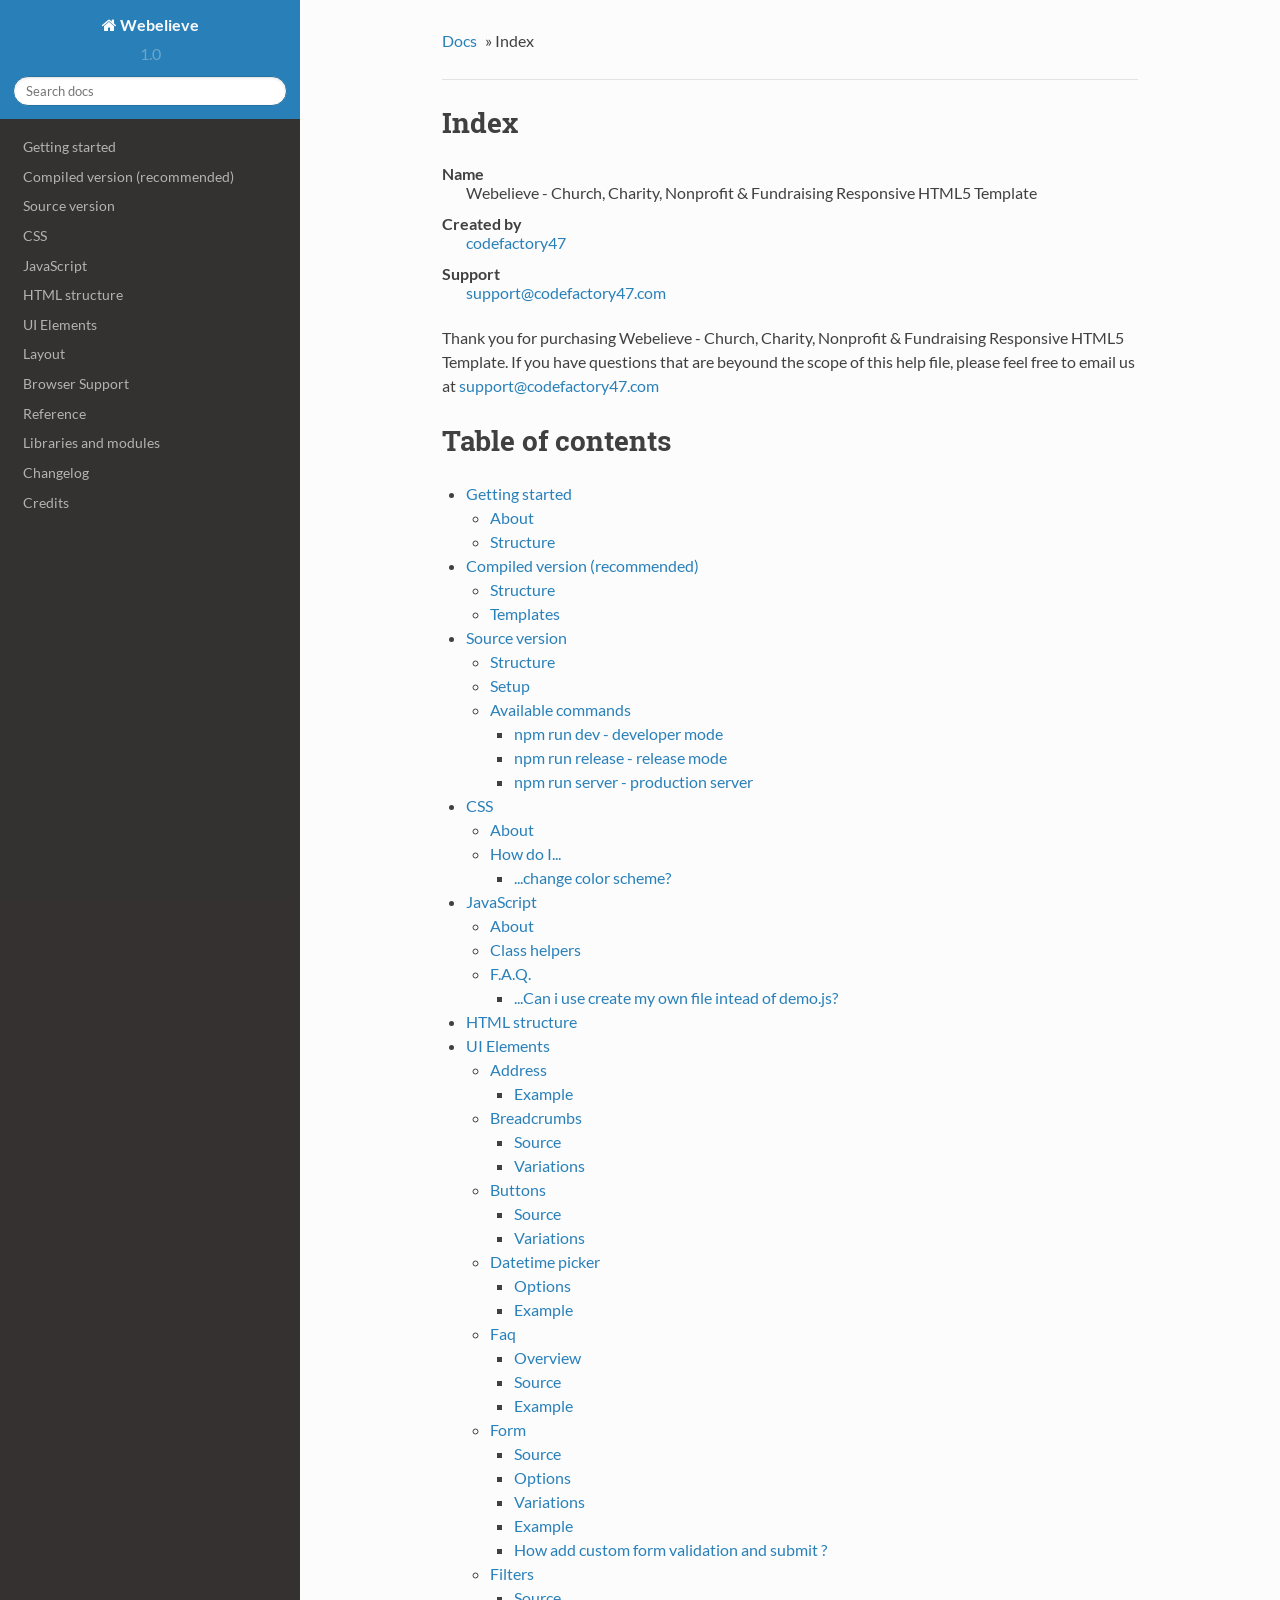
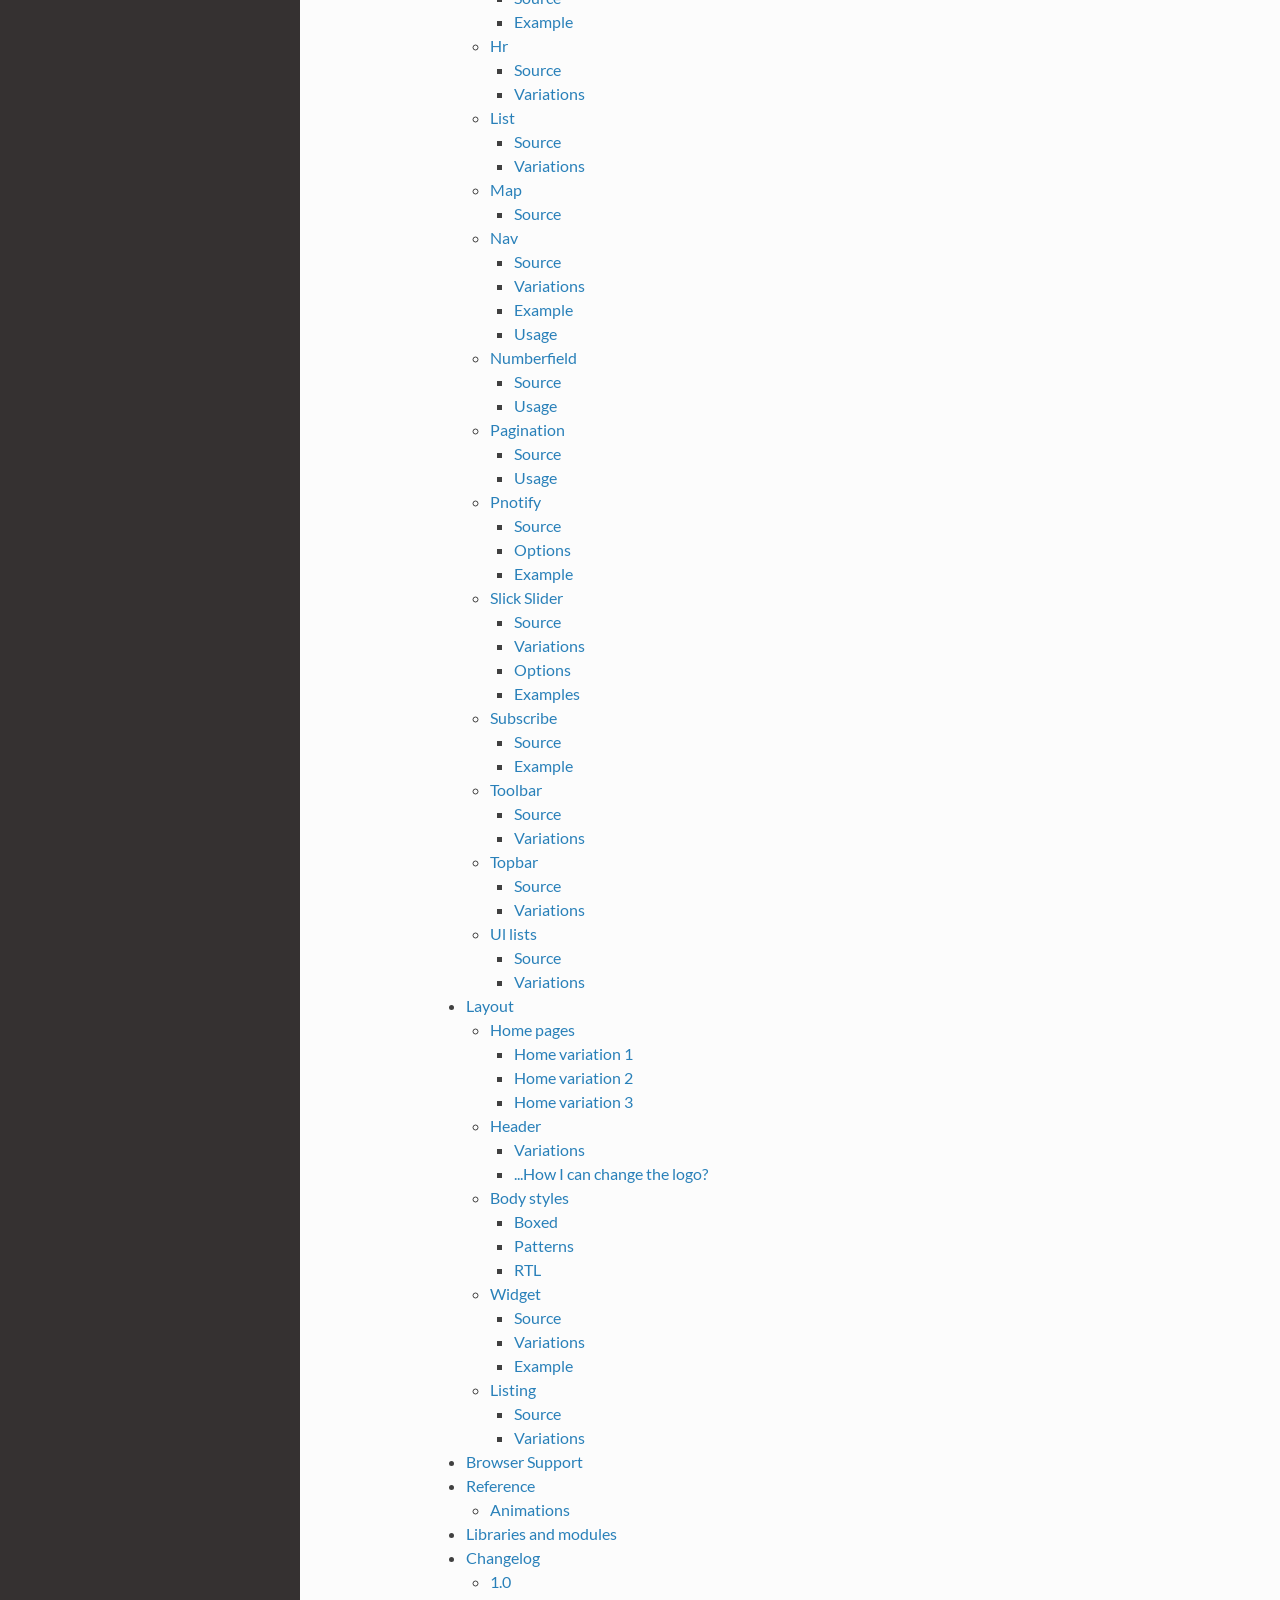
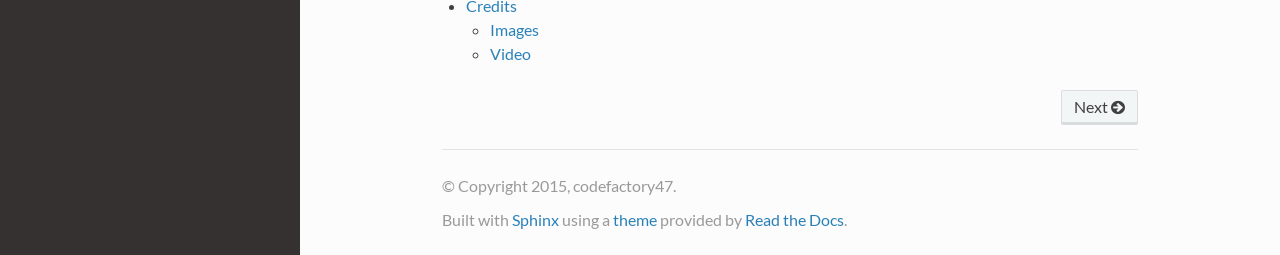
<file: docs/index.html>
<!DOCTYPE html>
<!--[if IE 8]><html class="no-js lt-ie9" lang="en" > <![endif]-->
<!--[if gt IE 8]><!--> <html class="no-js" lang="en" > <!--<![endif]-->
<head>
  <meta charset="utf-8">
  
  <meta name="viewport" content="width=device-width, initial-scale=1.0">
  
  <title>Index &mdash; Webelieve 1.0 documentation</title>
  

  
  
    <link rel="shortcut icon" href="_static/favicon.ico"/>
  

  

  
  
    

  

  
  
    <link rel="stylesheet" href="_static/css/theme.css" type="text/css" />
  

  

  
    <link rel="top" title="Webelieve 1.0 documentation" href="#"/>
        <link rel="next" title="Getting started" href="getting-started.html"/> 

  
  <script src="_static/js/modernizr.min.js"></script>

</head>

<body class="wy-body-for-nav" role="document">

  <div class="wy-grid-for-nav">

    
    <nav data-toggle="wy-nav-shift" class="wy-nav-side">
      <div class="wy-side-scroll">
        <div class="wy-side-nav-search">
          

          
            <a href="#" class="icon icon-home"> Webelieve
          

          
          </a>

          
            
            
              <div class="version">
                1.0
              </div>
            
          

          
<div role="search">
  <form id="rtd-search-form" class="wy-form" action="search.html" method="get">
    <input type="text" name="q" placeholder="Search docs" />
    <input type="hidden" name="check_keywords" value="yes" />
    <input type="hidden" name="area" value="default" />
  </form>
</div>

          
        </div>

        <div class="wy-menu wy-menu-vertical" data-spy="affix" role="navigation" aria-label="main navigation">
          
            
            
                <ul>
<li class="toctree-l1"><a class="reference internal" href="getting-started.html">Getting started</a></li>
<li class="toctree-l1"><a class="reference internal" href="compiled.html">Compiled version (recommended)</a></li>
<li class="toctree-l1"><a class="reference internal" href="source.html">Source version</a></li>
<li class="toctree-l1"><a class="reference internal" href="css.html">CSS</a></li>
<li class="toctree-l1"><a class="reference internal" href="js.html">JavaScript</a></li>
<li class="toctree-l1"><a class="reference internal" href="html.html">HTML structure</a></li>
<li class="toctree-l1"><a class="reference internal" href="ui/index.html">UI Elements</a></li>
<li class="toctree-l1"><a class="reference internal" href="layout/index.html">Layout</a></li>
<li class="toctree-l1"><a class="reference internal" href="browser-support.html">Browser Support</a></li>
<li class="toctree-l1"><a class="reference internal" href="reference.html">Reference</a></li>
<li class="toctree-l1"><a class="reference internal" href="libs.html">Libraries and modules</a></li>
<li class="toctree-l1"><a class="reference internal" href="changelog.html">Changelog</a></li>
<li class="toctree-l1"><a class="reference internal" href="credits.html">Credits</a></li>
</ul>

            
          
        </div>
      </div>
    </nav>

    <section data-toggle="wy-nav-shift" class="wy-nav-content-wrap">

      
      <nav class="wy-nav-top" role="navigation" aria-label="top navigation">
        <i data-toggle="wy-nav-top" class="fa fa-bars"></i>
        <a href="#">Webelieve</a>
      </nav>


      
      <div class="wy-nav-content">
        <div class="rst-content">
          





<div role="navigation" aria-label="breadcrumbs navigation">
  <ul class="wy-breadcrumbs">
    <li><a href="#">Docs</a> &raquo;</li>
      
    <li>Index</li>
      <li class="wy-breadcrumbs-aside">
        
          
        
      </li>
  </ul>
  <hr/>
</div>
          <div role="main" class="document" itemscope="itemscope" itemtype="http://schema.org/Article">
           <div itemprop="articleBody">
            
  <div class="section" id="index">
<h1>Index<a class="headerlink" href="#index" title="Permalink to this headline">¶</a></h1>
<dl class="docutils">
<dt>Name</dt>
<dd>Webelieve - Church, Charity, Nonprofit &amp; Fundraising Responsive HTML5 Template</dd>
<dt>Created by</dt>
<dd><a class="reference external" href="http://codefactory47.com">codefactory47</a></dd>
<dt>Support</dt>
<dd><a class="reference external" href="mailto:support&#37;&#52;&#48;codefactory47&#46;com">support<span>&#64;</span>codefactory47<span>&#46;</span>com</a></dd>
</dl>
<p>Thank you for purchasing Webelieve - Church, Charity, Nonprofit &amp; Fundraising Responsive HTML5 Template.
If you have questions that are beyound the scope of this help file, please
feel free to email us at <a class="reference external" href="mailto:support&#37;&#52;&#48;codefactory47&#46;com">support<span>&#64;</span>codefactory47<span>&#46;</span>com</a></p>
</div>
<div class="section" id="table-of-contents">
<h1>Table of contents<a class="headerlink" href="#table-of-contents" title="Permalink to this headline">¶</a></h1>
<div class="toctree-wrapper compound">
<ul>
<li class="toctree-l1"><a class="reference internal" href="getting-started.html">Getting started</a><ul>
<li class="toctree-l2"><a class="reference internal" href="getting-started.html#about">About</a></li>
<li class="toctree-l2"><a class="reference internal" href="getting-started.html#structure">Structure</a></li>
</ul>
</li>
<li class="toctree-l1"><a class="reference internal" href="compiled.html">Compiled version (recommended)</a><ul>
<li class="toctree-l2"><a class="reference internal" href="compiled.html#structure">Structure</a></li>
<li class="toctree-l2"><a class="reference internal" href="compiled.html#templates">Templates</a></li>
</ul>
</li>
<li class="toctree-l1"><a class="reference internal" href="source.html">Source version</a><ul>
<li class="toctree-l2"><a class="reference internal" href="source.html#structure">Structure</a></li>
<li class="toctree-l2"><a class="reference internal" href="source.html#setup">Setup</a></li>
<li class="toctree-l2"><a class="reference internal" href="source.html#available-commands">Available commands</a><ul>
<li class="toctree-l3"><a class="reference internal" href="source.html#npm-run-dev-developer-mode">npm run dev - developer mode</a></li>
<li class="toctree-l3"><a class="reference internal" href="source.html#npm-run-release-release-mode">npm run release - release mode</a></li>
<li class="toctree-l3"><a class="reference internal" href="source.html#npm-run-server-production-server">npm run server - production server</a></li>
</ul>
</li>
</ul>
</li>
<li class="toctree-l1"><a class="reference internal" href="css.html">CSS</a><ul>
<li class="toctree-l2"><a class="reference internal" href="css.html#about">About</a></li>
<li class="toctree-l2"><a class="reference internal" href="css.html#how-do-i">How do I...</a><ul>
<li class="toctree-l3"><a class="reference internal" href="css.html#change-color-scheme">...change color scheme?</a></li>
</ul>
</li>
</ul>
</li>
<li class="toctree-l1"><a class="reference internal" href="js.html">JavaScript</a><ul>
<li class="toctree-l2"><a class="reference internal" href="js.html#about">About</a></li>
<li class="toctree-l2"><a class="reference internal" href="js.html#class-helpers">Class helpers</a></li>
<li class="toctree-l2"><a class="reference internal" href="js.html#f-a-q">F.A.Q.</a><ul>
<li class="toctree-l3"><a class="reference internal" href="js.html#can-i-use-create-my-own-file-intead-of-demo-js">...Can i use create my own file intead of demo.js?</a></li>
</ul>
</li>
</ul>
</li>
<li class="toctree-l1"><a class="reference internal" href="html.html">HTML structure</a></li>
<li class="toctree-l1"><a class="reference internal" href="ui/index.html">UI Elements</a><ul>
<li class="toctree-l2"><a class="reference internal" href="ui/address.html">Address</a><ul>
<li class="toctree-l3"><a class="reference internal" href="ui/address.html#example">Example</a></li>
</ul>
</li>
<li class="toctree-l2"><a class="reference internal" href="ui/breadcrumbs.html">Breadcrumbs</a><ul>
<li class="toctree-l3"><a class="reference internal" href="ui/breadcrumbs.html#source">Source</a></li>
<li class="toctree-l3"><a class="reference internal" href="ui/breadcrumbs.html#variations">Variations</a></li>
</ul>
</li>
<li class="toctree-l2"><a class="reference internal" href="ui/btn.html">Buttons</a><ul>
<li class="toctree-l3"><a class="reference internal" href="ui/btn.html#source">Source</a></li>
<li class="toctree-l3"><a class="reference internal" href="ui/btn.html#variations">Variations</a></li>
</ul>
</li>
<li class="toctree-l2"><a class="reference internal" href="ui/datetime.html">Datetime picker</a><ul>
<li class="toctree-l3"><a class="reference internal" href="ui/datetime.html#options">Options</a></li>
<li class="toctree-l3"><a class="reference internal" href="ui/datetime.html#example">Example</a></li>
</ul>
</li>
<li class="toctree-l2"><a class="reference internal" href="ui/faq.html">Faq</a><ul>
<li class="toctree-l3"><a class="reference internal" href="ui/faq.html#overview">Overview</a></li>
<li class="toctree-l3"><a class="reference internal" href="ui/faq.html#source">Source</a></li>
<li class="toctree-l3"><a class="reference internal" href="ui/faq.html#example">Example</a></li>
</ul>
</li>
<li class="toctree-l2"><a class="reference internal" href="ui/form.html">Form</a><ul>
<li class="toctree-l3"><a class="reference internal" href="ui/form.html#source">Source</a></li>
<li class="toctree-l3"><a class="reference internal" href="ui/form.html#options">Options</a></li>
<li class="toctree-l3"><a class="reference internal" href="ui/form.html#variations">Variations</a></li>
<li class="toctree-l3"><a class="reference internal" href="ui/form.html#example">Example</a></li>
<li class="toctree-l3"><a class="reference internal" href="ui/form.html#how-add-custom-form-validation-and-submit">How add custom form validation and submit ?</a></li>
</ul>
</li>
<li class="toctree-l2"><a class="reference internal" href="ui/filters.html">Filters</a><ul>
<li class="toctree-l3"><a class="reference internal" href="ui/filters.html#source">Source</a></li>
<li class="toctree-l3"><a class="reference internal" href="ui/filters.html#example">Example</a></li>
</ul>
</li>
<li class="toctree-l2"><a class="reference internal" href="ui/hr.html">Hr</a><ul>
<li class="toctree-l3"><a class="reference internal" href="ui/hr.html#source">Source</a></li>
<li class="toctree-l3"><a class="reference internal" href="ui/hr.html#variations">Variations</a></li>
</ul>
</li>
<li class="toctree-l2"><a class="reference internal" href="ui/list.html">List</a><ul>
<li class="toctree-l3"><a class="reference internal" href="ui/list.html#source">Source</a></li>
<li class="toctree-l3"><a class="reference internal" href="ui/list.html#variations">Variations</a></li>
</ul>
</li>
<li class="toctree-l2"><a class="reference internal" href="ui/map.html">Map</a><ul>
<li class="toctree-l3"><a class="reference internal" href="ui/map.html#source">Source</a></li>
</ul>
</li>
<li class="toctree-l2"><a class="reference internal" href="ui/nav.html">Nav</a><ul>
<li class="toctree-l3"><a class="reference internal" href="ui/nav.html#source">Source</a></li>
<li class="toctree-l3"><a class="reference internal" href="ui/nav.html#variations">Variations</a></li>
<li class="toctree-l3"><a class="reference internal" href="ui/nav.html#example">Example</a></li>
<li class="toctree-l3"><a class="reference internal" href="ui/nav.html#usage">Usage</a></li>
</ul>
</li>
<li class="toctree-l2"><a class="reference internal" href="ui/numberfield.html">Numberfield</a><ul>
<li class="toctree-l3"><a class="reference internal" href="ui/numberfield.html#source">Source</a></li>
<li class="toctree-l3"><a class="reference internal" href="ui/numberfield.html#usage">Usage</a></li>
</ul>
</li>
<li class="toctree-l2"><a class="reference internal" href="ui/pagination.html">Pagination</a><ul>
<li class="toctree-l3"><a class="reference internal" href="ui/pagination.html#source">Source</a></li>
<li class="toctree-l3"><a class="reference internal" href="ui/pagination.html#usage">Usage</a></li>
</ul>
</li>
<li class="toctree-l2"><a class="reference internal" href="ui/pnotify.html">Pnotify</a><ul>
<li class="toctree-l3"><a class="reference internal" href="ui/pnotify.html#source">Source</a></li>
<li class="toctree-l3"><a class="reference internal" href="ui/pnotify.html#options">Options</a></li>
<li class="toctree-l3"><a class="reference internal" href="ui/pnotify.html#example">Example</a></li>
</ul>
</li>
<li class="toctree-l2"><a class="reference internal" href="ui/slider.html">Slick Slider</a><ul>
<li class="toctree-l3"><a class="reference internal" href="ui/slider.html#source">Source</a></li>
<li class="toctree-l3"><a class="reference internal" href="ui/slider.html#variations">Variations</a></li>
<li class="toctree-l3"><a class="reference internal" href="ui/slider.html#options">Options</a></li>
<li class="toctree-l3"><a class="reference internal" href="ui/slider.html#examples">Examples</a></li>
</ul>
</li>
<li class="toctree-l2"><a class="reference internal" href="ui/subscribe.html">Subscribe</a><ul>
<li class="toctree-l3"><a class="reference internal" href="ui/subscribe.html#source">Source</a></li>
<li class="toctree-l3"><a class="reference internal" href="ui/subscribe.html#example">Example</a></li>
</ul>
</li>
<li class="toctree-l2"><a class="reference internal" href="ui/toolbar.html">Toolbar</a><ul>
<li class="toctree-l3"><a class="reference internal" href="ui/toolbar.html#source">Source</a></li>
<li class="toctree-l3"><a class="reference internal" href="ui/toolbar.html#variations">Variations</a></li>
</ul>
</li>
<li class="toctree-l2"><a class="reference internal" href="ui/topbar.html">Topbar</a><ul>
<li class="toctree-l3"><a class="reference internal" href="ui/topbar.html#source">Source</a></li>
<li class="toctree-l3"><a class="reference internal" href="ui/topbar.html#variations">Variations</a></li>
</ul>
</li>
<li class="toctree-l2"><a class="reference internal" href="ui/ul.html">Ul lists</a><ul>
<li class="toctree-l3"><a class="reference internal" href="ui/ul.html#source">Source</a></li>
<li class="toctree-l3"><a class="reference internal" href="ui/ul.html#variations">Variations</a></li>
</ul>
</li>
</ul>
</li>
<li class="toctree-l1"><a class="reference internal" href="layout/index.html">Layout</a><ul>
<li class="toctree-l2"><a class="reference internal" href="layout/home.html">Home pages</a><ul>
<li class="toctree-l3"><a class="reference internal" href="layout/home.html#home-variation-1">Home variation 1</a></li>
<li class="toctree-l3"><a class="reference internal" href="layout/home.html#home-variation-2">Home variation 2</a></li>
<li class="toctree-l3"><a class="reference internal" href="layout/home.html#home-variation-3">Home variation 3</a></li>
</ul>
</li>
<li class="toctree-l2"><a class="reference internal" href="layout/header.html">Header</a><ul>
<li class="toctree-l3"><a class="reference internal" href="layout/header.html#variations">Variations</a></li>
<li class="toctree-l3"><a class="reference internal" href="layout/header.html#how-i-can-change-the-logo">...How I can change the logo?</a></li>
</ul>
</li>
<li class="toctree-l2"><a class="reference internal" href="layout/body.html">Body styles</a><ul>
<li class="toctree-l3"><a class="reference internal" href="layout/body.html#boxed">Boxed</a></li>
<li class="toctree-l3"><a class="reference internal" href="layout/body.html#patterns">Patterns</a></li>
<li class="toctree-l3"><a class="reference internal" href="layout/body.html#rtl">RTL</a></li>
</ul>
</li>
<li class="toctree-l2"><a class="reference internal" href="layout/widget.html">Widget</a><ul>
<li class="toctree-l3"><a class="reference internal" href="layout/widget.html#source">Source</a></li>
<li class="toctree-l3"><a class="reference internal" href="layout/widget.html#variations">Variations</a></li>
<li class="toctree-l3"><a class="reference internal" href="layout/widget.html#example">Example</a></li>
</ul>
</li>
<li class="toctree-l2"><a class="reference internal" href="layout/listing.html">Listing</a><ul>
<li class="toctree-l3"><a class="reference internal" href="layout/listing.html#source">Source</a></li>
<li class="toctree-l3"><a class="reference internal" href="layout/listing.html#variations">Variations</a></li>
</ul>
</li>
</ul>
</li>
<li class="toctree-l1"><a class="reference internal" href="browser-support.html">Browser Support</a></li>
<li class="toctree-l1"><a class="reference internal" href="reference.html">Reference</a><ul>
<li class="toctree-l2"><a class="reference internal" href="reference.html#animations">Animations</a></li>
</ul>
</li>
<li class="toctree-l1"><a class="reference internal" href="libs.html">Libraries and modules</a></li>
<li class="toctree-l1"><a class="reference internal" href="changelog.html">Changelog</a><ul>
<li class="toctree-l2"><a class="reference internal" href="changelog.html#id1">1.0</a></li>
</ul>
</li>
<li class="toctree-l1"><a class="reference internal" href="credits.html">Credits</a><ul>
<li class="toctree-l2"><a class="reference internal" href="credits.html#images">Images</a></li>
<li class="toctree-l2"><a class="reference internal" href="credits.html#video">Video</a></li>
</ul>
</li>
</ul>
</div>
</div>


           </div>
          </div>
          <footer>
  
    <div class="rst-footer-buttons" role="navigation" aria-label="footer navigation">
      
        <a href="getting-started.html" class="btn btn-neutral float-right" title="Getting started" accesskey="n">Next <span class="fa fa-arrow-circle-right"></span></a>
      
      
    </div>
  

  <hr/>

  <div role="contentinfo">
    <p>
        &copy; Copyright 2015, codefactory47.

    </p>
  </div>
  Built with <a href="http://sphinx-doc.org/">Sphinx</a> using a <a href="https://github.com/snide/sphinx_rtd_theme">theme</a> provided by <a href="https://readthedocs.org">Read the Docs</a>. 

</footer>

        </div>
      </div>

    </section>

  </div>
  


  

    <script type="text/javascript">
        var DOCUMENTATION_OPTIONS = {
            URL_ROOT:'./',
            VERSION:'1.0',
            COLLAPSE_INDEX:false,
            FILE_SUFFIX:'.html',
            HAS_SOURCE:  true
        };
    </script>
      <script type="text/javascript" src="_static/jquery.js"></script>
      <script type="text/javascript" src="_static/underscore.js"></script>
      <script type="text/javascript" src="_static/doctools.js"></script>

  

  
  
    <script type="text/javascript" src="_static/js/theme.js"></script>
  

  
  
  <script type="text/javascript">
      jQuery(function () {
          SphinxRtdTheme.StickyNav.enable();
      });
  </script>
   

</body>
</html>
</file>
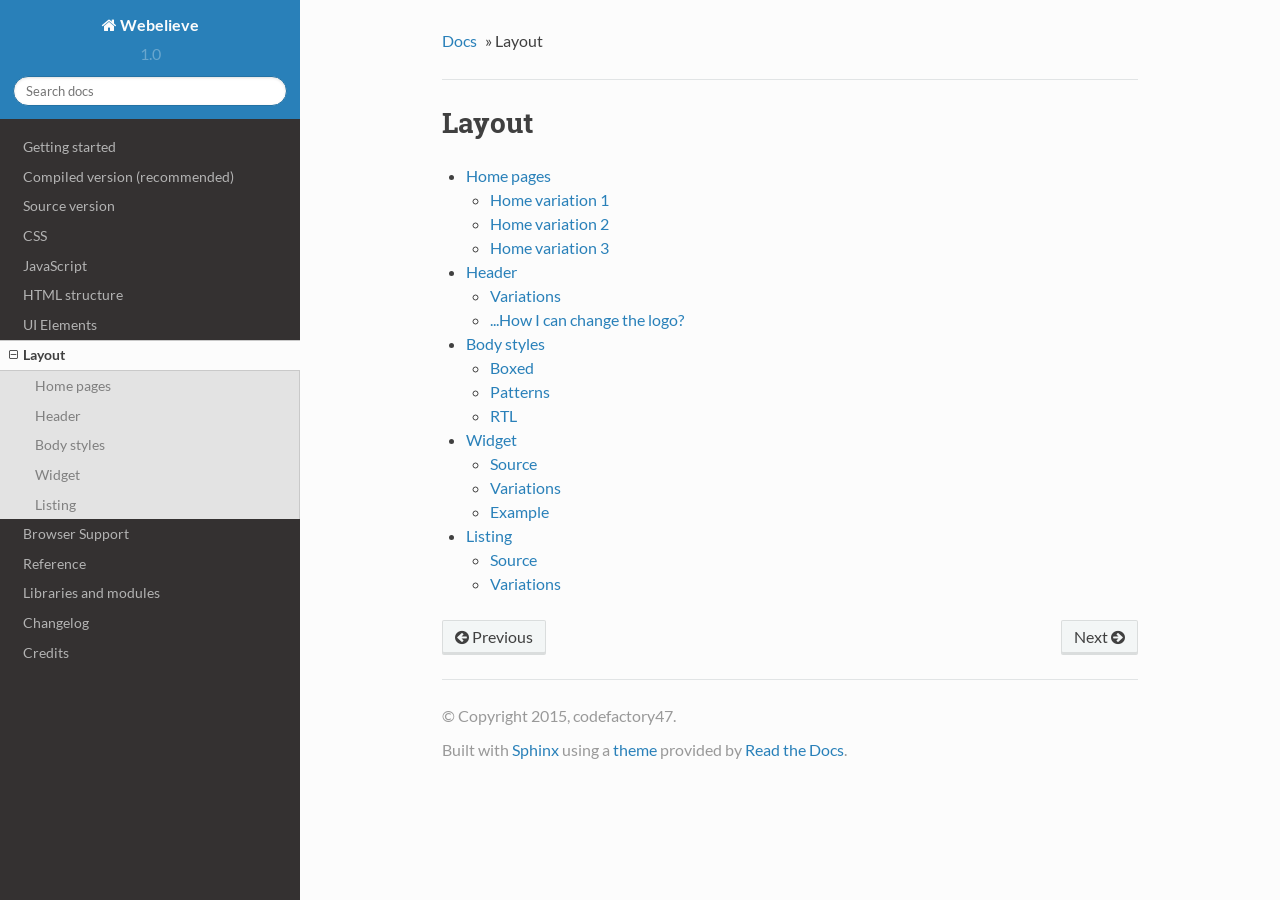
<file: docs/layout/index.html>
<!DOCTYPE html>
<!--[if IE 8]><html class="no-js lt-ie9" lang="en" > <![endif]-->
<!--[if gt IE 8]><!--> <html class="no-js" lang="en" > <!--<![endif]-->
<head>
  <meta charset="utf-8">
  
  <meta name="viewport" content="width=device-width, initial-scale=1.0">
  
  <title>Layout &mdash; Webelieve 1.0 documentation</title>
  

  
  
    <link rel="shortcut icon" href="../_static/favicon.ico"/>
  

  

  
  
    

  

  
  
    <link rel="stylesheet" href="../_static/css/theme.css" type="text/css" />
  

  

  
    <link rel="top" title="Webelieve 1.0 documentation" href="../index.html"/>
        <link rel="next" title="Home pages" href="home.html"/>
        <link rel="prev" title="Ul lists" href="../ui/ul.html"/> 

  
  <script src="../_static/js/modernizr.min.js"></script>

</head>

<body class="wy-body-for-nav" role="document">

  <div class="wy-grid-for-nav">

    
    <nav data-toggle="wy-nav-shift" class="wy-nav-side">
      <div class="wy-side-scroll">
        <div class="wy-side-nav-search">
          

          
            <a href="../index.html" class="icon icon-home"> Webelieve
          

          
          </a>

          
            
            
              <div class="version">
                1.0
              </div>
            
          

          
<div role="search">
  <form id="rtd-search-form" class="wy-form" action="../search.html" method="get">
    <input type="text" name="q" placeholder="Search docs" />
    <input type="hidden" name="check_keywords" value="yes" />
    <input type="hidden" name="area" value="default" />
  </form>
</div>

          
        </div>

        <div class="wy-menu wy-menu-vertical" data-spy="affix" role="navigation" aria-label="main navigation">
          
            
            
                <ul class="current">
<li class="toctree-l1"><a class="reference internal" href="../getting-started.html">Getting started</a></li>
<li class="toctree-l1"><a class="reference internal" href="../compiled.html">Compiled version (recommended)</a></li>
<li class="toctree-l1"><a class="reference internal" href="../source.html">Source version</a></li>
<li class="toctree-l1"><a class="reference internal" href="../css.html">CSS</a></li>
<li class="toctree-l1"><a class="reference internal" href="../js.html">JavaScript</a></li>
<li class="toctree-l1"><a class="reference internal" href="../html.html">HTML structure</a></li>
<li class="toctree-l1"><a class="reference internal" href="../ui/index.html">UI Elements</a></li>
<li class="toctree-l1 current"><a class="current reference internal" href="">Layout</a><ul>
<li class="toctree-l2"><a class="reference internal" href="home.html">Home pages</a></li>
<li class="toctree-l2"><a class="reference internal" href="header.html">Header</a></li>
<li class="toctree-l2"><a class="reference internal" href="body.html">Body styles</a></li>
<li class="toctree-l2"><a class="reference internal" href="widget.html">Widget</a></li>
<li class="toctree-l2"><a class="reference internal" href="listing.html">Listing</a></li>
</ul>
</li>
<li class="toctree-l1"><a class="reference internal" href="../browser-support.html">Browser Support</a></li>
<li class="toctree-l1"><a class="reference internal" href="../reference.html">Reference</a></li>
<li class="toctree-l1"><a class="reference internal" href="../libs.html">Libraries and modules</a></li>
<li class="toctree-l1"><a class="reference internal" href="../changelog.html">Changelog</a></li>
<li class="toctree-l1"><a class="reference internal" href="../credits.html">Credits</a></li>
</ul>

            
          
        </div>
      </div>
    </nav>

    <section data-toggle="wy-nav-shift" class="wy-nav-content-wrap">

      
      <nav class="wy-nav-top" role="navigation" aria-label="top navigation">
        <i data-toggle="wy-nav-top" class="fa fa-bars"></i>
        <a href="../index.html">Webelieve</a>
      </nav>


      
      <div class="wy-nav-content">
        <div class="rst-content">
          





<div role="navigation" aria-label="breadcrumbs navigation">
  <ul class="wy-breadcrumbs">
    <li><a href="../index.html">Docs</a> &raquo;</li>
      
    <li>Layout</li>
      <li class="wy-breadcrumbs-aside">
        
          
        
      </li>
  </ul>
  <hr/>
</div>
          <div role="main" class="document" itemscope="itemscope" itemtype="http://schema.org/Article">
           <div itemprop="articleBody">
            
  <div class="section" id="layout">
<h1>Layout<a class="headerlink" href="#layout" title="Permalink to this headline">¶</a></h1>
<div class="toctree-wrapper compound">
<ul>
<li class="toctree-l1"><a class="reference internal" href="home.html">Home pages</a><ul>
<li class="toctree-l2"><a class="reference internal" href="home.html#home-variation-1">Home variation 1</a></li>
<li class="toctree-l2"><a class="reference internal" href="home.html#home-variation-2">Home variation 2</a></li>
<li class="toctree-l2"><a class="reference internal" href="home.html#home-variation-3">Home variation 3</a></li>
</ul>
</li>
<li class="toctree-l1"><a class="reference internal" href="header.html">Header</a><ul>
<li class="toctree-l2"><a class="reference internal" href="header.html#variations">Variations</a></li>
<li class="toctree-l2"><a class="reference internal" href="header.html#how-i-can-change-the-logo">...How I can change the logo?</a></li>
</ul>
</li>
<li class="toctree-l1"><a class="reference internal" href="body.html">Body styles</a><ul>
<li class="toctree-l2"><a class="reference internal" href="body.html#boxed">Boxed</a></li>
<li class="toctree-l2"><a class="reference internal" href="body.html#patterns">Patterns</a></li>
<li class="toctree-l2"><a class="reference internal" href="body.html#rtl">RTL</a></li>
</ul>
</li>
<li class="toctree-l1"><a class="reference internal" href="widget.html">Widget</a><ul>
<li class="toctree-l2"><a class="reference internal" href="widget.html#source">Source</a></li>
<li class="toctree-l2"><a class="reference internal" href="widget.html#variations">Variations</a></li>
<li class="toctree-l2"><a class="reference internal" href="widget.html#example">Example</a></li>
</ul>
</li>
<li class="toctree-l1"><a class="reference internal" href="listing.html">Listing</a><ul>
<li class="toctree-l2"><a class="reference internal" href="listing.html#source">Source</a></li>
<li class="toctree-l2"><a class="reference internal" href="listing.html#variations">Variations</a></li>
</ul>
</li>
</ul>
</div>
</div>


           </div>
          </div>
          <footer>
  
    <div class="rst-footer-buttons" role="navigation" aria-label="footer navigation">
      
        <a href="home.html" class="btn btn-neutral float-right" title="Home pages" accesskey="n">Next <span class="fa fa-arrow-circle-right"></span></a>
      
      
        <a href="../ui/ul.html" class="btn btn-neutral" title="Ul lists" accesskey="p"><span class="fa fa-arrow-circle-left"></span> Previous</a>
      
    </div>
  

  <hr/>

  <div role="contentinfo">
    <p>
        &copy; Copyright 2015, codefactory47.

    </p>
  </div>
  Built with <a href="http://sphinx-doc.org/">Sphinx</a> using a <a href="https://github.com/snide/sphinx_rtd_theme">theme</a> provided by <a href="https://readthedocs.org">Read the Docs</a>. 

</footer>

        </div>
      </div>

    </section>

  </div>
  


  

    <script type="text/javascript">
        var DOCUMENTATION_OPTIONS = {
            URL_ROOT:'../',
            VERSION:'1.0',
            COLLAPSE_INDEX:false,
            FILE_SUFFIX:'.html',
            HAS_SOURCE:  true
        };
    </script>
      <script type="text/javascript" src="../_static/jquery.js"></script>
      <script type="text/javascript" src="../_static/underscore.js"></script>
      <script type="text/javascript" src="../_static/doctools.js"></script>

  

  
  
    <script type="text/javascript" src="../_static/js/theme.js"></script>
  

  
  
  <script type="text/javascript">
      jQuery(function () {
          SphinxRtdTheme.StickyNav.enable();
      });
  </script>
   

</body>
</html>
</file>
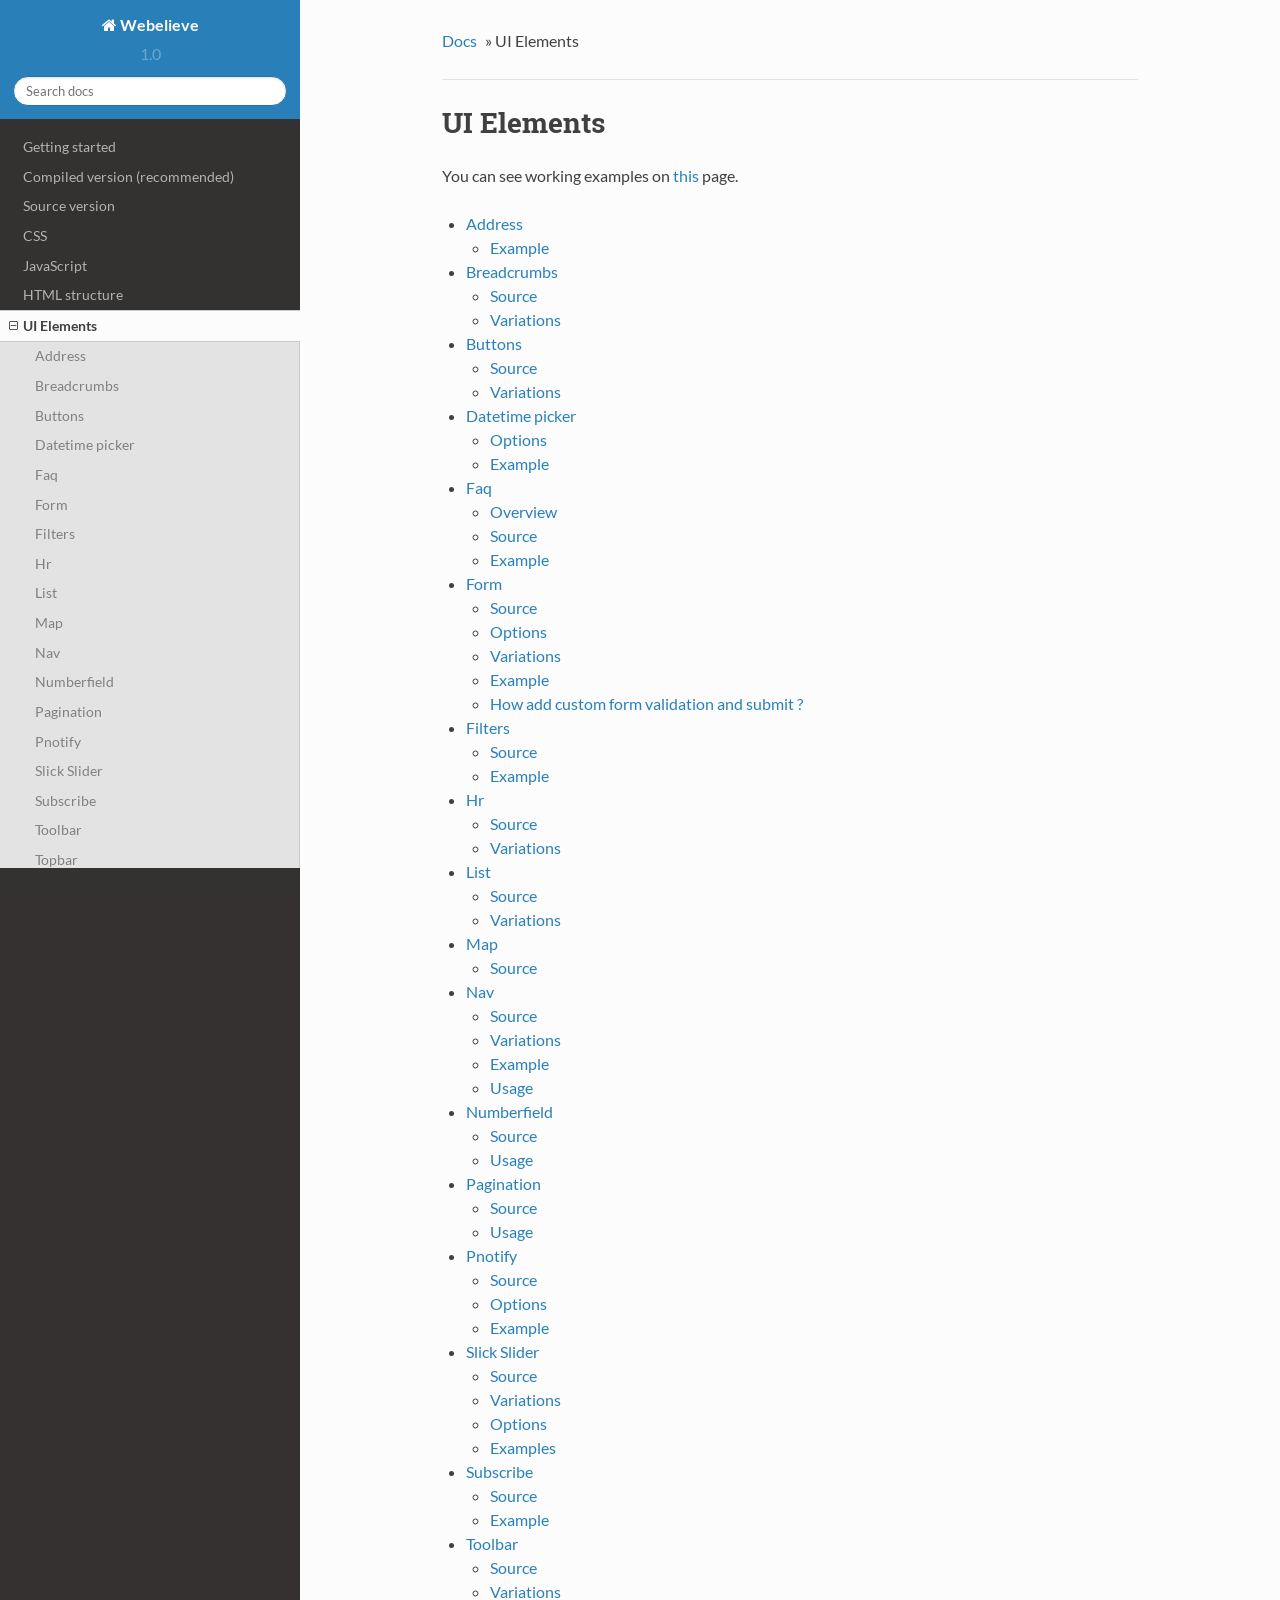
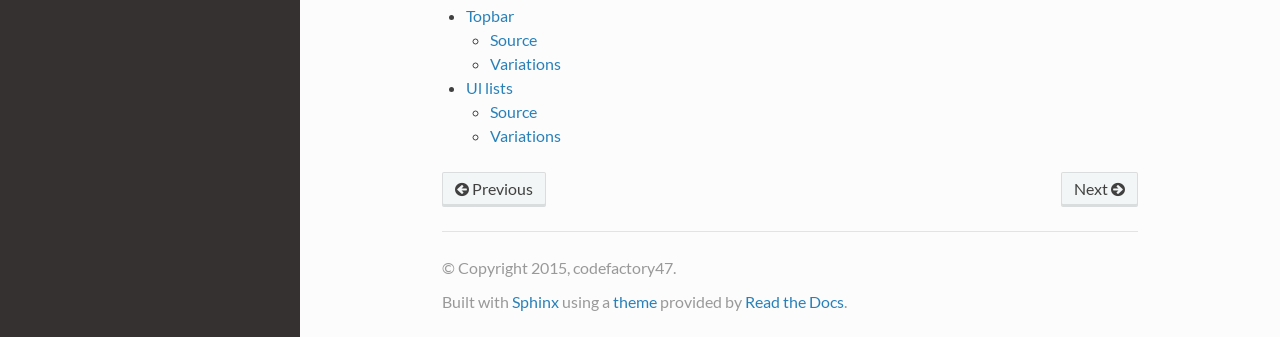
<file: docs/ui/index.html>
<!DOCTYPE html>
<!--[if IE 8]><html class="no-js lt-ie9" lang="en" > <![endif]-->
<!--[if gt IE 8]><!--> <html class="no-js" lang="en" > <!--<![endif]-->
<head>
  <meta charset="utf-8">
  
  <meta name="viewport" content="width=device-width, initial-scale=1.0">
  
  <title>UI Elements &mdash; Webelieve 1.0 documentation</title>
  

  
  
    <link rel="shortcut icon" href="../_static/favicon.ico"/>
  

  

  
  
    

  

  
  
    <link rel="stylesheet" href="../_static/css/theme.css" type="text/css" />
  

  

  
    <link rel="top" title="Webelieve 1.0 documentation" href="../index.html"/>
        <link rel="next" title="Address" href="address.html"/>
        <link rel="prev" title="HTML structure" href="../html.html"/> 

  
  <script src="../_static/js/modernizr.min.js"></script>

</head>

<body class="wy-body-for-nav" role="document">

  <div class="wy-grid-for-nav">

    
    <nav data-toggle="wy-nav-shift" class="wy-nav-side">
      <div class="wy-side-scroll">
        <div class="wy-side-nav-search">
          

          
            <a href="../index.html" class="icon icon-home"> Webelieve
          

          
          </a>

          
            
            
              <div class="version">
                1.0
              </div>
            
          

          
<div role="search">
  <form id="rtd-search-form" class="wy-form" action="../search.html" method="get">
    <input type="text" name="q" placeholder="Search docs" />
    <input type="hidden" name="check_keywords" value="yes" />
    <input type="hidden" name="area" value="default" />
  </form>
</div>

          
        </div>

        <div class="wy-menu wy-menu-vertical" data-spy="affix" role="navigation" aria-label="main navigation">
          
            
            
                <ul class="current">
<li class="toctree-l1"><a class="reference internal" href="../getting-started.html">Getting started</a></li>
<li class="toctree-l1"><a class="reference internal" href="../compiled.html">Compiled version (recommended)</a></li>
<li class="toctree-l1"><a class="reference internal" href="../source.html">Source version</a></li>
<li class="toctree-l1"><a class="reference internal" href="../css.html">CSS</a></li>
<li class="toctree-l1"><a class="reference internal" href="../js.html">JavaScript</a></li>
<li class="toctree-l1"><a class="reference internal" href="../html.html">HTML structure</a></li>
<li class="toctree-l1 current"><a class="current reference internal" href="">UI Elements</a><ul>
<li class="toctree-l2"><a class="reference internal" href="address.html">Address</a></li>
<li class="toctree-l2"><a class="reference internal" href="breadcrumbs.html">Breadcrumbs</a></li>
<li class="toctree-l2"><a class="reference internal" href="btn.html">Buttons</a></li>
<li class="toctree-l2"><a class="reference internal" href="datetime.html">Datetime picker</a></li>
<li class="toctree-l2"><a class="reference internal" href="faq.html">Faq</a></li>
<li class="toctree-l2"><a class="reference internal" href="form.html">Form</a></li>
<li class="toctree-l2"><a class="reference internal" href="filters.html">Filters</a></li>
<li class="toctree-l2"><a class="reference internal" href="hr.html">Hr</a></li>
<li class="toctree-l2"><a class="reference internal" href="list.html">List</a></li>
<li class="toctree-l2"><a class="reference internal" href="map.html">Map</a></li>
<li class="toctree-l2"><a class="reference internal" href="nav.html">Nav</a></li>
<li class="toctree-l2"><a class="reference internal" href="numberfield.html">Numberfield</a></li>
<li class="toctree-l2"><a class="reference internal" href="pagination.html">Pagination</a></li>
<li class="toctree-l2"><a class="reference internal" href="pnotify.html">Pnotify</a></li>
<li class="toctree-l2"><a class="reference internal" href="slider.html">Slick Slider</a></li>
<li class="toctree-l2"><a class="reference internal" href="subscribe.html">Subscribe</a></li>
<li class="toctree-l2"><a class="reference internal" href="toolbar.html">Toolbar</a></li>
<li class="toctree-l2"><a class="reference internal" href="topbar.html">Topbar</a></li>
<li class="toctree-l2"><a class="reference internal" href="ul.html">Ul lists</a></li>
</ul>
</li>
<li class="toctree-l1"><a class="reference internal" href="../layout/index.html">Layout</a></li>
<li class="toctree-l1"><a class="reference internal" href="../browser-support.html">Browser Support</a></li>
<li class="toctree-l1"><a class="reference internal" href="../reference.html">Reference</a></li>
<li class="toctree-l1"><a class="reference internal" href="../libs.html">Libraries and modules</a></li>
<li class="toctree-l1"><a class="reference internal" href="../changelog.html">Changelog</a></li>
<li class="toctree-l1"><a class="reference internal" href="../credits.html">Credits</a></li>
</ul>

            
          
        </div>
      </div>
    </nav>

    <section data-toggle="wy-nav-shift" class="wy-nav-content-wrap">

      
      <nav class="wy-nav-top" role="navigation" aria-label="top navigation">
        <i data-toggle="wy-nav-top" class="fa fa-bars"></i>
        <a href="../index.html">Webelieve</a>
      </nav>


      
      <div class="wy-nav-content">
        <div class="rst-content">
          





<div role="navigation" aria-label="breadcrumbs navigation">
  <ul class="wy-breadcrumbs">
    <li><a href="../index.html">Docs</a> &raquo;</li>
      
    <li>UI Elements</li>
      <li class="wy-breadcrumbs-aside">
        
          
        
      </li>
  </ul>
  <hr/>
</div>
          <div role="main" class="document" itemscope="itemscope" itemtype="http://schema.org/Article">
           <div itemprop="articleBody">
            
  <div class="section" id="ui-elements">
<h1>UI Elements<a class="headerlink" href="#ui-elements" title="Permalink to this headline">¶</a></h1>
<p>You can see working examples on <a class="reference external" href="http://demo.codefactory47.com/webelive/feature_ui.html">this</a> page.</p>
<div class="toctree-wrapper compound">
<ul>
<li class="toctree-l1"><a class="reference internal" href="address.html">Address</a><ul>
<li class="toctree-l2"><a class="reference internal" href="address.html#example">Example</a></li>
</ul>
</li>
<li class="toctree-l1"><a class="reference internal" href="breadcrumbs.html">Breadcrumbs</a><ul>
<li class="toctree-l2"><a class="reference internal" href="breadcrumbs.html#source">Source</a></li>
<li class="toctree-l2"><a class="reference internal" href="breadcrumbs.html#variations">Variations</a></li>
</ul>
</li>
<li class="toctree-l1"><a class="reference internal" href="btn.html">Buttons</a><ul>
<li class="toctree-l2"><a class="reference internal" href="btn.html#source">Source</a></li>
<li class="toctree-l2"><a class="reference internal" href="btn.html#variations">Variations</a></li>
</ul>
</li>
<li class="toctree-l1"><a class="reference internal" href="datetime.html">Datetime picker</a><ul>
<li class="toctree-l2"><a class="reference internal" href="datetime.html#options">Options</a></li>
<li class="toctree-l2"><a class="reference internal" href="datetime.html#example">Example</a></li>
</ul>
</li>
<li class="toctree-l1"><a class="reference internal" href="faq.html">Faq</a><ul>
<li class="toctree-l2"><a class="reference internal" href="faq.html#overview">Overview</a></li>
<li class="toctree-l2"><a class="reference internal" href="faq.html#source">Source</a></li>
<li class="toctree-l2"><a class="reference internal" href="faq.html#example">Example</a></li>
</ul>
</li>
<li class="toctree-l1"><a class="reference internal" href="form.html">Form</a><ul>
<li class="toctree-l2"><a class="reference internal" href="form.html#source">Source</a></li>
<li class="toctree-l2"><a class="reference internal" href="form.html#options">Options</a></li>
<li class="toctree-l2"><a class="reference internal" href="form.html#variations">Variations</a></li>
<li class="toctree-l2"><a class="reference internal" href="form.html#example">Example</a></li>
<li class="toctree-l2"><a class="reference internal" href="form.html#how-add-custom-form-validation-and-submit">How add custom form validation and submit ?</a></li>
</ul>
</li>
<li class="toctree-l1"><a class="reference internal" href="filters.html">Filters</a><ul>
<li class="toctree-l2"><a class="reference internal" href="filters.html#source">Source</a></li>
<li class="toctree-l2"><a class="reference internal" href="filters.html#example">Example</a></li>
</ul>
</li>
<li class="toctree-l1"><a class="reference internal" href="hr.html">Hr</a><ul>
<li class="toctree-l2"><a class="reference internal" href="hr.html#source">Source</a></li>
<li class="toctree-l2"><a class="reference internal" href="hr.html#variations">Variations</a></li>
</ul>
</li>
<li class="toctree-l1"><a class="reference internal" href="list.html">List</a><ul>
<li class="toctree-l2"><a class="reference internal" href="list.html#source">Source</a></li>
<li class="toctree-l2"><a class="reference internal" href="list.html#variations">Variations</a></li>
</ul>
</li>
<li class="toctree-l1"><a class="reference internal" href="map.html">Map</a><ul>
<li class="toctree-l2"><a class="reference internal" href="map.html#source">Source</a></li>
</ul>
</li>
<li class="toctree-l1"><a class="reference internal" href="nav.html">Nav</a><ul>
<li class="toctree-l2"><a class="reference internal" href="nav.html#source">Source</a></li>
<li class="toctree-l2"><a class="reference internal" href="nav.html#variations">Variations</a></li>
<li class="toctree-l2"><a class="reference internal" href="nav.html#example">Example</a></li>
<li class="toctree-l2"><a class="reference internal" href="nav.html#usage">Usage</a></li>
</ul>
</li>
<li class="toctree-l1"><a class="reference internal" href="numberfield.html">Numberfield</a><ul>
<li class="toctree-l2"><a class="reference internal" href="numberfield.html#source">Source</a></li>
<li class="toctree-l2"><a class="reference internal" href="numberfield.html#usage">Usage</a></li>
</ul>
</li>
<li class="toctree-l1"><a class="reference internal" href="pagination.html">Pagination</a><ul>
<li class="toctree-l2"><a class="reference internal" href="pagination.html#source">Source</a></li>
<li class="toctree-l2"><a class="reference internal" href="pagination.html#usage">Usage</a></li>
</ul>
</li>
<li class="toctree-l1"><a class="reference internal" href="pnotify.html">Pnotify</a><ul>
<li class="toctree-l2"><a class="reference internal" href="pnotify.html#source">Source</a></li>
<li class="toctree-l2"><a class="reference internal" href="pnotify.html#options">Options</a></li>
<li class="toctree-l2"><a class="reference internal" href="pnotify.html#example">Example</a></li>
</ul>
</li>
<li class="toctree-l1"><a class="reference internal" href="slider.html">Slick Slider</a><ul>
<li class="toctree-l2"><a class="reference internal" href="slider.html#source">Source</a></li>
<li class="toctree-l2"><a class="reference internal" href="slider.html#variations">Variations</a></li>
<li class="toctree-l2"><a class="reference internal" href="slider.html#options">Options</a></li>
<li class="toctree-l2"><a class="reference internal" href="slider.html#examples">Examples</a></li>
</ul>
</li>
<li class="toctree-l1"><a class="reference internal" href="subscribe.html">Subscribe</a><ul>
<li class="toctree-l2"><a class="reference internal" href="subscribe.html#source">Source</a></li>
<li class="toctree-l2"><a class="reference internal" href="subscribe.html#example">Example</a></li>
</ul>
</li>
<li class="toctree-l1"><a class="reference internal" href="toolbar.html">Toolbar</a><ul>
<li class="toctree-l2"><a class="reference internal" href="toolbar.html#source">Source</a></li>
<li class="toctree-l2"><a class="reference internal" href="toolbar.html#variations">Variations</a></li>
</ul>
</li>
<li class="toctree-l1"><a class="reference internal" href="topbar.html">Topbar</a><ul>
<li class="toctree-l2"><a class="reference internal" href="topbar.html#source">Source</a></li>
<li class="toctree-l2"><a class="reference internal" href="topbar.html#variations">Variations</a></li>
</ul>
</li>
<li class="toctree-l1"><a class="reference internal" href="ul.html">Ul lists</a><ul>
<li class="toctree-l2"><a class="reference internal" href="ul.html#source">Source</a></li>
<li class="toctree-l2"><a class="reference internal" href="ul.html#variations">Variations</a></li>
</ul>
</li>
</ul>
</div>
</div>


           </div>
          </div>
          <footer>
  
    <div class="rst-footer-buttons" role="navigation" aria-label="footer navigation">
      
        <a href="address.html" class="btn btn-neutral float-right" title="Address" accesskey="n">Next <span class="fa fa-arrow-circle-right"></span></a>
      
      
        <a href="../html.html" class="btn btn-neutral" title="HTML structure" accesskey="p"><span class="fa fa-arrow-circle-left"></span> Previous</a>
      
    </div>
  

  <hr/>

  <div role="contentinfo">
    <p>
        &copy; Copyright 2015, codefactory47.

    </p>
  </div>
  Built with <a href="http://sphinx-doc.org/">Sphinx</a> using a <a href="https://github.com/snide/sphinx_rtd_theme">theme</a> provided by <a href="https://readthedocs.org">Read the Docs</a>. 

</footer>

        </div>
      </div>

    </section>

  </div>
  


  

    <script type="text/javascript">
        var DOCUMENTATION_OPTIONS = {
            URL_ROOT:'../',
            VERSION:'1.0',
            COLLAPSE_INDEX:false,
            FILE_SUFFIX:'.html',
            HAS_SOURCE:  true
        };
    </script>
      <script type="text/javascript" src="../_static/jquery.js"></script>
      <script type="text/javascript" src="../_static/underscore.js"></script>
      <script type="text/javascript" src="../_static/doctools.js"></script>

  

  
  
    <script type="text/javascript" src="../_static/js/theme.js"></script>
  

  
  
  <script type="text/javascript">
      jQuery(function () {
          SphinxRtdTheme.StickyNav.enable();
      });
  </script>
   

</body>
</html>
</file>
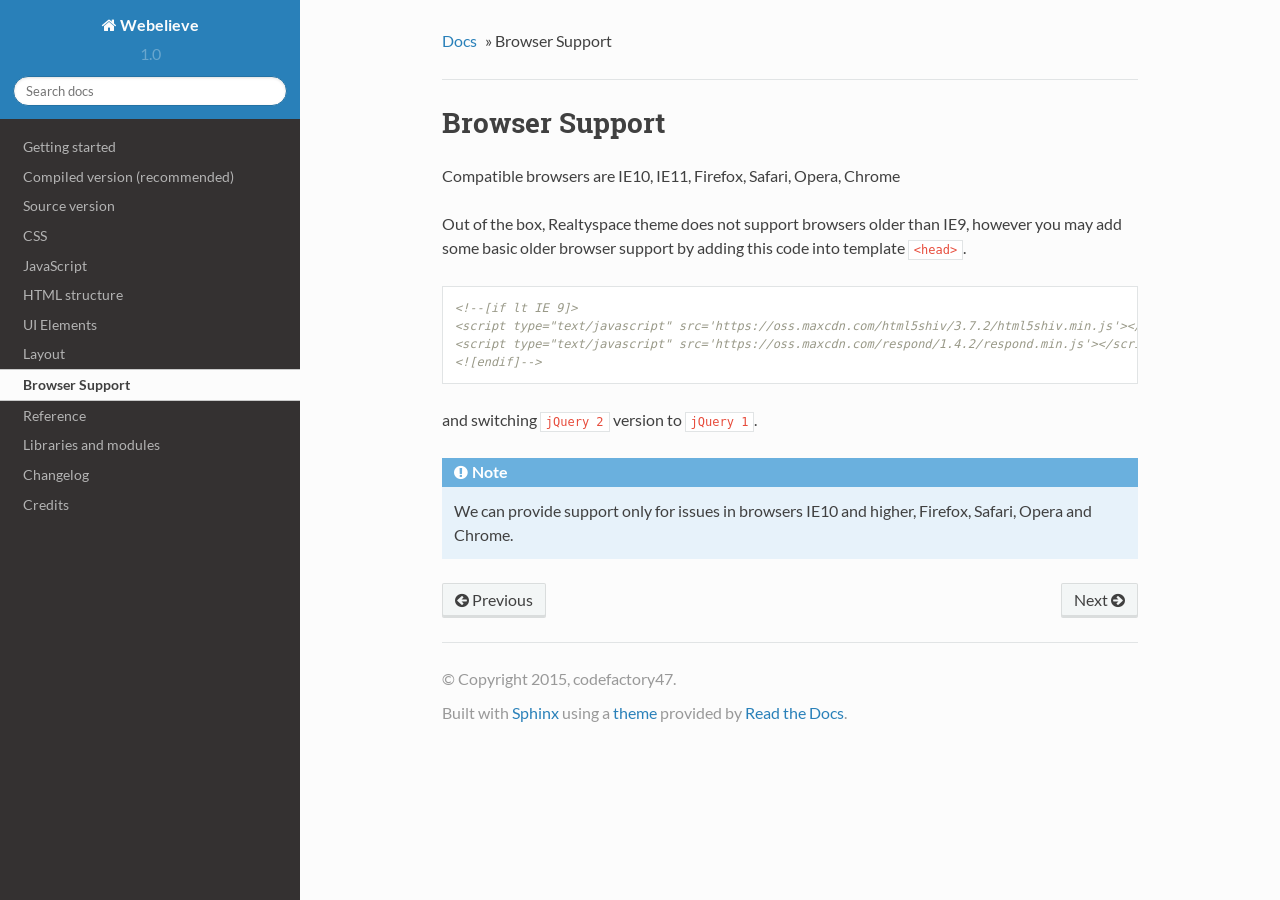
<file: docs/browser-support.html>
<!DOCTYPE html>
<!--[if IE 8]><html class="no-js lt-ie9" lang="en" > <![endif]-->
<!--[if gt IE 8]><!--> <html class="no-js" lang="en" > <!--<![endif]-->
<head>
  <meta charset="utf-8">
  
  <meta name="viewport" content="width=device-width, initial-scale=1.0">
  
  <title>Browser Support &mdash; Webelieve 1.0 documentation</title>
  

  
  
    <link rel="shortcut icon" href="_static/favicon.ico"/>
  

  

  
  
    

  

  
  
    <link rel="stylesheet" href="_static/css/theme.css" type="text/css" />
  

  

  
    <link rel="top" title="Webelieve 1.0 documentation" href="index.html"/>
        <link rel="next" title="Reference" href="reference.html"/>
        <link rel="prev" title="Listing" href="layout/listing.html"/> 

  
  <script src="_static/js/modernizr.min.js"></script>

</head>

<body class="wy-body-for-nav" role="document">

  <div class="wy-grid-for-nav">

    
    <nav data-toggle="wy-nav-shift" class="wy-nav-side">
      <div class="wy-side-scroll">
        <div class="wy-side-nav-search">
          

          
            <a href="index.html" class="icon icon-home"> Webelieve
          

          
          </a>

          
            
            
              <div class="version">
                1.0
              </div>
            
          

          
<div role="search">
  <form id="rtd-search-form" class="wy-form" action="search.html" method="get">
    <input type="text" name="q" placeholder="Search docs" />
    <input type="hidden" name="check_keywords" value="yes" />
    <input type="hidden" name="area" value="default" />
  </form>
</div>

          
        </div>

        <div class="wy-menu wy-menu-vertical" data-spy="affix" role="navigation" aria-label="main navigation">
          
            
            
                <ul class="current">
<li class="toctree-l1"><a class="reference internal" href="getting-started.html">Getting started</a></li>
<li class="toctree-l1"><a class="reference internal" href="compiled.html">Compiled version (recommended)</a></li>
<li class="toctree-l1"><a class="reference internal" href="source.html">Source version</a></li>
<li class="toctree-l1"><a class="reference internal" href="css.html">CSS</a></li>
<li class="toctree-l1"><a class="reference internal" href="js.html">JavaScript</a></li>
<li class="toctree-l1"><a class="reference internal" href="html.html">HTML structure</a></li>
<li class="toctree-l1"><a class="reference internal" href="ui/index.html">UI Elements</a></li>
<li class="toctree-l1"><a class="reference internal" href="layout/index.html">Layout</a></li>
<li class="toctree-l1 current"><a class="current reference internal" href="">Browser Support</a></li>
<li class="toctree-l1"><a class="reference internal" href="reference.html">Reference</a></li>
<li class="toctree-l1"><a class="reference internal" href="libs.html">Libraries and modules</a></li>
<li class="toctree-l1"><a class="reference internal" href="changelog.html">Changelog</a></li>
<li class="toctree-l1"><a class="reference internal" href="credits.html">Credits</a></li>
</ul>

            
          
        </div>
      </div>
    </nav>

    <section data-toggle="wy-nav-shift" class="wy-nav-content-wrap">

      
      <nav class="wy-nav-top" role="navigation" aria-label="top navigation">
        <i data-toggle="wy-nav-top" class="fa fa-bars"></i>
        <a href="index.html">Webelieve</a>
      </nav>


      
      <div class="wy-nav-content">
        <div class="rst-content">
          





<div role="navigation" aria-label="breadcrumbs navigation">
  <ul class="wy-breadcrumbs">
    <li><a href="index.html">Docs</a> &raquo;</li>
      
    <li>Browser Support</li>
      <li class="wy-breadcrumbs-aside">
        
          
        
      </li>
  </ul>
  <hr/>
</div>
          <div role="main" class="document" itemscope="itemscope" itemtype="http://schema.org/Article">
           <div itemprop="articleBody">
            
  <div class="section" id="browser-support">
<h1>Browser Support<a class="headerlink" href="#browser-support" title="Permalink to this headline">¶</a></h1>
<p>Compatible browsers are IE10, IE11, Firefox, Safari, Opera, Chrome</p>
<p>Out of the box, Realtyspace theme does not support browsers older than IE9, however
you may add some basic older browser support by adding this code into template <code class="docutils literal"><span class="pre">&lt;head&gt;</span></code>.</p>
<div class="highlight-html"><div class="highlight"><pre><span class="c">&lt;!--[if lt IE 9]&gt;</span>
<span class="c">&lt;script type=&quot;text/javascript&quot; src=&#39;https://oss.maxcdn.com/html5shiv/3.7.2/html5shiv.min.js&#39;&gt;&lt;/script&gt;</span>
<span class="c">&lt;script type=&quot;text/javascript&quot; src=&#39;https://oss.maxcdn.com/respond/1.4.2/respond.min.js&#39;&gt;&lt;/script&gt;</span>
<span class="c">&lt;![endif]--&gt;</span>
</pre></div>
</div>
<p>and switching <code class="docutils literal"><span class="pre">jQuery</span> <span class="pre">2</span></code> version to <code class="docutils literal"><span class="pre">jQuery</span> <span class="pre">1</span></code>.</p>
<div class="admonition note">
<p class="first admonition-title">Note</p>
<p class="last">We can provide support only for issues in browsers IE10 and higher, Firefox, Safari, Opera and Chrome.</p>
</div>
</div>


           </div>
          </div>
          <footer>
  
    <div class="rst-footer-buttons" role="navigation" aria-label="footer navigation">
      
        <a href="reference.html" class="btn btn-neutral float-right" title="Reference" accesskey="n">Next <span class="fa fa-arrow-circle-right"></span></a>
      
      
        <a href="layout/listing.html" class="btn btn-neutral" title="Listing" accesskey="p"><span class="fa fa-arrow-circle-left"></span> Previous</a>
      
    </div>
  

  <hr/>

  <div role="contentinfo">
    <p>
        &copy; Copyright 2015, codefactory47.

    </p>
  </div>
  Built with <a href="http://sphinx-doc.org/">Sphinx</a> using a <a href="https://github.com/snide/sphinx_rtd_theme">theme</a> provided by <a href="https://readthedocs.org">Read the Docs</a>. 

</footer>

        </div>
      </div>

    </section>

  </div>
  


  

    <script type="text/javascript">
        var DOCUMENTATION_OPTIONS = {
            URL_ROOT:'./',
            VERSION:'1.0',
            COLLAPSE_INDEX:false,
            FILE_SUFFIX:'.html',
            HAS_SOURCE:  true
        };
    </script>
      <script type="text/javascript" src="_static/jquery.js"></script>
      <script type="text/javascript" src="_static/underscore.js"></script>
      <script type="text/javascript" src="_static/doctools.js"></script>

  

  
  
    <script type="text/javascript" src="_static/js/theme.js"></script>
  

  
  
  <script type="text/javascript">
      jQuery(function () {
          SphinxRtdTheme.StickyNav.enable();
      });
  </script>
   

</body>
</html>
</file>
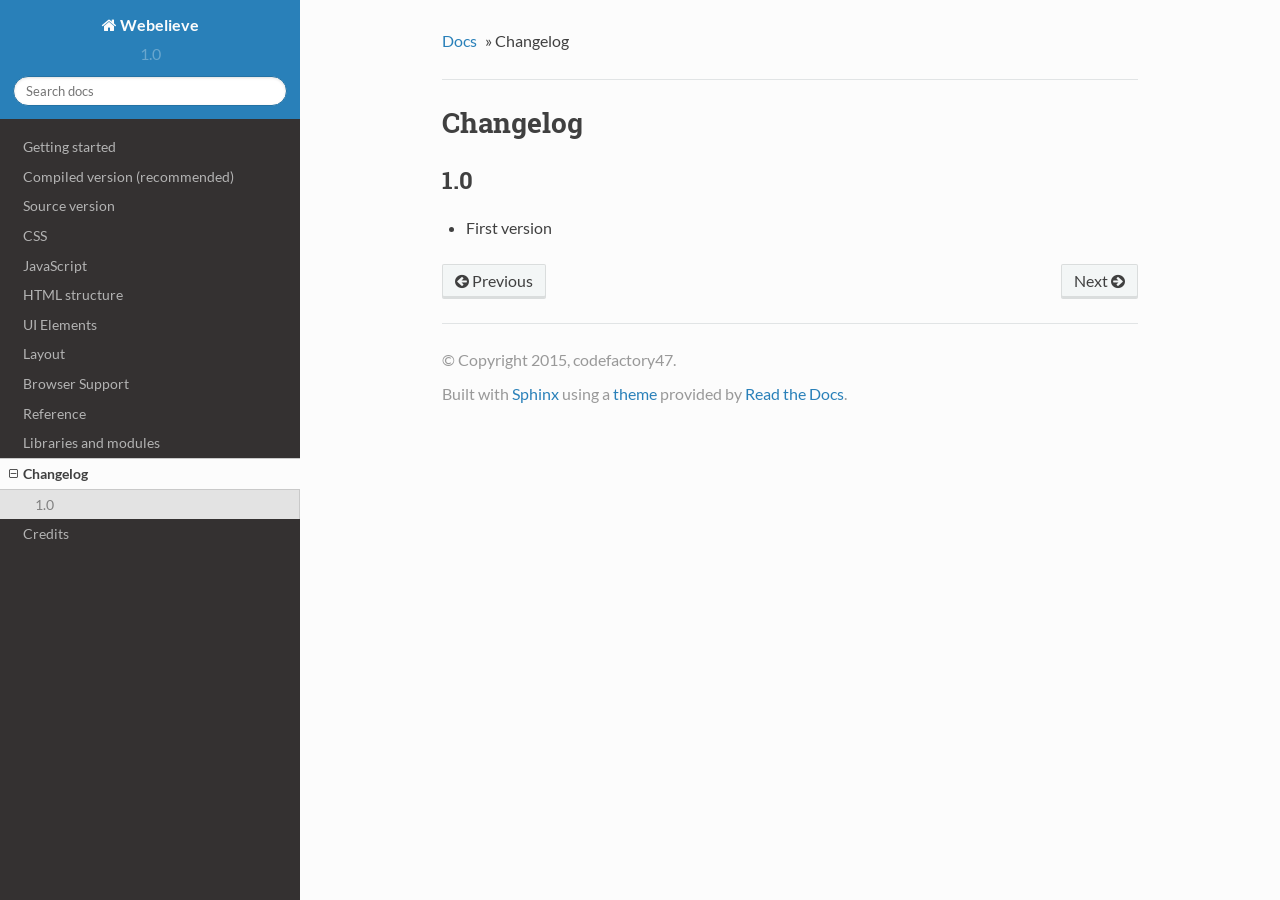
<file: docs/changelog.html>
<!DOCTYPE html>
<!--[if IE 8]><html class="no-js lt-ie9" lang="en" > <![endif]-->
<!--[if gt IE 8]><!--> <html class="no-js" lang="en" > <!--<![endif]-->
<head>
  <meta charset="utf-8">
  
  <meta name="viewport" content="width=device-width, initial-scale=1.0">
  
  <title>Changelog &mdash; Webelieve 1.0 documentation</title>
  

  
  
    <link rel="shortcut icon" href="_static/favicon.ico"/>
  

  

  
  
    

  

  
  
    <link rel="stylesheet" href="_static/css/theme.css" type="text/css" />
  

  

  
    <link rel="top" title="Webelieve 1.0 documentation" href="index.html"/>
        <link rel="next" title="Credits" href="credits.html"/>
        <link rel="prev" title="Libraries and modules" href="libs.html"/> 

  
  <script src="_static/js/modernizr.min.js"></script>

</head>

<body class="wy-body-for-nav" role="document">

  <div class="wy-grid-for-nav">

    
    <nav data-toggle="wy-nav-shift" class="wy-nav-side">
      <div class="wy-side-scroll">
        <div class="wy-side-nav-search">
          

          
            <a href="index.html" class="icon icon-home"> Webelieve
          

          
          </a>

          
            
            
              <div class="version">
                1.0
              </div>
            
          

          
<div role="search">
  <form id="rtd-search-form" class="wy-form" action="search.html" method="get">
    <input type="text" name="q" placeholder="Search docs" />
    <input type="hidden" name="check_keywords" value="yes" />
    <input type="hidden" name="area" value="default" />
  </form>
</div>

          
        </div>

        <div class="wy-menu wy-menu-vertical" data-spy="affix" role="navigation" aria-label="main navigation">
          
            
            
                <ul class="current">
<li class="toctree-l1"><a class="reference internal" href="getting-started.html">Getting started</a></li>
<li class="toctree-l1"><a class="reference internal" href="compiled.html">Compiled version (recommended)</a></li>
<li class="toctree-l1"><a class="reference internal" href="source.html">Source version</a></li>
<li class="toctree-l1"><a class="reference internal" href="css.html">CSS</a></li>
<li class="toctree-l1"><a class="reference internal" href="js.html">JavaScript</a></li>
<li class="toctree-l1"><a class="reference internal" href="html.html">HTML structure</a></li>
<li class="toctree-l1"><a class="reference internal" href="ui/index.html">UI Elements</a></li>
<li class="toctree-l1"><a class="reference internal" href="layout/index.html">Layout</a></li>
<li class="toctree-l1"><a class="reference internal" href="browser-support.html">Browser Support</a></li>
<li class="toctree-l1"><a class="reference internal" href="reference.html">Reference</a></li>
<li class="toctree-l1"><a class="reference internal" href="libs.html">Libraries and modules</a></li>
<li class="toctree-l1 current"><a class="current reference internal" href="">Changelog</a><ul>
<li class="toctree-l2"><a class="reference internal" href="#id1">1.0</a></li>
</ul>
</li>
<li class="toctree-l1"><a class="reference internal" href="credits.html">Credits</a></li>
</ul>

            
          
        </div>
      </div>
    </nav>

    <section data-toggle="wy-nav-shift" class="wy-nav-content-wrap">

      
      <nav class="wy-nav-top" role="navigation" aria-label="top navigation">
        <i data-toggle="wy-nav-top" class="fa fa-bars"></i>
        <a href="index.html">Webelieve</a>
      </nav>


      
      <div class="wy-nav-content">
        <div class="rst-content">
          





<div role="navigation" aria-label="breadcrumbs navigation">
  <ul class="wy-breadcrumbs">
    <li><a href="index.html">Docs</a> &raquo;</li>
      
    <li>Changelog</li>
      <li class="wy-breadcrumbs-aside">
        
          
        
      </li>
  </ul>
  <hr/>
</div>
          <div role="main" class="document" itemscope="itemscope" itemtype="http://schema.org/Article">
           <div itemprop="articleBody">
            
  <div class="section" id="changelog">
<h1>Changelog<a class="headerlink" href="#changelog" title="Permalink to this headline">¶</a></h1>
<div class="section" id="id1">
<h2>1.0<a class="headerlink" href="#id1" title="Permalink to this headline">¶</a></h2>
<ul class="simple">
<li>First version</li>
</ul>
</div>
</div>


           </div>
          </div>
          <footer>
  
    <div class="rst-footer-buttons" role="navigation" aria-label="footer navigation">
      
        <a href="credits.html" class="btn btn-neutral float-right" title="Credits" accesskey="n">Next <span class="fa fa-arrow-circle-right"></span></a>
      
      
        <a href="libs.html" class="btn btn-neutral" title="Libraries and modules" accesskey="p"><span class="fa fa-arrow-circle-left"></span> Previous</a>
      
    </div>
  

  <hr/>

  <div role="contentinfo">
    <p>
        &copy; Copyright 2015, codefactory47.

    </p>
  </div>
  Built with <a href="http://sphinx-doc.org/">Sphinx</a> using a <a href="https://github.com/snide/sphinx_rtd_theme">theme</a> provided by <a href="https://readthedocs.org">Read the Docs</a>. 

</footer>

        </div>
      </div>

    </section>

  </div>
  


  

    <script type="text/javascript">
        var DOCUMENTATION_OPTIONS = {
            URL_ROOT:'./',
            VERSION:'1.0',
            COLLAPSE_INDEX:false,
            FILE_SUFFIX:'.html',
            HAS_SOURCE:  true
        };
    </script>
      <script type="text/javascript" src="_static/jquery.js"></script>
      <script type="text/javascript" src="_static/underscore.js"></script>
      <script type="text/javascript" src="_static/doctools.js"></script>

  

  
  
    <script type="text/javascript" src="_static/js/theme.js"></script>
  

  
  
  <script type="text/javascript">
      jQuery(function () {
          SphinxRtdTheme.StickyNav.enable();
      });
  </script>
   

</body>
</html>
</file>
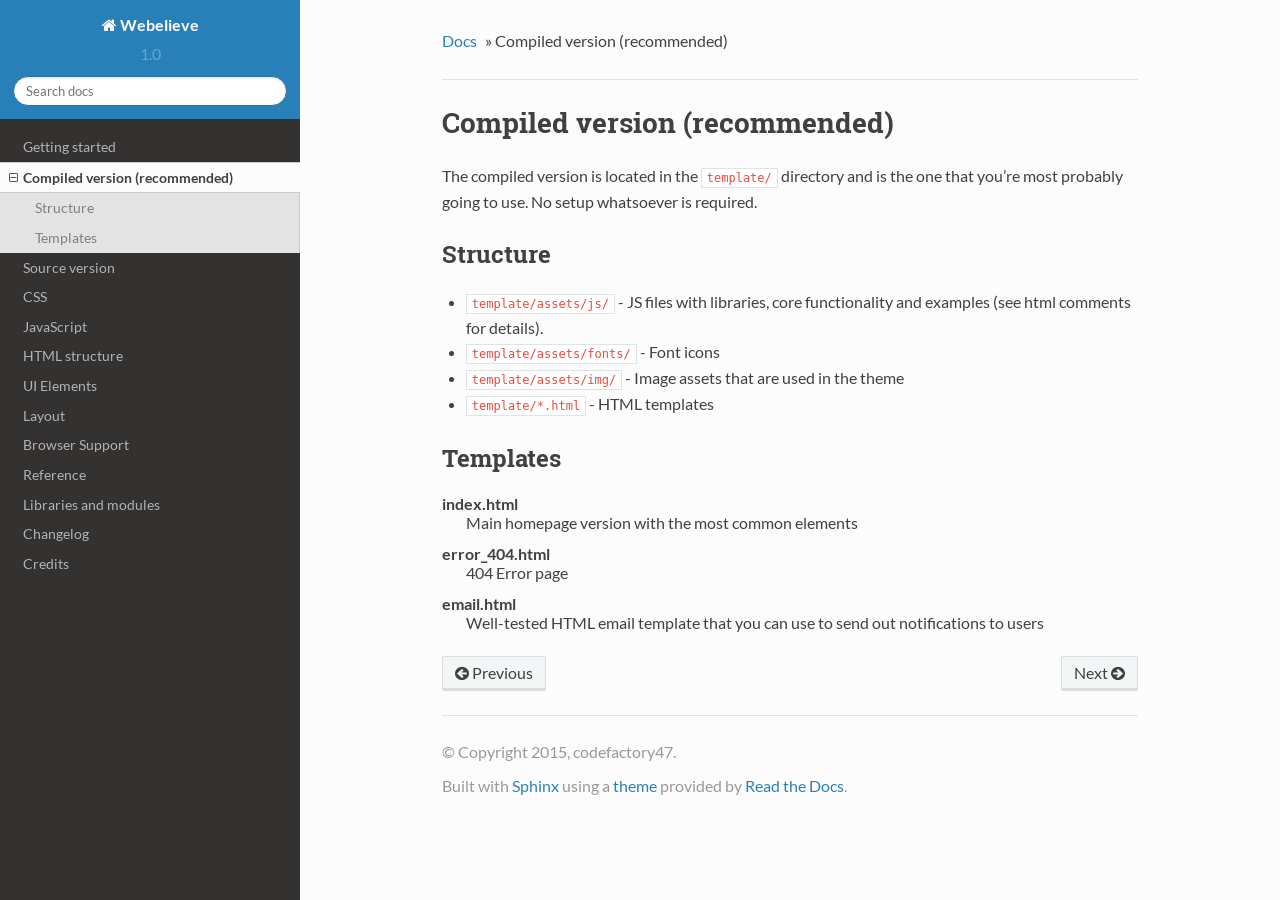
<file: docs/compiled.html>
<!DOCTYPE html>
<!--[if IE 8]><html class="no-js lt-ie9" lang="en" > <![endif]-->
<!--[if gt IE 8]><!--> <html class="no-js" lang="en" > <!--<![endif]-->
<head>
  <meta charset="utf-8">
  
  <meta name="viewport" content="width=device-width, initial-scale=1.0">
  
  <title>Compiled version (recommended) &mdash; Webelieve 1.0 documentation</title>
  

  
  
    <link rel="shortcut icon" href="_static/favicon.ico"/>
  

  

  
  
    

  

  
  
    <link rel="stylesheet" href="_static/css/theme.css" type="text/css" />
  

  

  
    <link rel="top" title="Webelieve 1.0 documentation" href="index.html"/>
        <link rel="next" title="Source version" href="source.html"/>
        <link rel="prev" title="Getting started" href="getting-started.html"/> 

  
  <script src="_static/js/modernizr.min.js"></script>

</head>

<body class="wy-body-for-nav" role="document">

  <div class="wy-grid-for-nav">

    
    <nav data-toggle="wy-nav-shift" class="wy-nav-side">
      <div class="wy-side-scroll">
        <div class="wy-side-nav-search">
          

          
            <a href="index.html" class="icon icon-home"> Webelieve
          

          
          </a>

          
            
            
              <div class="version">
                1.0
              </div>
            
          

          
<div role="search">
  <form id="rtd-search-form" class="wy-form" action="search.html" method="get">
    <input type="text" name="q" placeholder="Search docs" />
    <input type="hidden" name="check_keywords" value="yes" />
    <input type="hidden" name="area" value="default" />
  </form>
</div>

          
        </div>

        <div class="wy-menu wy-menu-vertical" data-spy="affix" role="navigation" aria-label="main navigation">
          
            
            
                <ul class="current">
<li class="toctree-l1"><a class="reference internal" href="getting-started.html">Getting started</a></li>
<li class="toctree-l1 current"><a class="current reference internal" href="">Compiled version (recommended)</a><ul>
<li class="toctree-l2"><a class="reference internal" href="#structure">Structure</a></li>
<li class="toctree-l2"><a class="reference internal" href="#templates">Templates</a></li>
</ul>
</li>
<li class="toctree-l1"><a class="reference internal" href="source.html">Source version</a></li>
<li class="toctree-l1"><a class="reference internal" href="css.html">CSS</a></li>
<li class="toctree-l1"><a class="reference internal" href="js.html">JavaScript</a></li>
<li class="toctree-l1"><a class="reference internal" href="html.html">HTML structure</a></li>
<li class="toctree-l1"><a class="reference internal" href="ui/index.html">UI Elements</a></li>
<li class="toctree-l1"><a class="reference internal" href="layout/index.html">Layout</a></li>
<li class="toctree-l1"><a class="reference internal" href="browser-support.html">Browser Support</a></li>
<li class="toctree-l1"><a class="reference internal" href="reference.html">Reference</a></li>
<li class="toctree-l1"><a class="reference internal" href="libs.html">Libraries and modules</a></li>
<li class="toctree-l1"><a class="reference internal" href="changelog.html">Changelog</a></li>
<li class="toctree-l1"><a class="reference internal" href="credits.html">Credits</a></li>
</ul>

            
          
        </div>
      </div>
    </nav>

    <section data-toggle="wy-nav-shift" class="wy-nav-content-wrap">

      
      <nav class="wy-nav-top" role="navigation" aria-label="top navigation">
        <i data-toggle="wy-nav-top" class="fa fa-bars"></i>
        <a href="index.html">Webelieve</a>
      </nav>


      
      <div class="wy-nav-content">
        <div class="rst-content">
          





<div role="navigation" aria-label="breadcrumbs navigation">
  <ul class="wy-breadcrumbs">
    <li><a href="index.html">Docs</a> &raquo;</li>
      
    <li>Compiled version (recommended)</li>
      <li class="wy-breadcrumbs-aside">
        
          
        
      </li>
  </ul>
  <hr/>
</div>
          <div role="main" class="document" itemscope="itemscope" itemtype="http://schema.org/Article">
           <div itemprop="articleBody">
            
  <div class="section" id="compiled-version-recommended">
<span id="compiled-version"></span><h1>Compiled version (recommended)<a class="headerlink" href="#compiled-version-recommended" title="Permalink to this headline">¶</a></h1>
<p>The compiled version is located in the <code class="docutils literal"><span class="pre">template/</span></code> directory and is the one that you&#8217;re most probably going to use.
No setup whatsoever is required.</p>
<div class="section" id="structure">
<h2>Structure<a class="headerlink" href="#structure" title="Permalink to this headline">¶</a></h2>
<ul class="simple">
<li><code class="docutils literal"><span class="pre">template/assets/js/</span></code> - JS files with libraries, core functionality and examples (see html comments for details).</li>
<li><code class="docutils literal"><span class="pre">template/assets/fonts/</span></code> - Font icons</li>
<li><code class="docutils literal"><span class="pre">template/assets/img/</span></code> - Image assets that are used in the theme</li>
<li><code class="docutils literal"><span class="pre">template/*.html</span></code> - HTML templates</li>
</ul>
</div>
<div class="section" id="templates">
<h2>Templates<a class="headerlink" href="#templates" title="Permalink to this headline">¶</a></h2>
<dl class="docutils">
<dt>index.html</dt>
<dd>Main homepage version with the most common elements</dd>
<dt>error_404.html</dt>
<dd>404 Error page</dd>
<dt>email.html</dt>
<dd>Well-tested HTML email template that you can use to send out notifications to users</dd>
</dl>
</div>
</div>


           </div>
          </div>
          <footer>
  
    <div class="rst-footer-buttons" role="navigation" aria-label="footer navigation">
      
        <a href="source.html" class="btn btn-neutral float-right" title="Source version" accesskey="n">Next <span class="fa fa-arrow-circle-right"></span></a>
      
      
        <a href="getting-started.html" class="btn btn-neutral" title="Getting started" accesskey="p"><span class="fa fa-arrow-circle-left"></span> Previous</a>
      
    </div>
  

  <hr/>

  <div role="contentinfo">
    <p>
        &copy; Copyright 2015, codefactory47.

    </p>
  </div>
  Built with <a href="http://sphinx-doc.org/">Sphinx</a> using a <a href="https://github.com/snide/sphinx_rtd_theme">theme</a> provided by <a href="https://readthedocs.org">Read the Docs</a>. 

</footer>

        </div>
      </div>

    </section>

  </div>
  


  

    <script type="text/javascript">
        var DOCUMENTATION_OPTIONS = {
            URL_ROOT:'./',
            VERSION:'1.0',
            COLLAPSE_INDEX:false,
            FILE_SUFFIX:'.html',
            HAS_SOURCE:  true
        };
    </script>
      <script type="text/javascript" src="_static/jquery.js"></script>
      <script type="text/javascript" src="_static/underscore.js"></script>
      <script type="text/javascript" src="_static/doctools.js"></script>

  

  
  
    <script type="text/javascript" src="_static/js/theme.js"></script>
  

  
  
  <script type="text/javascript">
      jQuery(function () {
          SphinxRtdTheme.StickyNav.enable();
      });
  </script>
   

</body>
</html>
</file>
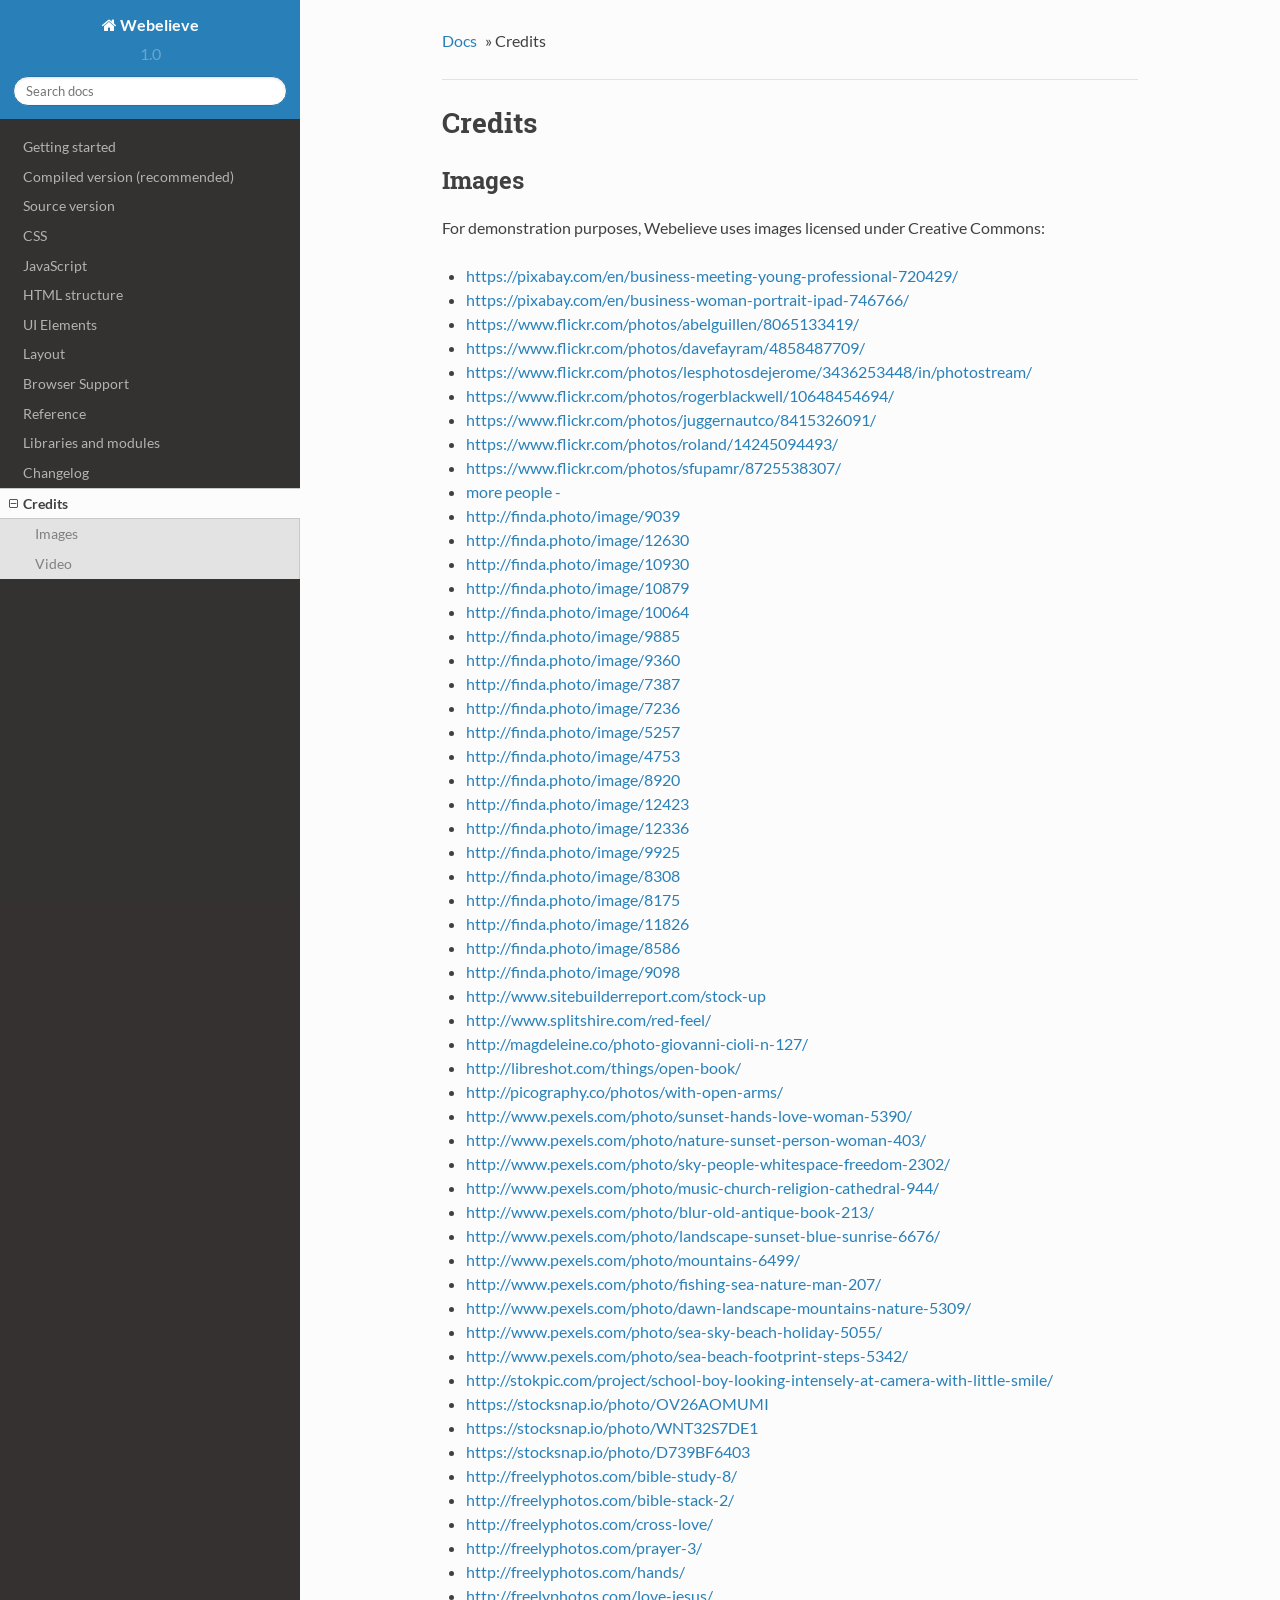
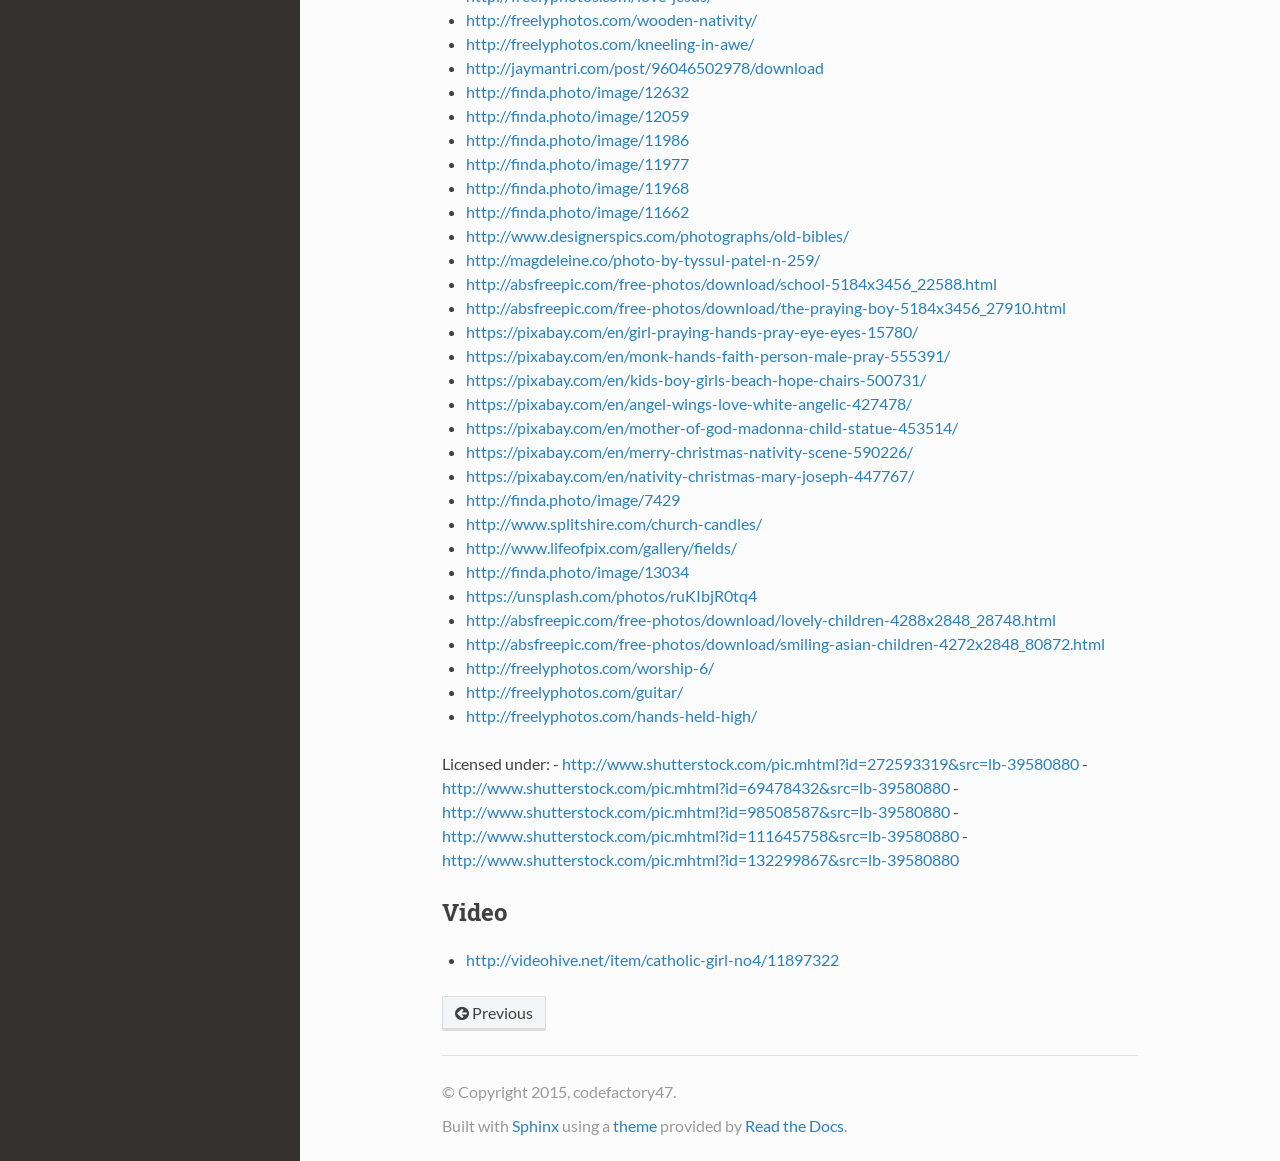
<file: docs/credits.html>
<!DOCTYPE html>
<!--[if IE 8]><html class="no-js lt-ie9" lang="en" > <![endif]-->
<!--[if gt IE 8]><!--> <html class="no-js" lang="en" > <!--<![endif]-->
<head>
  <meta charset="utf-8">
  
  <meta name="viewport" content="width=device-width, initial-scale=1.0">
  
  <title>Credits &mdash; Webelieve 1.0 documentation</title>
  

  
  
    <link rel="shortcut icon" href="_static/favicon.ico"/>
  

  

  
  
    

  

  
  
    <link rel="stylesheet" href="_static/css/theme.css" type="text/css" />
  

  

  
    <link rel="top" title="Webelieve 1.0 documentation" href="index.html"/>
        <link rel="prev" title="Changelog" href="changelog.html"/> 

  
  <script src="_static/js/modernizr.min.js"></script>

</head>

<body class="wy-body-for-nav" role="document">

  <div class="wy-grid-for-nav">

    
    <nav data-toggle="wy-nav-shift" class="wy-nav-side">
      <div class="wy-side-scroll">
        <div class="wy-side-nav-search">
          

          
            <a href="index.html" class="icon icon-home"> Webelieve
          

          
          </a>

          
            
            
              <div class="version">
                1.0
              </div>
            
          

          
<div role="search">
  <form id="rtd-search-form" class="wy-form" action="search.html" method="get">
    <input type="text" name="q" placeholder="Search docs" />
    <input type="hidden" name="check_keywords" value="yes" />
    <input type="hidden" name="area" value="default" />
  </form>
</div>

          
        </div>

        <div class="wy-menu wy-menu-vertical" data-spy="affix" role="navigation" aria-label="main navigation">
          
            
            
                <ul class="current">
<li class="toctree-l1"><a class="reference internal" href="getting-started.html">Getting started</a></li>
<li class="toctree-l1"><a class="reference internal" href="compiled.html">Compiled version (recommended)</a></li>
<li class="toctree-l1"><a class="reference internal" href="source.html">Source version</a></li>
<li class="toctree-l1"><a class="reference internal" href="css.html">CSS</a></li>
<li class="toctree-l1"><a class="reference internal" href="js.html">JavaScript</a></li>
<li class="toctree-l1"><a class="reference internal" href="html.html">HTML structure</a></li>
<li class="toctree-l1"><a class="reference internal" href="ui/index.html">UI Elements</a></li>
<li class="toctree-l1"><a class="reference internal" href="layout/index.html">Layout</a></li>
<li class="toctree-l1"><a class="reference internal" href="browser-support.html">Browser Support</a></li>
<li class="toctree-l1"><a class="reference internal" href="reference.html">Reference</a></li>
<li class="toctree-l1"><a class="reference internal" href="libs.html">Libraries and modules</a></li>
<li class="toctree-l1"><a class="reference internal" href="changelog.html">Changelog</a></li>
<li class="toctree-l1 current"><a class="current reference internal" href="">Credits</a><ul>
<li class="toctree-l2"><a class="reference internal" href="#images">Images</a></li>
<li class="toctree-l2"><a class="reference internal" href="#video">Video</a></li>
</ul>
</li>
</ul>

            
          
        </div>
      </div>
    </nav>

    <section data-toggle="wy-nav-shift" class="wy-nav-content-wrap">

      
      <nav class="wy-nav-top" role="navigation" aria-label="top navigation">
        <i data-toggle="wy-nav-top" class="fa fa-bars"></i>
        <a href="index.html">Webelieve</a>
      </nav>


      
      <div class="wy-nav-content">
        <div class="rst-content">
          





<div role="navigation" aria-label="breadcrumbs navigation">
  <ul class="wy-breadcrumbs">
    <li><a href="index.html">Docs</a> &raquo;</li>
      
    <li>Credits</li>
      <li class="wy-breadcrumbs-aside">
        
          
        
      </li>
  </ul>
  <hr/>
</div>
          <div role="main" class="document" itemscope="itemscope" itemtype="http://schema.org/Article">
           <div itemprop="articleBody">
            
  <div class="section" id="credits">
<h1>Credits<a class="headerlink" href="#credits" title="Permalink to this headline">¶</a></h1>
<div class="section" id="images">
<h2>Images<a class="headerlink" href="#images" title="Permalink to this headline">¶</a></h2>
<p>For demonstration purposes, Webelieve uses images licensed under Creative Commons:</p>
<ul class="simple">
<li><a class="reference external" href="https://pixabay.com/en/business-meeting-young-professional-720429/">https://pixabay.com/en/business-meeting-young-professional-720429/</a></li>
<li><a class="reference external" href="https://pixabay.com/en/business-woman-portrait-ipad-746766/">https://pixabay.com/en/business-woman-portrait-ipad-746766/</a></li>
<li><a class="reference external" href="https://www.flickr.com/photos/abelguillen/8065133419/">https://www.flickr.com/photos/abelguillen/8065133419/</a></li>
<li><a class="reference external" href="https://www.flickr.com/photos/davefayram/4858487709/">https://www.flickr.com/photos/davefayram/4858487709/</a></li>
<li><a class="reference external" href="https://www.flickr.com/photos/lesphotosdejerome/3436253448/in/photostream/">https://www.flickr.com/photos/lesphotosdejerome/3436253448/in/photostream/</a></li>
<li><a class="reference external" href="https://www.flickr.com/photos/rogerblackwell/10648454694/">https://www.flickr.com/photos/rogerblackwell/10648454694/</a></li>
<li><a class="reference external" href="https://www.flickr.com/photos/juggernautco/8415326091/">https://www.flickr.com/photos/juggernautco/8415326091/</a></li>
<li><a class="reference external" href="https://www.flickr.com/photos/roland/14245094493/">https://www.flickr.com/photos/roland/14245094493/</a></li>
<li><a class="reference external" href="https://www.flickr.com/photos/sfupamr/8725538307/">https://www.flickr.com/photos/sfupamr/8725538307/</a></li>
<li><a class="reference external" href="http://finda.photo/image/12995">more people   -</a></li>
<li><a class="reference external" href="http://finda.photo/image/9039">http://finda.photo/image/9039</a></li>
<li><a class="reference external" href="http://finda.photo/image/12630">http://finda.photo/image/12630</a></li>
<li><a class="reference external" href="http://finda.photo/image/10930">http://finda.photo/image/10930</a></li>
<li><a class="reference external" href="http://finda.photo/image/10879">http://finda.photo/image/10879</a></li>
<li><a class="reference external" href="http://finda.photo/image/10064">http://finda.photo/image/10064</a></li>
<li><a class="reference external" href="http://finda.photo/image/9885">http://finda.photo/image/9885</a></li>
<li><a class="reference external" href="http://finda.photo/image/9360">http://finda.photo/image/9360</a></li>
<li><a class="reference external" href="http://finda.photo/image/7387">http://finda.photo/image/7387</a></li>
<li><a class="reference external" href="http://finda.photo/image/7236">http://finda.photo/image/7236</a></li>
<li><a class="reference external" href="http://finda.photo/image/5257">http://finda.photo/image/5257</a></li>
<li><a class="reference external" href="http://finda.photo/image/4753">http://finda.photo/image/4753</a></li>
<li><a class="reference external" href="http://finda.photo/image/8920">http://finda.photo/image/8920</a></li>
<li><a class="reference external" href="http://finda.photo/image/12423">http://finda.photo/image/12423</a></li>
<li><a class="reference external" href="http://finda.photo/image/12336">http://finda.photo/image/12336</a></li>
<li><a class="reference external" href="http://finda.photo/image/9925">http://finda.photo/image/9925</a></li>
<li><a class="reference external" href="http://finda.photo/image/8308">http://finda.photo/image/8308</a></li>
<li><a class="reference external" href="http://finda.photo/image/8175">http://finda.photo/image/8175</a></li>
<li><a class="reference external" href="http://finda.photo/image/11826">http://finda.photo/image/11826</a></li>
<li><a class="reference external" href="http://finda.photo/image/8586">http://finda.photo/image/8586</a></li>
<li><a class="reference external" href="http://finda.photo/image/9098">http://finda.photo/image/9098</a></li>
<li><a class="reference external" href="http://www.sitebuilderreport.com/stock-up">http://www.sitebuilderreport.com/stock-up</a></li>
<li><a class="reference external" href="http://www.splitshire.com/red-feel/">http://www.splitshire.com/red-feel/</a></li>
<li><a class="reference external" href="http://magdeleine.co/photo-giovanni-cioli-n-127/">http://magdeleine.co/photo-giovanni-cioli-n-127/</a></li>
<li><a class="reference external" href="http://libreshot.com/things/open-book/">http://libreshot.com/things/open-book/</a></li>
<li><a class="reference external" href="http://picography.co/photos/with-open-arms/">http://picography.co/photos/with-open-arms/</a></li>
<li><a class="reference external" href="http://www.pexels.com/photo/sunset-hands-love-woman-5390/">http://www.pexels.com/photo/sunset-hands-love-woman-5390/</a></li>
<li><a class="reference external" href="http://www.pexels.com/photo/nature-sunset-person-woman-403/">http://www.pexels.com/photo/nature-sunset-person-woman-403/</a></li>
<li><a class="reference external" href="http://www.pexels.com/photo/sky-people-whitespace-freedom-2302/">http://www.pexels.com/photo/sky-people-whitespace-freedom-2302/</a></li>
<li><a class="reference external" href="http://www.pexels.com/photo/music-church-religion-cathedral-944/">http://www.pexels.com/photo/music-church-religion-cathedral-944/</a></li>
<li><a class="reference external" href="http://www.pexels.com/photo/blur-old-antique-book-213/">http://www.pexels.com/photo/blur-old-antique-book-213/</a></li>
<li><a class="reference external" href="http://www.pexels.com/photo/landscape-sunset-blue-sunrise-6676/">http://www.pexels.com/photo/landscape-sunset-blue-sunrise-6676/</a></li>
<li><a class="reference external" href="http://www.pexels.com/photo/mountains-6499/">http://www.pexels.com/photo/mountains-6499/</a></li>
<li><a class="reference external" href="http://www.pexels.com/photo/fishing-sea-nature-man-207/">http://www.pexels.com/photo/fishing-sea-nature-man-207/</a></li>
<li><a class="reference external" href="http://www.pexels.com/photo/dawn-landscape-mountains-nature-5309/">http://www.pexels.com/photo/dawn-landscape-mountains-nature-5309/</a></li>
<li><a class="reference external" href="http://www.pexels.com/photo/sea-sky-beach-holiday-5055/">http://www.pexels.com/photo/sea-sky-beach-holiday-5055/</a></li>
<li><a class="reference external" href="http://www.pexels.com/photo/sea-beach-footprint-steps-5342/">http://www.pexels.com/photo/sea-beach-footprint-steps-5342/</a></li>
<li><a class="reference external" href="http://stokpic.com/project/school-boy-looking-intensely-at-camera-with-little-smile/">http://stokpic.com/project/school-boy-looking-intensely-at-camera-with-little-smile/</a></li>
<li><a class="reference external" href="https://stocksnap.io/photo/OV26AOMUMI">https://stocksnap.io/photo/OV26AOMUMI</a></li>
<li><a class="reference external" href="https://stocksnap.io/photo/WNT32S7DE1">https://stocksnap.io/photo/WNT32S7DE1</a></li>
<li><a class="reference external" href="https://stocksnap.io/photo/D739BF6403">https://stocksnap.io/photo/D739BF6403</a></li>
<li><a class="reference external" href="http://freelyphotos.com/bible-study-8/">http://freelyphotos.com/bible-study-8/</a></li>
<li><a class="reference external" href="http://freelyphotos.com/bible-stack-2/">http://freelyphotos.com/bible-stack-2/</a></li>
<li><a class="reference external" href="http://freelyphotos.com/cross-love/">http://freelyphotos.com/cross-love/</a></li>
<li><a class="reference external" href="http://freelyphotos.com/prayer-3/">http://freelyphotos.com/prayer-3/</a></li>
<li><a class="reference external" href="http://freelyphotos.com/hands/">http://freelyphotos.com/hands/</a></li>
<li><a class="reference external" href="http://freelyphotos.com/love-jesus/">http://freelyphotos.com/love-jesus/</a></li>
<li><a class="reference external" href="http://freelyphotos.com/wooden-nativity/">http://freelyphotos.com/wooden-nativity/</a></li>
<li><a class="reference external" href="http://freelyphotos.com/kneeling-in-awe/">http://freelyphotos.com/kneeling-in-awe/</a></li>
<li><a class="reference external" href="http://jaymantri.com/post/96046502978/download">http://jaymantri.com/post/96046502978/download</a></li>
<li><a class="reference external" href="http://finda.photo/image/12632">http://finda.photo/image/12632</a></li>
<li><a class="reference external" href="http://finda.photo/image/12059">http://finda.photo/image/12059</a></li>
<li><a class="reference external" href="http://finda.photo/image/11986">http://finda.photo/image/11986</a></li>
<li><a class="reference external" href="http://finda.photo/image/11977">http://finda.photo/image/11977</a></li>
<li><a class="reference external" href="http://finda.photo/image/11968">http://finda.photo/image/11968</a></li>
<li><a class="reference external" href="http://finda.photo/image/11662">http://finda.photo/image/11662</a></li>
<li><a class="reference external" href="http://www.designerspics.com/photographs/old-bibles/">http://www.designerspics.com/photographs/old-bibles/</a></li>
<li><a class="reference external" href="http://magdeleine.co/photo-by-tyssul-patel-n-259/">http://magdeleine.co/photo-by-tyssul-patel-n-259/</a></li>
<li><a class="reference external" href="http://absfreepic.com/free-photos/download/school-5184x3456_22588.html">http://absfreepic.com/free-photos/download/school-5184x3456_22588.html</a></li>
<li><a class="reference external" href="http://absfreepic.com/free-photos/download/the-praying-boy-5184x3456_27910.html">http://absfreepic.com/free-photos/download/the-praying-boy-5184x3456_27910.html</a></li>
<li><a class="reference external" href="https://pixabay.com/en/girl-praying-hands-pray-eye-eyes-15780/">https://pixabay.com/en/girl-praying-hands-pray-eye-eyes-15780/</a></li>
<li><a class="reference external" href="https://pixabay.com/en/monk-hands-faith-person-male-pray-555391/">https://pixabay.com/en/monk-hands-faith-person-male-pray-555391/</a></li>
<li><a class="reference external" href="https://pixabay.com/en/kids-boy-girls-beach-hope-chairs-500731/">https://pixabay.com/en/kids-boy-girls-beach-hope-chairs-500731/</a></li>
<li><a class="reference external" href="https://pixabay.com/en/angel-wings-love-white-angelic-427478/">https://pixabay.com/en/angel-wings-love-white-angelic-427478/</a></li>
<li><a class="reference external" href="https://pixabay.com/en/mother-of-god-madonna-child-statue-453514/">https://pixabay.com/en/mother-of-god-madonna-child-statue-453514/</a></li>
<li><a class="reference external" href="https://pixabay.com/en/merry-christmas-nativity-scene-590226/">https://pixabay.com/en/merry-christmas-nativity-scene-590226/</a></li>
<li><a class="reference external" href="https://pixabay.com/en/nativity-christmas-mary-joseph-447767/">https://pixabay.com/en/nativity-christmas-mary-joseph-447767/</a></li>
<li><a class="reference external" href="http://finda.photo/image/7429">http://finda.photo/image/7429</a></li>
<li><a class="reference external" href="http://www.splitshire.com/church-candles/">http://www.splitshire.com/church-candles/</a></li>
<li><a class="reference external" href="http://www.lifeofpix.com/gallery/fields/">http://www.lifeofpix.com/gallery/fields/</a></li>
<li><a class="reference external" href="http://finda.photo/image/13034">http://finda.photo/image/13034</a></li>
<li><a class="reference external" href="https://unsplash.com/photos/ruKIbjR0tq4">https://unsplash.com/photos/ruKIbjR0tq4</a></li>
<li><a class="reference external" href="http://absfreepic.com/free-photos/download/lovely-children-4288x2848_28748.html">http://absfreepic.com/free-photos/download/lovely-children-4288x2848_28748.html</a></li>
<li><a class="reference external" href="http://absfreepic.com/free-photos/download/smiling-asian-children-4272x2848_80872.html">http://absfreepic.com/free-photos/download/smiling-asian-children-4272x2848_80872.html</a></li>
<li><a class="reference external" href="http://freelyphotos.com/worship-6/">http://freelyphotos.com/worship-6/</a></li>
<li><a class="reference external" href="http://freelyphotos.com/guitar/">http://freelyphotos.com/guitar/</a></li>
<li><a class="reference external" href="http://freelyphotos.com/hands-held-high/">http://freelyphotos.com/hands-held-high/</a></li>
</ul>
<p>Licensed under:
- <a class="reference external" href="http://www.shutterstock.com/pic.mhtml?id=272593319&amp;src=lb-39580880">http://www.shutterstock.com/pic.mhtml?id=272593319&amp;src=lb-39580880</a>
- <a class="reference external" href="http://www.shutterstock.com/pic.mhtml?id=69478432&amp;src=lb-39580880">http://www.shutterstock.com/pic.mhtml?id=69478432&amp;src=lb-39580880</a>
- <a class="reference external" href="http://www.shutterstock.com/pic.mhtml?id=98508587&amp;src=lb-39580880">http://www.shutterstock.com/pic.mhtml?id=98508587&amp;src=lb-39580880</a>
- <a class="reference external" href="http://www.shutterstock.com/pic.mhtml?id=111645758&amp;src=lb-39580880">http://www.shutterstock.com/pic.mhtml?id=111645758&amp;src=lb-39580880</a>
- <a class="reference external" href="http://www.shutterstock.com/pic.mhtml?id=132299867&amp;src=lb-39580880">http://www.shutterstock.com/pic.mhtml?id=132299867&amp;src=lb-39580880</a></p>
</div>
<div class="section" id="video">
<h2>Video<a class="headerlink" href="#video" title="Permalink to this headline">¶</a></h2>
<ul class="simple">
<li><a class="reference external" href="http://videohive.net/item/catholic-girl-no4/11897322">http://videohive.net/item/catholic-girl-no4/11897322</a></li>
</ul>
</div>
</div>


           </div>
          </div>
          <footer>
  
    <div class="rst-footer-buttons" role="navigation" aria-label="footer navigation">
      
      
        <a href="changelog.html" class="btn btn-neutral" title="Changelog" accesskey="p"><span class="fa fa-arrow-circle-left"></span> Previous</a>
      
    </div>
  

  <hr/>

  <div role="contentinfo">
    <p>
        &copy; Copyright 2015, codefactory47.

    </p>
  </div>
  Built with <a href="http://sphinx-doc.org/">Sphinx</a> using a <a href="https://github.com/snide/sphinx_rtd_theme">theme</a> provided by <a href="https://readthedocs.org">Read the Docs</a>. 

</footer>

        </div>
      </div>

    </section>

  </div>
  


  

    <script type="text/javascript">
        var DOCUMENTATION_OPTIONS = {
            URL_ROOT:'./',
            VERSION:'1.0',
            COLLAPSE_INDEX:false,
            FILE_SUFFIX:'.html',
            HAS_SOURCE:  true
        };
    </script>
      <script type="text/javascript" src="_static/jquery.js"></script>
      <script type="text/javascript" src="_static/underscore.js"></script>
      <script type="text/javascript" src="_static/doctools.js"></script>

  

  
  
    <script type="text/javascript" src="_static/js/theme.js"></script>
  

  
  
  <script type="text/javascript">
      jQuery(function () {
          SphinxRtdTheme.StickyNav.enable();
      });
  </script>
   

</body>
</html>
</file>
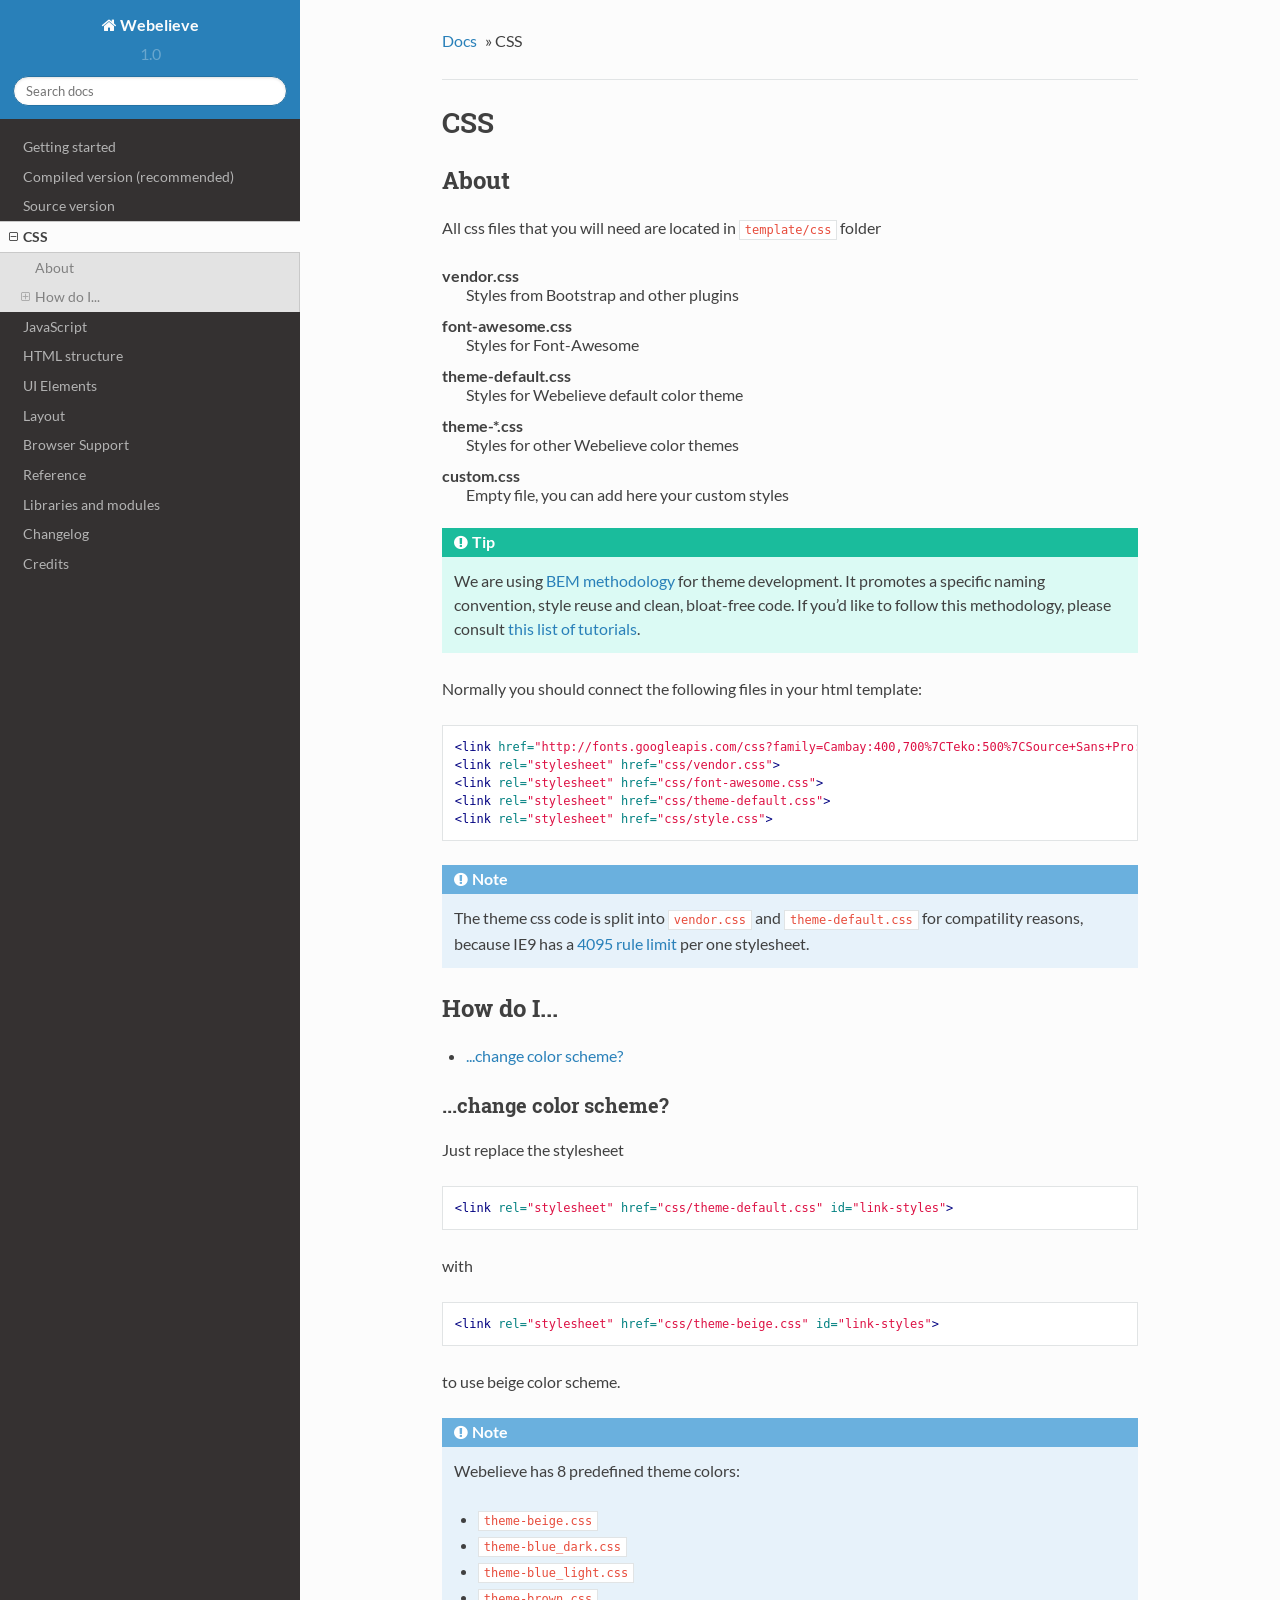
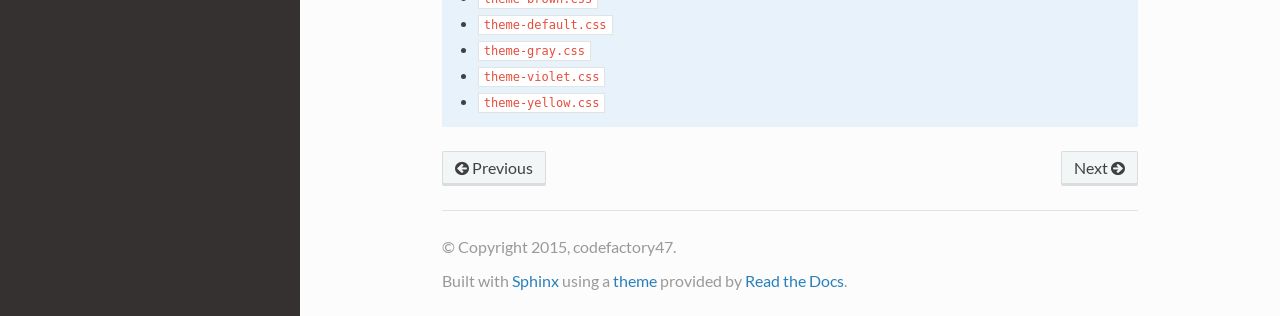
<file: docs/css.html>
<!DOCTYPE html>
<!--[if IE 8]><html class="no-js lt-ie9" lang="en" > <![endif]-->
<!--[if gt IE 8]><!--> <html class="no-js" lang="en" > <!--<![endif]-->
<head>
  <meta charset="utf-8">
  
  <meta name="viewport" content="width=device-width, initial-scale=1.0">
  
  <title>CSS &mdash; Webelieve 1.0 documentation</title>
  

  
  
    <link rel="shortcut icon" href="_static/favicon.ico"/>
  

  

  
  
    

  

  
  
    <link rel="stylesheet" href="_static/css/theme.css" type="text/css" />
  

  

  
    <link rel="top" title="Webelieve 1.0 documentation" href="index.html"/>
        <link rel="next" title="JavaScript" href="js.html"/>
        <link rel="prev" title="Source version" href="source.html"/> 

  
  <script src="_static/js/modernizr.min.js"></script>

</head>

<body class="wy-body-for-nav" role="document">

  <div class="wy-grid-for-nav">

    
    <nav data-toggle="wy-nav-shift" class="wy-nav-side">
      <div class="wy-side-scroll">
        <div class="wy-side-nav-search">
          

          
            <a href="index.html" class="icon icon-home"> Webelieve
          

          
          </a>

          
            
            
              <div class="version">
                1.0
              </div>
            
          

          
<div role="search">
  <form id="rtd-search-form" class="wy-form" action="search.html" method="get">
    <input type="text" name="q" placeholder="Search docs" />
    <input type="hidden" name="check_keywords" value="yes" />
    <input type="hidden" name="area" value="default" />
  </form>
</div>

          
        </div>

        <div class="wy-menu wy-menu-vertical" data-spy="affix" role="navigation" aria-label="main navigation">
          
            
            
                <ul class="current">
<li class="toctree-l1"><a class="reference internal" href="getting-started.html">Getting started</a></li>
<li class="toctree-l1"><a class="reference internal" href="compiled.html">Compiled version (recommended)</a></li>
<li class="toctree-l1"><a class="reference internal" href="source.html">Source version</a></li>
<li class="toctree-l1 current"><a class="current reference internal" href="">CSS</a><ul>
<li class="toctree-l2"><a class="reference internal" href="#about">About</a></li>
<li class="toctree-l2"><a class="reference internal" href="#how-do-i">How do I...</a><ul>
<li class="toctree-l3"><a class="reference internal" href="#change-color-scheme">...change color scheme?</a></li>
</ul>
</li>
</ul>
</li>
<li class="toctree-l1"><a class="reference internal" href="js.html">JavaScript</a></li>
<li class="toctree-l1"><a class="reference internal" href="html.html">HTML structure</a></li>
<li class="toctree-l1"><a class="reference internal" href="ui/index.html">UI Elements</a></li>
<li class="toctree-l1"><a class="reference internal" href="layout/index.html">Layout</a></li>
<li class="toctree-l1"><a class="reference internal" href="browser-support.html">Browser Support</a></li>
<li class="toctree-l1"><a class="reference internal" href="reference.html">Reference</a></li>
<li class="toctree-l1"><a class="reference internal" href="libs.html">Libraries and modules</a></li>
<li class="toctree-l1"><a class="reference internal" href="changelog.html">Changelog</a></li>
<li class="toctree-l1"><a class="reference internal" href="credits.html">Credits</a></li>
</ul>

            
          
        </div>
      </div>
    </nav>

    <section data-toggle="wy-nav-shift" class="wy-nav-content-wrap">

      
      <nav class="wy-nav-top" role="navigation" aria-label="top navigation">
        <i data-toggle="wy-nav-top" class="fa fa-bars"></i>
        <a href="index.html">Webelieve</a>
      </nav>


      
      <div class="wy-nav-content">
        <div class="rst-content">
          





<div role="navigation" aria-label="breadcrumbs navigation">
  <ul class="wy-breadcrumbs">
    <li><a href="index.html">Docs</a> &raquo;</li>
      
    <li>CSS</li>
      <li class="wy-breadcrumbs-aside">
        
          
        
      </li>
  </ul>
  <hr/>
</div>
          <div role="main" class="document" itemscope="itemscope" itemtype="http://schema.org/Article">
           <div itemprop="articleBody">
            
  <div class="section" id="css">
<h1>CSS<a class="headerlink" href="#css" title="Permalink to this headline">¶</a></h1>
<div class="section" id="about">
<h2>About<a class="headerlink" href="#about" title="Permalink to this headline">¶</a></h2>
<p>All css files that you will need are located in <code class="docutils literal"><span class="pre">template/css</span></code> folder</p>
<dl class="docutils">
<dt>vendor.css</dt>
<dd>Styles from Bootstrap and other plugins</dd>
<dt>font-awesome.css</dt>
<dd>Styles for Font-Awesome</dd>
<dt>theme-default.css</dt>
<dd>Styles for Webelieve default color theme</dd>
<dt>theme-*.css</dt>
<dd>Styles for other Webelieve color themes</dd>
<dt>custom.css</dt>
<dd>Empty file, you can add here your custom styles</dd>
</dl>
<div class="admonition tip">
<p class="first admonition-title">Tip</p>
<p class="last">We are using <a class="reference external" href="https://en.bem.info">BEM methodology</a> for theme development. It promotes a specific
naming convention, style reuse and clean, bloat-free code. If you&#8217;d like to follow this methodology,
please consult <a class="reference external" href="https://en.bem.info/tutorials/">this list of tutorials</a>.</p>
</div>
<p>Normally you should connect the following files in your html template:</p>
<div class="highlight-html"><div class="highlight"><pre><span class="nt">&lt;link</span> <span class="na">href=</span><span class="s">&quot;http://fonts.googleapis.com/css?family=Cambay:400,700%7CTeko:500%7CSource+Sans+Pro:200,400,600,700,400italic,700italic&amp;amp;subset=latin,latin-ext&quot;</span> <span class="na">rel=</span><span class="s">&quot;stylesheet&quot;</span> <span class="na">type=</span><span class="s">&quot;text/css&quot;</span><span class="nt">&gt;</span>
<span class="nt">&lt;link</span> <span class="na">rel=</span><span class="s">&quot;stylesheet&quot;</span> <span class="na">href=</span><span class="s">&quot;css/vendor.css&quot;</span><span class="nt">&gt;</span>
<span class="nt">&lt;link</span> <span class="na">rel=</span><span class="s">&quot;stylesheet&quot;</span> <span class="na">href=</span><span class="s">&quot;css/font-awesome.css&quot;</span><span class="nt">&gt;</span>
<span class="nt">&lt;link</span> <span class="na">rel=</span><span class="s">&quot;stylesheet&quot;</span> <span class="na">href=</span><span class="s">&quot;css/theme-default.css&quot;</span><span class="nt">&gt;</span>
<span class="nt">&lt;link</span> <span class="na">rel=</span><span class="s">&quot;stylesheet&quot;</span> <span class="na">href=</span><span class="s">&quot;css/style.css&quot;</span><span class="nt">&gt;</span>
</pre></div>
</div>
<div class="admonition note">
<p class="first admonition-title">Note</p>
<p class="last">The theme css code is split into <code class="docutils literal"><span class="pre">vendor.css</span></code> and <code class="docutils literal"><span class="pre">theme-default.css</span></code> for compatility reasons,
because IE9 has a <a class="reference external" href="http://stackoverflow.com/questions/9906794/internet-explorers-css-rules-limits/9906889#9906889">4095 rule limit</a> per one stylesheet.</p>
</div>
</div>
<div class="section" id="how-do-i">
<h2>How do I...<a class="headerlink" href="#how-do-i" title="Permalink to this headline">¶</a></h2>
<div class="contents local topic" id="contents">
<ul class="simple">
<li><a class="reference internal" href="#change-color-scheme" id="id1">...change color scheme?</a></li>
</ul>
</div>
<div class="section" id="change-color-scheme">
<span id="color-scheme"></span><h3><a class="toc-backref" href="#id1">...change color scheme?</a><a class="headerlink" href="#change-color-scheme" title="Permalink to this headline">¶</a></h3>
<p>Just replace the stylesheet</p>
<div class="highlight-html"><div class="highlight"><pre><span class="nt">&lt;link</span> <span class="na">rel=</span><span class="s">&quot;stylesheet&quot;</span> <span class="na">href=</span><span class="s">&quot;css/theme-default.css&quot;</span> <span class="na">id=</span><span class="s">&quot;link-styles&quot;</span><span class="nt">&gt;</span>
</pre></div>
</div>
<p>with</p>
<div class="highlight-html"><div class="highlight"><pre><span class="nt">&lt;link</span> <span class="na">rel=</span><span class="s">&quot;stylesheet&quot;</span> <span class="na">href=</span><span class="s">&quot;css/theme-beige.css&quot;</span> <span class="na">id=</span><span class="s">&quot;link-styles&quot;</span><span class="nt">&gt;</span>
</pre></div>
</div>
<p>to use beige color scheme.</p>
<div class="admonition note">
<p class="first admonition-title">Note</p>
<p>Webelieve has 8 predefined theme colors:</p>
<ul class="last simple">
<li><code class="docutils literal"><span class="pre">theme-beige.css</span></code></li>
<li><code class="docutils literal"><span class="pre">theme-blue_dark.css</span></code></li>
<li><code class="docutils literal"><span class="pre">theme-blue_light.css</span></code></li>
<li><code class="docutils literal"><span class="pre">theme-brown.css</span></code></li>
<li><code class="docutils literal"><span class="pre">theme-default.css</span></code></li>
<li><code class="docutils literal"><span class="pre">theme-gray.css</span></code></li>
<li><code class="docutils literal"><span class="pre">theme-violet.css</span></code></li>
<li><code class="docutils literal"><span class="pre">theme-yellow.css</span></code></li>
</ul>
</div>
</div>
</div>
</div>


           </div>
          </div>
          <footer>
  
    <div class="rst-footer-buttons" role="navigation" aria-label="footer navigation">
      
        <a href="js.html" class="btn btn-neutral float-right" title="JavaScript" accesskey="n">Next <span class="fa fa-arrow-circle-right"></span></a>
      
      
        <a href="source.html" class="btn btn-neutral" title="Source version" accesskey="p"><span class="fa fa-arrow-circle-left"></span> Previous</a>
      
    </div>
  

  <hr/>

  <div role="contentinfo">
    <p>
        &copy; Copyright 2015, codefactory47.

    </p>
  </div>
  Built with <a href="http://sphinx-doc.org/">Sphinx</a> using a <a href="https://github.com/snide/sphinx_rtd_theme">theme</a> provided by <a href="https://readthedocs.org">Read the Docs</a>. 

</footer>

        </div>
      </div>

    </section>

  </div>
  


  

    <script type="text/javascript">
        var DOCUMENTATION_OPTIONS = {
            URL_ROOT:'./',
            VERSION:'1.0',
            COLLAPSE_INDEX:false,
            FILE_SUFFIX:'.html',
            HAS_SOURCE:  true
        };
    </script>
      <script type="text/javascript" src="_static/jquery.js"></script>
      <script type="text/javascript" src="_static/underscore.js"></script>
      <script type="text/javascript" src="_static/doctools.js"></script>

  

  
  
    <script type="text/javascript" src="_static/js/theme.js"></script>
  

  
  
  <script type="text/javascript">
      jQuery(function () {
          SphinxRtdTheme.StickyNav.enable();
      });
  </script>
   

</body>
</html>
</file>
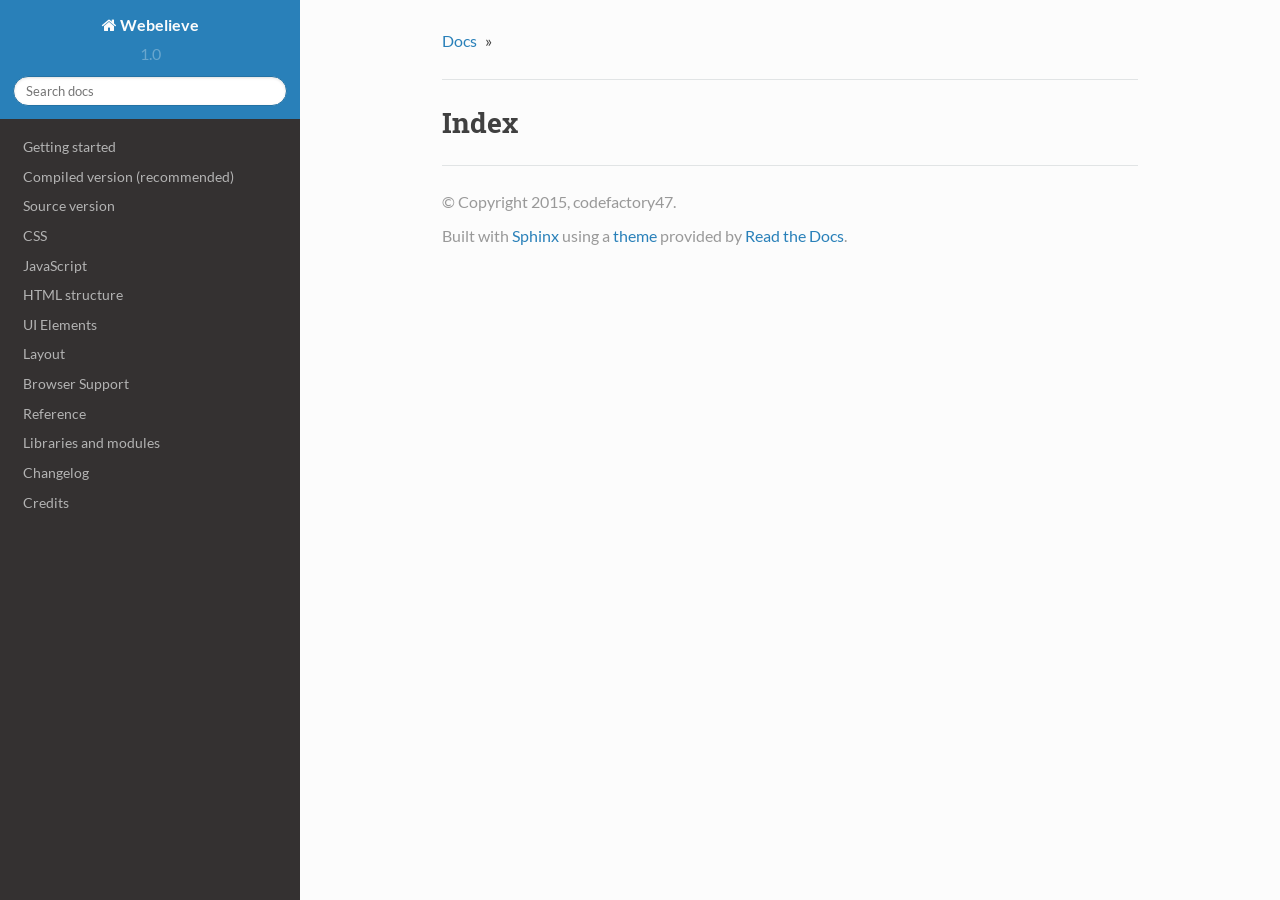
<file: docs/genindex.html>
<!DOCTYPE html>
<!--[if IE 8]><html class="no-js lt-ie9" lang="en" > <![endif]-->
<!--[if gt IE 8]><!--> <html class="no-js" lang="en" > <!--<![endif]-->
<head>
  <meta charset="utf-8">
  
  <meta name="viewport" content="width=device-width, initial-scale=1.0">
  
  <title>Index &mdash; Webelieve 1.0 documentation</title>
  

  
  
    <link rel="shortcut icon" href="_static/favicon.ico"/>
  

  

  
  
    

  

  
  
    <link rel="stylesheet" href="_static/css/theme.css" type="text/css" />
  

  

  
    <link rel="top" title="Webelieve 1.0 documentation" href="index.html"/> 

  
  <script src="_static/js/modernizr.min.js"></script>

</head>

<body class="wy-body-for-nav" role="document">

  <div class="wy-grid-for-nav">

    
    <nav data-toggle="wy-nav-shift" class="wy-nav-side">
      <div class="wy-side-scroll">
        <div class="wy-side-nav-search">
          

          
            <a href="index.html" class="icon icon-home"> Webelieve
          

          
          </a>

          
            
            
              <div class="version">
                1.0
              </div>
            
          

          
<div role="search">
  <form id="rtd-search-form" class="wy-form" action="search.html" method="get">
    <input type="text" name="q" placeholder="Search docs" />
    <input type="hidden" name="check_keywords" value="yes" />
    <input type="hidden" name="area" value="default" />
  </form>
</div>

          
        </div>

        <div class="wy-menu wy-menu-vertical" data-spy="affix" role="navigation" aria-label="main navigation">
          
            
            
                <ul>
<li class="toctree-l1"><a class="reference internal" href="getting-started.html">Getting started</a></li>
<li class="toctree-l1"><a class="reference internal" href="compiled.html">Compiled version (recommended)</a></li>
<li class="toctree-l1"><a class="reference internal" href="source.html">Source version</a></li>
<li class="toctree-l1"><a class="reference internal" href="css.html">CSS</a></li>
<li class="toctree-l1"><a class="reference internal" href="js.html">JavaScript</a></li>
<li class="toctree-l1"><a class="reference internal" href="html.html">HTML structure</a></li>
<li class="toctree-l1"><a class="reference internal" href="ui/index.html">UI Elements</a></li>
<li class="toctree-l1"><a class="reference internal" href="layout/index.html">Layout</a></li>
<li class="toctree-l1"><a class="reference internal" href="browser-support.html">Browser Support</a></li>
<li class="toctree-l1"><a class="reference internal" href="reference.html">Reference</a></li>
<li class="toctree-l1"><a class="reference internal" href="libs.html">Libraries and modules</a></li>
<li class="toctree-l1"><a class="reference internal" href="changelog.html">Changelog</a></li>
<li class="toctree-l1"><a class="reference internal" href="credits.html">Credits</a></li>
</ul>

            
          
        </div>
      </div>
    </nav>

    <section data-toggle="wy-nav-shift" class="wy-nav-content-wrap">

      
      <nav class="wy-nav-top" role="navigation" aria-label="top navigation">
        <i data-toggle="wy-nav-top" class="fa fa-bars"></i>
        <a href="index.html">Webelieve</a>
      </nav>


      
      <div class="wy-nav-content">
        <div class="rst-content">
          





<div role="navigation" aria-label="breadcrumbs navigation">
  <ul class="wy-breadcrumbs">
    <li><a href="index.html">Docs</a> &raquo;</li>
      
    <li></li>
      <li class="wy-breadcrumbs-aside">
        
          
        
      </li>
  </ul>
  <hr/>
</div>
          <div role="main" class="document" itemscope="itemscope" itemtype="http://schema.org/Article">
           <div itemprop="articleBody">
            

<h1 id="index">Index</h1>

<div class="genindex-jumpbox">
 
</div>


           </div>
          </div>
          <footer>
  

  <hr/>

  <div role="contentinfo">
    <p>
        &copy; Copyright 2015, codefactory47.

    </p>
  </div>
  Built with <a href="http://sphinx-doc.org/">Sphinx</a> using a <a href="https://github.com/snide/sphinx_rtd_theme">theme</a> provided by <a href="https://readthedocs.org">Read the Docs</a>. 

</footer>

        </div>
      </div>

    </section>

  </div>
  


  

    <script type="text/javascript">
        var DOCUMENTATION_OPTIONS = {
            URL_ROOT:'./',
            VERSION:'1.0',
            COLLAPSE_INDEX:false,
            FILE_SUFFIX:'.html',
            HAS_SOURCE:  true
        };
    </script>
      <script type="text/javascript" src="_static/jquery.js"></script>
      <script type="text/javascript" src="_static/underscore.js"></script>
      <script type="text/javascript" src="_static/doctools.js"></script>

  

  
  
    <script type="text/javascript" src="_static/js/theme.js"></script>
  

  
  
  <script type="text/javascript">
      jQuery(function () {
          SphinxRtdTheme.StickyNav.enable();
      });
  </script>
   

</body>
</html>
</file>
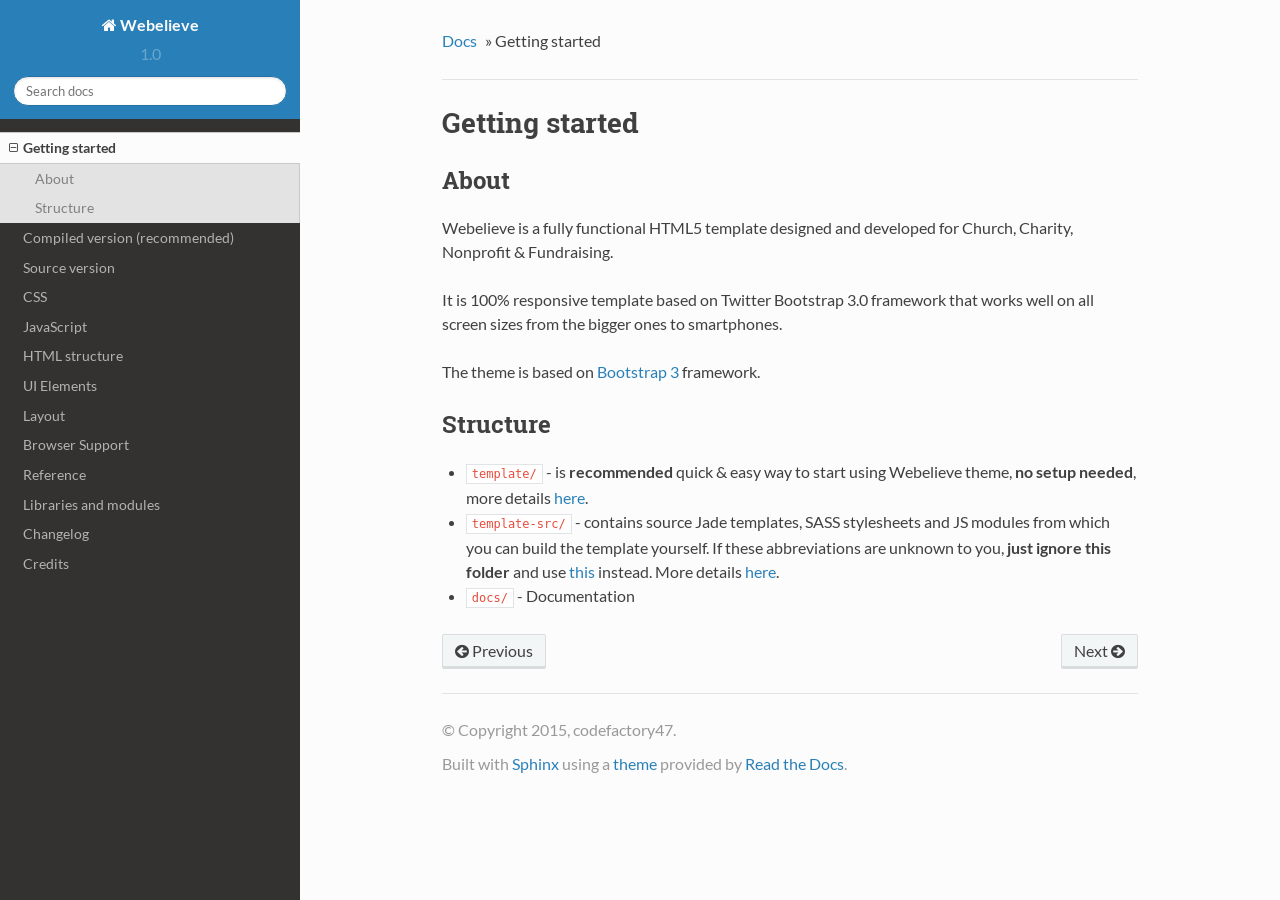
<file: docs/getting-started.html>
<!DOCTYPE html>
<!--[if IE 8]><html class="no-js lt-ie9" lang="en" > <![endif]-->
<!--[if gt IE 8]><!--> <html class="no-js" lang="en" > <!--<![endif]-->
<head>
  <meta charset="utf-8">
  
  <meta name="viewport" content="width=device-width, initial-scale=1.0">
  
  <title>Getting started &mdash; Webelieve 1.0 documentation</title>
  

  
  
    <link rel="shortcut icon" href="_static/favicon.ico"/>
  

  

  
  
    

  

  
  
    <link rel="stylesheet" href="_static/css/theme.css" type="text/css" />
  

  

  
    <link rel="top" title="Webelieve 1.0 documentation" href="index.html"/>
        <link rel="next" title="Compiled version (recommended)" href="compiled.html"/>
        <link rel="prev" title="Index" href="index.html"/> 

  
  <script src="_static/js/modernizr.min.js"></script>

</head>

<body class="wy-body-for-nav" role="document">

  <div class="wy-grid-for-nav">

    
    <nav data-toggle="wy-nav-shift" class="wy-nav-side">
      <div class="wy-side-scroll">
        <div class="wy-side-nav-search">
          

          
            <a href="index.html" class="icon icon-home"> Webelieve
          

          
          </a>

          
            
            
              <div class="version">
                1.0
              </div>
            
          

          
<div role="search">
  <form id="rtd-search-form" class="wy-form" action="search.html" method="get">
    <input type="text" name="q" placeholder="Search docs" />
    <input type="hidden" name="check_keywords" value="yes" />
    <input type="hidden" name="area" value="default" />
  </form>
</div>

          
        </div>

        <div class="wy-menu wy-menu-vertical" data-spy="affix" role="navigation" aria-label="main navigation">
          
            
            
                <ul class="current">
<li class="toctree-l1 current"><a class="current reference internal" href="">Getting started</a><ul>
<li class="toctree-l2"><a class="reference internal" href="#about">About</a></li>
<li class="toctree-l2"><a class="reference internal" href="#structure">Structure</a></li>
</ul>
</li>
<li class="toctree-l1"><a class="reference internal" href="compiled.html">Compiled version (recommended)</a></li>
<li class="toctree-l1"><a class="reference internal" href="source.html">Source version</a></li>
<li class="toctree-l1"><a class="reference internal" href="css.html">CSS</a></li>
<li class="toctree-l1"><a class="reference internal" href="js.html">JavaScript</a></li>
<li class="toctree-l1"><a class="reference internal" href="html.html">HTML structure</a></li>
<li class="toctree-l1"><a class="reference internal" href="ui/index.html">UI Elements</a></li>
<li class="toctree-l1"><a class="reference internal" href="layout/index.html">Layout</a></li>
<li class="toctree-l1"><a class="reference internal" href="browser-support.html">Browser Support</a></li>
<li class="toctree-l1"><a class="reference internal" href="reference.html">Reference</a></li>
<li class="toctree-l1"><a class="reference internal" href="libs.html">Libraries and modules</a></li>
<li class="toctree-l1"><a class="reference internal" href="changelog.html">Changelog</a></li>
<li class="toctree-l1"><a class="reference internal" href="credits.html">Credits</a></li>
</ul>

            
          
        </div>
      </div>
    </nav>

    <section data-toggle="wy-nav-shift" class="wy-nav-content-wrap">

      
      <nav class="wy-nav-top" role="navigation" aria-label="top navigation">
        <i data-toggle="wy-nav-top" class="fa fa-bars"></i>
        <a href="index.html">Webelieve</a>
      </nav>


      
      <div class="wy-nav-content">
        <div class="rst-content">
          





<div role="navigation" aria-label="breadcrumbs navigation">
  <ul class="wy-breadcrumbs">
    <li><a href="index.html">Docs</a> &raquo;</li>
      
    <li>Getting started</li>
      <li class="wy-breadcrumbs-aside">
        
          
        
      </li>
  </ul>
  <hr/>
</div>
          <div role="main" class="document" itemscope="itemscope" itemtype="http://schema.org/Article">
           <div itemprop="articleBody">
            
  <div class="section" id="getting-started">
<h1>Getting started<a class="headerlink" href="#getting-started" title="Permalink to this headline">¶</a></h1>
<div class="section" id="about">
<h2>About<a class="headerlink" href="#about" title="Permalink to this headline">¶</a></h2>
<p>Webelieve is a fully functional HTML5 template designed and developed for
Church, Charity, Nonprofit &amp; Fundraising.</p>
<p>It is 100% responsive template based on Twitter Bootstrap 3.0 framework that works well on
all screen sizes from the bigger ones to smartphones.</p>
<p>The theme is based on <a class="reference external" href="http://getbootstrap.com/">Bootstrap 3</a> framework.</p>
</div>
<div class="section" id="structure">
<h2>Structure<a class="headerlink" href="#structure" title="Permalink to this headline">¶</a></h2>
<ul class="simple">
<li><code class="docutils literal"><span class="pre">template/</span></code> - is <strong>recommended</strong> quick &amp; easy way to start using Webelieve theme, <strong>no setup needed</strong>,
more details <a class="reference internal" href="compiled.html#compiled-version"><span>here</span></a>.</li>
<li><code class="docutils literal"><span class="pre">template-src/</span></code> - contains source Jade templates, SASS stylesheets and JS modules from which
you can build the template yourself. If these abbreviations are unknown to you, <strong>just ignore this folder</strong>
and use <a class="reference internal" href="compiled.html#compiled-version"><span>this</span></a> instead.
More details <a class="reference internal" href="source.html#source-version"><span>here</span></a>.</li>
<li><code class="docutils literal"><span class="pre">docs/</span></code> - Documentation</li>
</ul>
</div>
</div>


           </div>
          </div>
          <footer>
  
    <div class="rst-footer-buttons" role="navigation" aria-label="footer navigation">
      
        <a href="compiled.html" class="btn btn-neutral float-right" title="Compiled version (recommended)" accesskey="n">Next <span class="fa fa-arrow-circle-right"></span></a>
      
      
        <a href="index.html" class="btn btn-neutral" title="Index" accesskey="p"><span class="fa fa-arrow-circle-left"></span> Previous</a>
      
    </div>
  

  <hr/>

  <div role="contentinfo">
    <p>
        &copy; Copyright 2015, codefactory47.

    </p>
  </div>
  Built with <a href="http://sphinx-doc.org/">Sphinx</a> using a <a href="https://github.com/snide/sphinx_rtd_theme">theme</a> provided by <a href="https://readthedocs.org">Read the Docs</a>. 

</footer>

        </div>
      </div>

    </section>

  </div>
  


  

    <script type="text/javascript">
        var DOCUMENTATION_OPTIONS = {
            URL_ROOT:'./',
            VERSION:'1.0',
            COLLAPSE_INDEX:false,
            FILE_SUFFIX:'.html',
            HAS_SOURCE:  true
        };
    </script>
      <script type="text/javascript" src="_static/jquery.js"></script>
      <script type="text/javascript" src="_static/underscore.js"></script>
      <script type="text/javascript" src="_static/doctools.js"></script>

  

  
  
    <script type="text/javascript" src="_static/js/theme.js"></script>
  

  
  
  <script type="text/javascript">
      jQuery(function () {
          SphinxRtdTheme.StickyNav.enable();
      });
  </script>
   

</body>
</html>
</file>
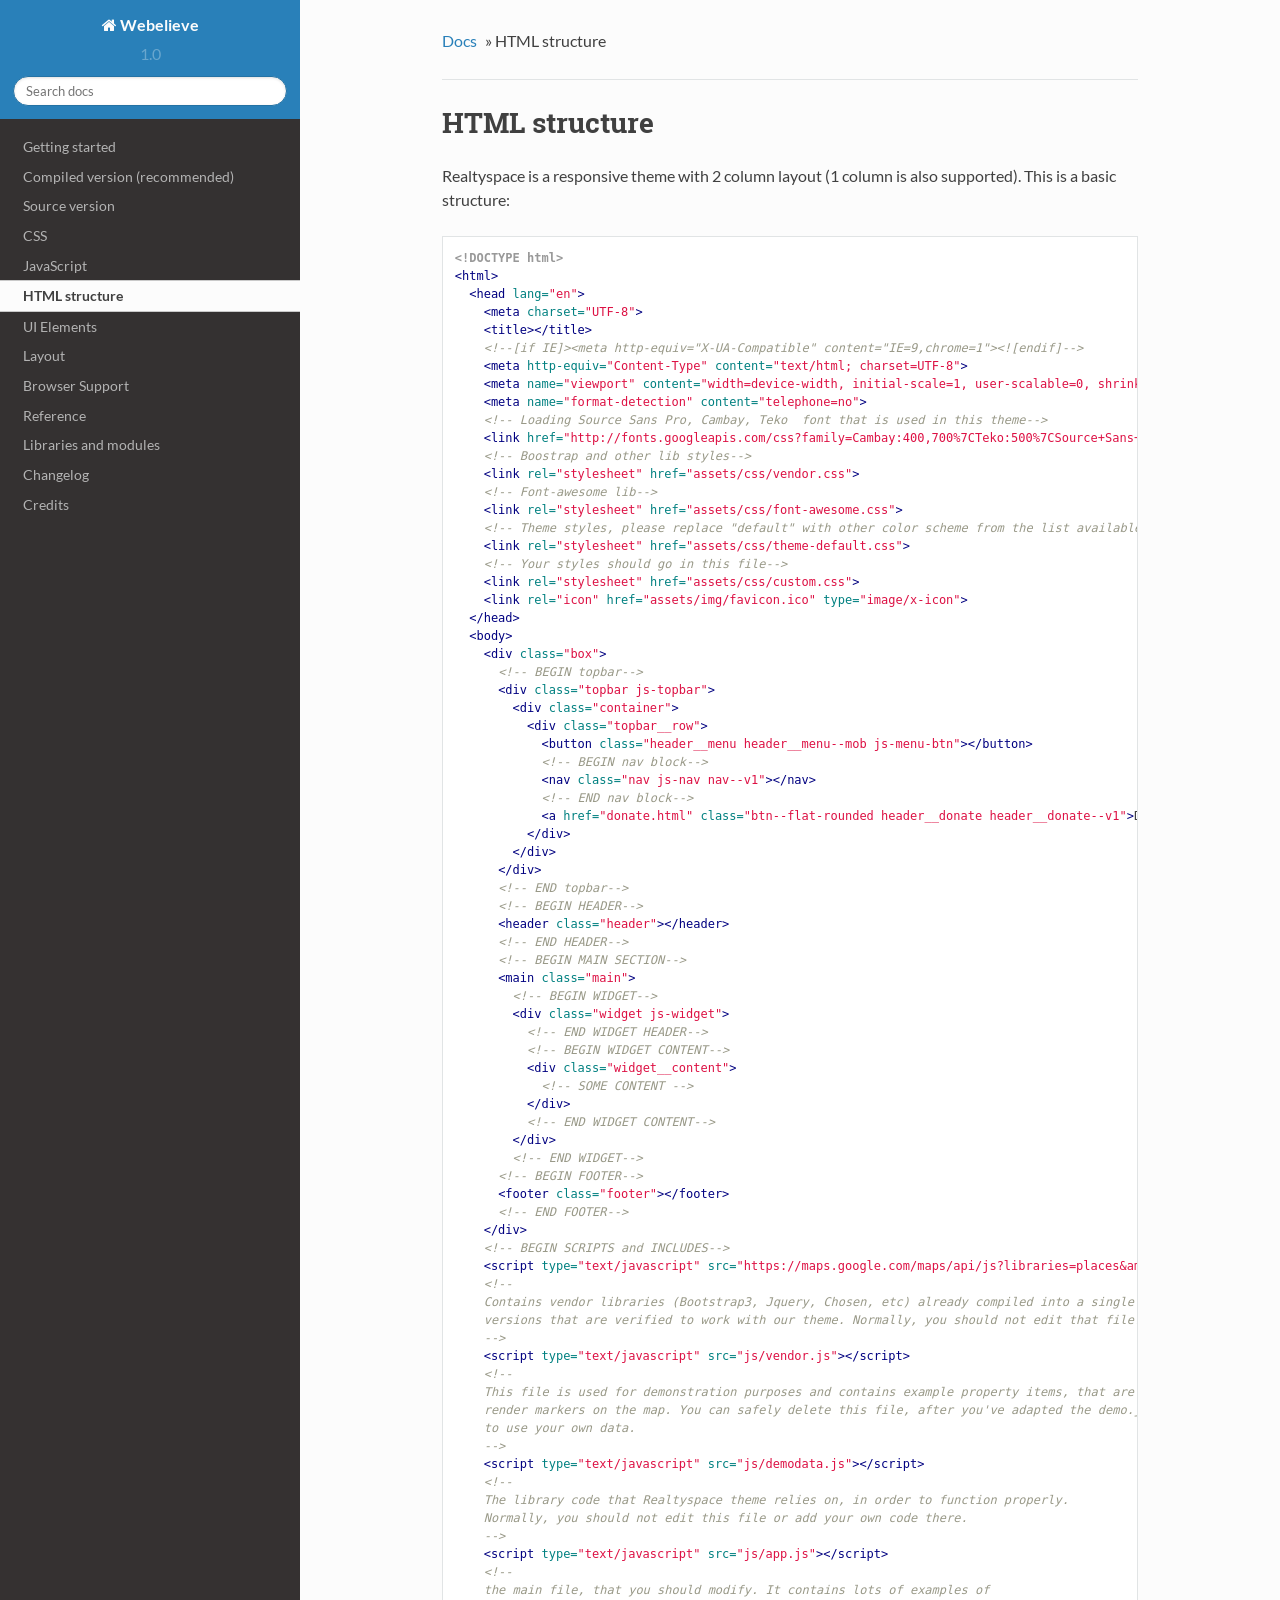
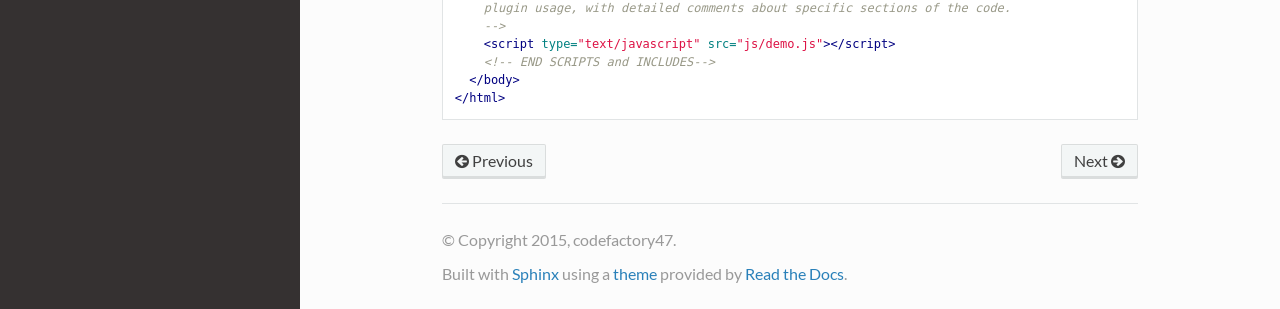
<file: docs/html.html>
<!DOCTYPE html>
<!--[if IE 8]><html class="no-js lt-ie9" lang="en" > <![endif]-->
<!--[if gt IE 8]><!--> <html class="no-js" lang="en" > <!--<![endif]-->
<head>
  <meta charset="utf-8">
  
  <meta name="viewport" content="width=device-width, initial-scale=1.0">
  
  <title>HTML structure &mdash; Webelieve 1.0 documentation</title>
  

  
  
    <link rel="shortcut icon" href="_static/favicon.ico"/>
  

  

  
  
    

  

  
  
    <link rel="stylesheet" href="_static/css/theme.css" type="text/css" />
  

  

  
    <link rel="top" title="Webelieve 1.0 documentation" href="index.html"/>
        <link rel="next" title="UI Elements" href="ui/index.html"/>
        <link rel="prev" title="JavaScript" href="js.html"/> 

  
  <script src="_static/js/modernizr.min.js"></script>

</head>

<body class="wy-body-for-nav" role="document">

  <div class="wy-grid-for-nav">

    
    <nav data-toggle="wy-nav-shift" class="wy-nav-side">
      <div class="wy-side-scroll">
        <div class="wy-side-nav-search">
          

          
            <a href="index.html" class="icon icon-home"> Webelieve
          

          
          </a>

          
            
            
              <div class="version">
                1.0
              </div>
            
          

          
<div role="search">
  <form id="rtd-search-form" class="wy-form" action="search.html" method="get">
    <input type="text" name="q" placeholder="Search docs" />
    <input type="hidden" name="check_keywords" value="yes" />
    <input type="hidden" name="area" value="default" />
  </form>
</div>

          
        </div>

        <div class="wy-menu wy-menu-vertical" data-spy="affix" role="navigation" aria-label="main navigation">
          
            
            
                <ul class="current">
<li class="toctree-l1"><a class="reference internal" href="getting-started.html">Getting started</a></li>
<li class="toctree-l1"><a class="reference internal" href="compiled.html">Compiled version (recommended)</a></li>
<li class="toctree-l1"><a class="reference internal" href="source.html">Source version</a></li>
<li class="toctree-l1"><a class="reference internal" href="css.html">CSS</a></li>
<li class="toctree-l1"><a class="reference internal" href="js.html">JavaScript</a></li>
<li class="toctree-l1 current"><a class="current reference internal" href="">HTML structure</a></li>
<li class="toctree-l1"><a class="reference internal" href="ui/index.html">UI Elements</a></li>
<li class="toctree-l1"><a class="reference internal" href="layout/index.html">Layout</a></li>
<li class="toctree-l1"><a class="reference internal" href="browser-support.html">Browser Support</a></li>
<li class="toctree-l1"><a class="reference internal" href="reference.html">Reference</a></li>
<li class="toctree-l1"><a class="reference internal" href="libs.html">Libraries and modules</a></li>
<li class="toctree-l1"><a class="reference internal" href="changelog.html">Changelog</a></li>
<li class="toctree-l1"><a class="reference internal" href="credits.html">Credits</a></li>
</ul>

            
          
        </div>
      </div>
    </nav>

    <section data-toggle="wy-nav-shift" class="wy-nav-content-wrap">

      
      <nav class="wy-nav-top" role="navigation" aria-label="top navigation">
        <i data-toggle="wy-nav-top" class="fa fa-bars"></i>
        <a href="index.html">Webelieve</a>
      </nav>


      
      <div class="wy-nav-content">
        <div class="rst-content">
          





<div role="navigation" aria-label="breadcrumbs navigation">
  <ul class="wy-breadcrumbs">
    <li><a href="index.html">Docs</a> &raquo;</li>
      
    <li>HTML structure</li>
      <li class="wy-breadcrumbs-aside">
        
          
        
      </li>
  </ul>
  <hr/>
</div>
          <div role="main" class="document" itemscope="itemscope" itemtype="http://schema.org/Article">
           <div itemprop="articleBody">
            
  <div class="section" id="html-structure">
<h1>HTML structure<a class="headerlink" href="#html-structure" title="Permalink to this headline">¶</a></h1>
<p>Realtyspace is a responsive theme with 2 column layout (1 column is also supported).
This is a basic structure:</p>
<div class="highlight-html"><div class="highlight"><pre><span class="cp">&lt;!DOCTYPE html&gt;</span>
<span class="nt">&lt;html&gt;</span>
  <span class="nt">&lt;head</span> <span class="na">lang=</span><span class="s">&quot;en&quot;</span><span class="nt">&gt;</span>
    <span class="nt">&lt;meta</span> <span class="na">charset=</span><span class="s">&quot;UTF-8&quot;</span><span class="nt">&gt;</span>
    <span class="nt">&lt;title&gt;&lt;/title&gt;</span>
    <span class="c">&lt;!--[if IE]&gt;&lt;meta http-equiv=&quot;X-UA-Compatible&quot; content=&quot;IE=9,chrome=1&quot;&gt;&lt;![endif]--&gt;</span>
    <span class="nt">&lt;meta</span> <span class="na">http-equiv=</span><span class="s">&quot;Content-Type&quot;</span> <span class="na">content=</span><span class="s">&quot;text/html; charset=UTF-8&quot;</span><span class="nt">&gt;</span>
    <span class="nt">&lt;meta</span> <span class="na">name=</span><span class="s">&quot;viewport&quot;</span> <span class="na">content=</span><span class="s">&quot;width=device-width, initial-scale=1, user-scalable=0, shrink-to-fit=no&quot;</span><span class="nt">&gt;</span>
    <span class="nt">&lt;meta</span> <span class="na">name=</span><span class="s">&quot;format-detection&quot;</span> <span class="na">content=</span><span class="s">&quot;telephone=no&quot;</span><span class="nt">&gt;</span>
    <span class="c">&lt;!-- Loading Source Sans Pro, Cambay, Teko  font that is used in this theme--&gt;</span>
    <span class="nt">&lt;link</span> <span class="na">href=</span><span class="s">&quot;http://fonts.googleapis.com/css?family=Cambay:400,700%7CTeko:500%7CSource+Sans+Pro:200,400,600,700,400italic,700italic&amp;amp;subset=latin,latin-ext&quot;</span> <span class="na">rel=</span><span class="s">&quot;stylesheet&quot;</span> <span class="na">type=</span><span class="s">&quot;text/css&quot;</span><span class="nt">&gt;</span>
    <span class="c">&lt;!-- Boostrap and other lib styles--&gt;</span>
    <span class="nt">&lt;link</span> <span class="na">rel=</span><span class="s">&quot;stylesheet&quot;</span> <span class="na">href=</span><span class="s">&quot;assets/css/vendor.css&quot;</span><span class="nt">&gt;</span>
    <span class="c">&lt;!-- Font-awesome lib--&gt;</span>
    <span class="nt">&lt;link</span> <span class="na">rel=</span><span class="s">&quot;stylesheet&quot;</span> <span class="na">href=</span><span class="s">&quot;assets/css/font-awesome.css&quot;</span><span class="nt">&gt;</span>
    <span class="c">&lt;!-- Theme styles, please replace &quot;default&quot; with other color scheme from the list available in template/css--&gt;</span>
    <span class="nt">&lt;link</span> <span class="na">rel=</span><span class="s">&quot;stylesheet&quot;</span> <span class="na">href=</span><span class="s">&quot;assets/css/theme-default.css&quot;</span><span class="nt">&gt;</span>
    <span class="c">&lt;!-- Your styles should go in this file--&gt;</span>
    <span class="nt">&lt;link</span> <span class="na">rel=</span><span class="s">&quot;stylesheet&quot;</span> <span class="na">href=</span><span class="s">&quot;assets/css/custom.css&quot;</span><span class="nt">&gt;</span>
    <span class="nt">&lt;link</span> <span class="na">rel=</span><span class="s">&quot;icon&quot;</span> <span class="na">href=</span><span class="s">&quot;assets/img/favicon.ico&quot;</span> <span class="na">type=</span><span class="s">&quot;image/x-icon&quot;</span><span class="nt">&gt;</span>
  <span class="nt">&lt;/head&gt;</span>
  <span class="nt">&lt;body&gt;</span>
    <span class="nt">&lt;div</span> <span class="na">class=</span><span class="s">&quot;box&quot;</span><span class="nt">&gt;</span>
      <span class="c">&lt;!-- BEGIN topbar--&gt;</span>
      <span class="nt">&lt;div</span> <span class="na">class=</span><span class="s">&quot;topbar js-topbar&quot;</span><span class="nt">&gt;</span>
        <span class="nt">&lt;div</span> <span class="na">class=</span><span class="s">&quot;container&quot;</span><span class="nt">&gt;</span>
          <span class="nt">&lt;div</span> <span class="na">class=</span><span class="s">&quot;topbar__row&quot;</span><span class="nt">&gt;</span>
            <span class="nt">&lt;button</span> <span class="na">class=</span><span class="s">&quot;header__menu header__menu--mob js-menu-btn&quot;</span><span class="nt">&gt;&lt;/button&gt;</span>
            <span class="c">&lt;!-- BEGIN nav block--&gt;</span>
            <span class="nt">&lt;nav</span> <span class="na">class=</span><span class="s">&quot;nav js-nav nav--v1&quot;</span><span class="nt">&gt;&lt;/nav&gt;</span>
            <span class="c">&lt;!-- END nav block--&gt;</span>
            <span class="nt">&lt;a</span> <span class="na">href=</span><span class="s">&quot;donate.html&quot;</span> <span class="na">class=</span><span class="s">&quot;btn--flat-rounded header__donate header__donate--v1&quot;</span><span class="nt">&gt;</span>Donate<span class="nt">&lt;/a&gt;</span>
          <span class="nt">&lt;/div&gt;</span>
        <span class="nt">&lt;/div&gt;</span>
      <span class="nt">&lt;/div&gt;</span>
      <span class="c">&lt;!-- END topbar--&gt;</span>
      <span class="c">&lt;!-- BEGIN HEADER--&gt;</span>
      <span class="nt">&lt;header</span> <span class="na">class=</span><span class="s">&quot;header&quot;</span><span class="nt">&gt;&lt;/header&gt;</span>
      <span class="c">&lt;!-- END HEADER--&gt;</span>
      <span class="c">&lt;!-- BEGIN MAIN SECTION--&gt;</span>
      <span class="nt">&lt;main</span> <span class="na">class=</span><span class="s">&quot;main&quot;</span><span class="nt">&gt;</span>
        <span class="c">&lt;!-- BEGIN WIDGET--&gt;</span>
        <span class="nt">&lt;div</span> <span class="na">class=</span><span class="s">&quot;widget js-widget&quot;</span><span class="nt">&gt;</span>
          <span class="c">&lt;!-- END WIDGET HEADER--&gt;</span>
          <span class="c">&lt;!-- BEGIN WIDGET CONTENT--&gt;</span>
          <span class="nt">&lt;div</span> <span class="na">class=</span><span class="s">&quot;widget__content&quot;</span><span class="nt">&gt;</span>
            <span class="c">&lt;!-- SOME CONTENT --&gt;</span>
          <span class="nt">&lt;/div&gt;</span>
          <span class="c">&lt;!-- END WIDGET CONTENT--&gt;</span>
        <span class="nt">&lt;/div&gt;</span>
        <span class="c">&lt;!-- END WIDGET--&gt;</span>
      <span class="c">&lt;!-- BEGIN FOOTER--&gt;</span>
      <span class="nt">&lt;footer</span> <span class="na">class=</span><span class="s">&quot;footer&quot;</span><span class="nt">&gt;&lt;/footer&gt;</span>
      <span class="c">&lt;!-- END FOOTER--&gt;</span>
    <span class="nt">&lt;/div&gt;</span>
    <span class="c">&lt;!-- BEGIN SCRIPTS and INCLUDES--&gt;</span>
    <span class="nt">&lt;script </span><span class="na">type=</span><span class="s">&quot;text/javascript&quot;</span> <span class="na">src=</span><span class="s">&quot;https://maps.google.com/maps/api/js?libraries=places&amp;amp;sensor=false&quot;</span><span class="nt">&gt;&lt;/script&gt;</span>
    <span class="c">&lt;!--</span>
<span class="c">    Contains vendor libraries (Bootstrap3, Jquery, Chosen, etc) already compiled into a single file, with</span>
<span class="c">    versions that are verified to work with our theme. Normally, you should not edit that file.</span>
<span class="c">    --&gt;</span>
    <span class="nt">&lt;script </span><span class="na">type=</span><span class="s">&quot;text/javascript&quot;</span> <span class="na">src=</span><span class="s">&quot;js/vendor.js&quot;</span><span class="nt">&gt;&lt;/script&gt;</span>
    <span class="c">&lt;!--</span>
<span class="c">    This file is used for demonstration purposes and contains example property items, that are mostly used to</span>
<span class="c">    render markers on the map. You can safely delete this file, after you&#39;ve adapted the demo.js code</span>
<span class="c">    to use your own data.</span>
<span class="c">    --&gt;</span>
    <span class="nt">&lt;script </span><span class="na">type=</span><span class="s">&quot;text/javascript&quot;</span> <span class="na">src=</span><span class="s">&quot;js/demodata.js&quot;</span><span class="nt">&gt;&lt;/script&gt;</span>
    <span class="c">&lt;!--</span>
<span class="c">    The library code that Realtyspace theme relies on, in order to function properly.</span>
<span class="c">    Normally, you should not edit this file or add your own code there.</span>
<span class="c">    --&gt;</span>
    <span class="nt">&lt;script </span><span class="na">type=</span><span class="s">&quot;text/javascript&quot;</span> <span class="na">src=</span><span class="s">&quot;js/app.js&quot;</span><span class="nt">&gt;&lt;/script&gt;</span>
    <span class="c">&lt;!--</span>
<span class="c">    the main file, that you should modify. It contains lots of examples of</span>
<span class="c">    plugin usage, with detailed comments about specific sections of the code.</span>
<span class="c">    --&gt;</span>
    <span class="nt">&lt;script </span><span class="na">type=</span><span class="s">&quot;text/javascript&quot;</span> <span class="na">src=</span><span class="s">&quot;js/demo.js&quot;</span><span class="nt">&gt;&lt;/script&gt;</span>
    <span class="c">&lt;!-- END SCRIPTS and INCLUDES--&gt;</span>
  <span class="nt">&lt;/body&gt;</span>
<span class="nt">&lt;/html&gt;</span>
</pre></div>
</div>
</div>


           </div>
          </div>
          <footer>
  
    <div class="rst-footer-buttons" role="navigation" aria-label="footer navigation">
      
        <a href="ui/index.html" class="btn btn-neutral float-right" title="UI Elements" accesskey="n">Next <span class="fa fa-arrow-circle-right"></span></a>
      
      
        <a href="js.html" class="btn btn-neutral" title="JavaScript" accesskey="p"><span class="fa fa-arrow-circle-left"></span> Previous</a>
      
    </div>
  

  <hr/>

  <div role="contentinfo">
    <p>
        &copy; Copyright 2015, codefactory47.

    </p>
  </div>
  Built with <a href="http://sphinx-doc.org/">Sphinx</a> using a <a href="https://github.com/snide/sphinx_rtd_theme">theme</a> provided by <a href="https://readthedocs.org">Read the Docs</a>. 

</footer>

        </div>
      </div>

    </section>

  </div>
  


  

    <script type="text/javascript">
        var DOCUMENTATION_OPTIONS = {
            URL_ROOT:'./',
            VERSION:'1.0',
            COLLAPSE_INDEX:false,
            FILE_SUFFIX:'.html',
            HAS_SOURCE:  true
        };
    </script>
      <script type="text/javascript" src="_static/jquery.js"></script>
      <script type="text/javascript" src="_static/underscore.js"></script>
      <script type="text/javascript" src="_static/doctools.js"></script>

  

  
  
    <script type="text/javascript" src="_static/js/theme.js"></script>
  

  
  
  <script type="text/javascript">
      jQuery(function () {
          SphinxRtdTheme.StickyNav.enable();
      });
  </script>
   

</body>
</html>
</file>
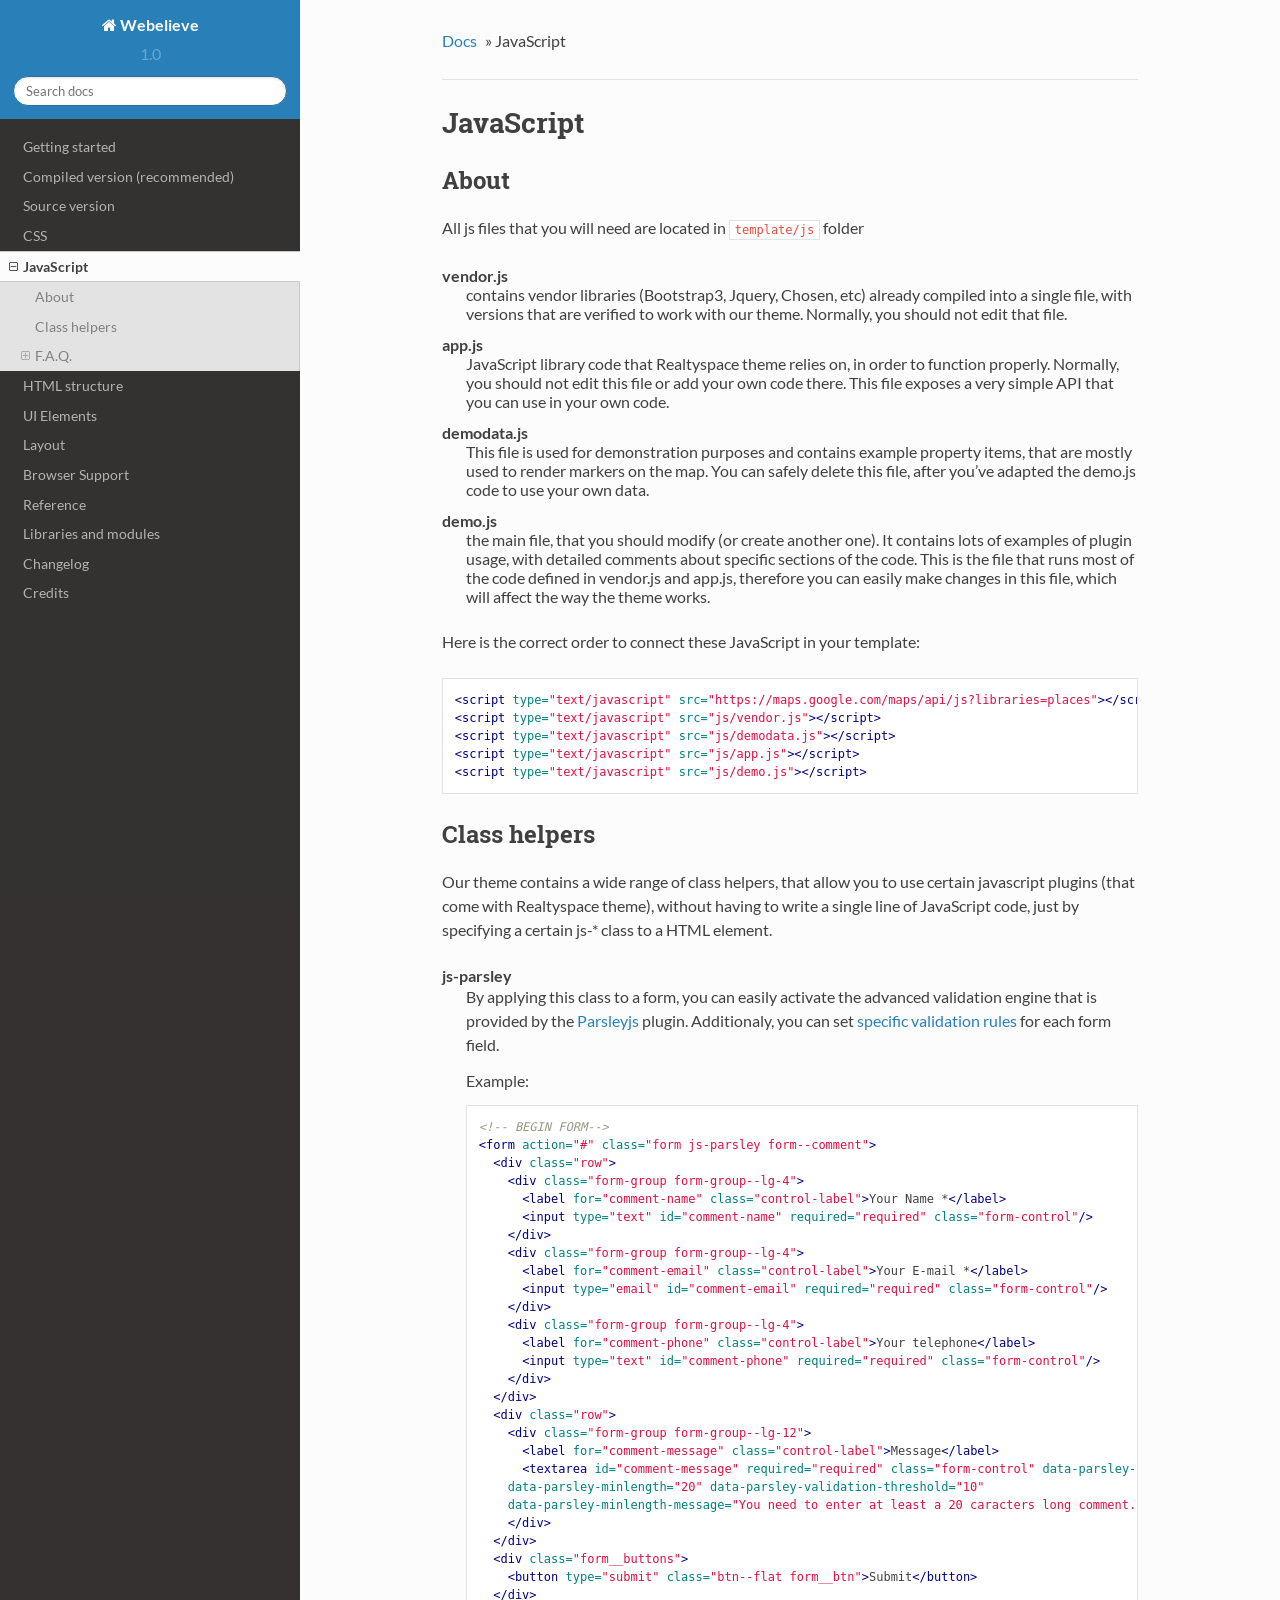
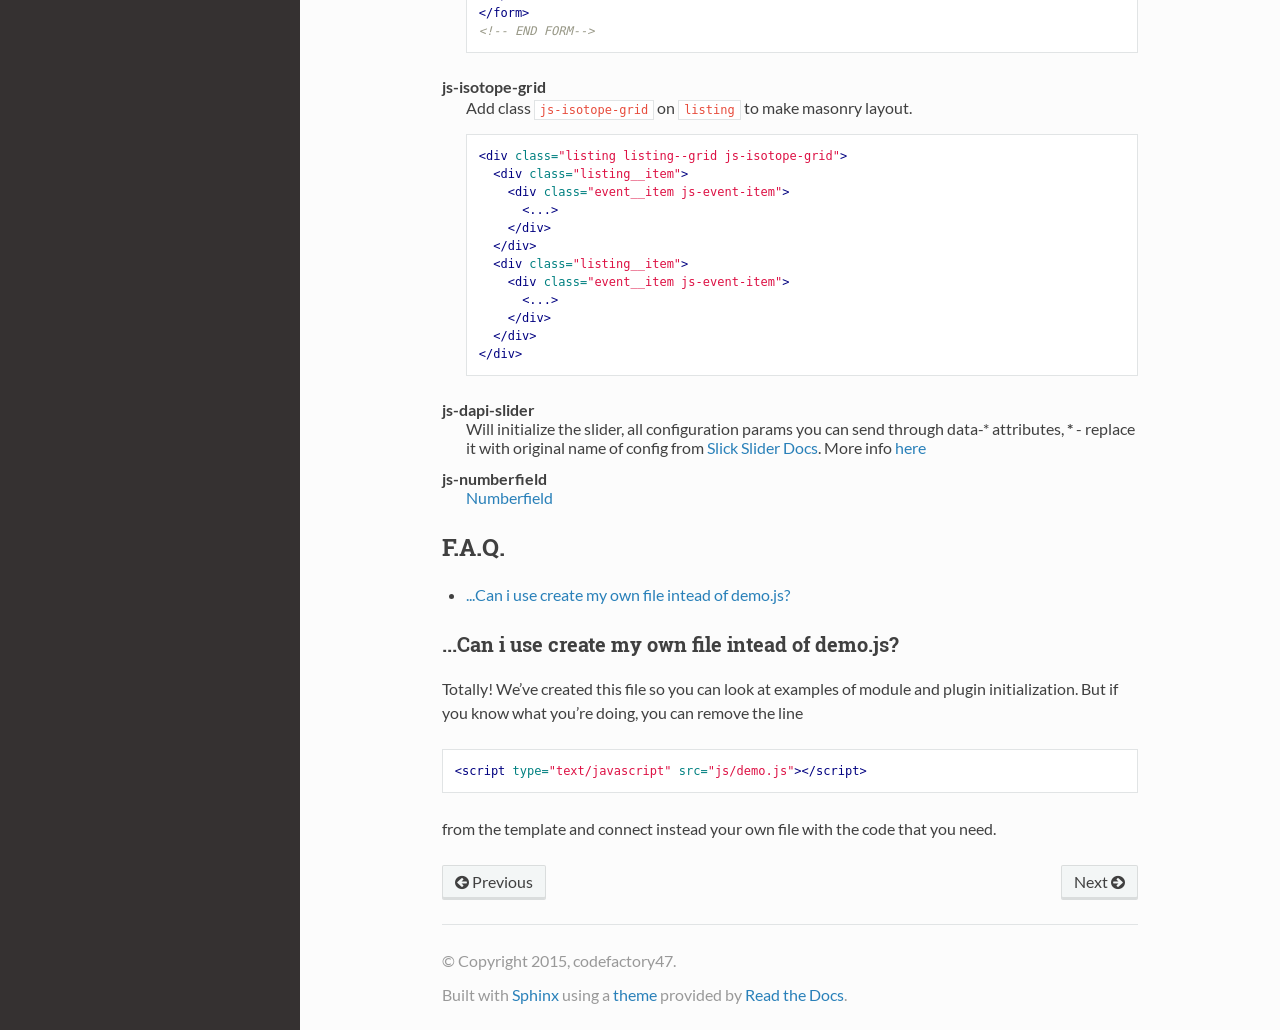
<file: docs/js.html>
<!DOCTYPE html>
<!--[if IE 8]><html class="no-js lt-ie9" lang="en" > <![endif]-->
<!--[if gt IE 8]><!--> <html class="no-js" lang="en" > <!--<![endif]-->
<head>
  <meta charset="utf-8">
  
  <meta name="viewport" content="width=device-width, initial-scale=1.0">
  
  <title>JavaScript &mdash; Webelieve 1.0 documentation</title>
  

  
  
    <link rel="shortcut icon" href="_static/favicon.ico"/>
  

  

  
  
    

  

  
  
    <link rel="stylesheet" href="_static/css/theme.css" type="text/css" />
  

  

  
    <link rel="top" title="Webelieve 1.0 documentation" href="index.html"/>
        <link rel="next" title="HTML structure" href="html.html"/>
        <link rel="prev" title="CSS" href="css.html"/> 

  
  <script src="_static/js/modernizr.min.js"></script>

</head>

<body class="wy-body-for-nav" role="document">

  <div class="wy-grid-for-nav">

    
    <nav data-toggle="wy-nav-shift" class="wy-nav-side">
      <div class="wy-side-scroll">
        <div class="wy-side-nav-search">
          

          
            <a href="index.html" class="icon icon-home"> Webelieve
          

          
          </a>

          
            
            
              <div class="version">
                1.0
              </div>
            
          

          
<div role="search">
  <form id="rtd-search-form" class="wy-form" action="search.html" method="get">
    <input type="text" name="q" placeholder="Search docs" />
    <input type="hidden" name="check_keywords" value="yes" />
    <input type="hidden" name="area" value="default" />
  </form>
</div>

          
        </div>

        <div class="wy-menu wy-menu-vertical" data-spy="affix" role="navigation" aria-label="main navigation">
          
            
            
                <ul class="current">
<li class="toctree-l1"><a class="reference internal" href="getting-started.html">Getting started</a></li>
<li class="toctree-l1"><a class="reference internal" href="compiled.html">Compiled version (recommended)</a></li>
<li class="toctree-l1"><a class="reference internal" href="source.html">Source version</a></li>
<li class="toctree-l1"><a class="reference internal" href="css.html">CSS</a></li>
<li class="toctree-l1 current"><a class="current reference internal" href="">JavaScript</a><ul>
<li class="toctree-l2"><a class="reference internal" href="#about">About</a></li>
<li class="toctree-l2"><a class="reference internal" href="#class-helpers">Class helpers</a></li>
<li class="toctree-l2"><a class="reference internal" href="#f-a-q">F.A.Q.</a><ul>
<li class="toctree-l3"><a class="reference internal" href="#can-i-use-create-my-own-file-intead-of-demo-js">...Can i use create my own file intead of demo.js?</a></li>
</ul>
</li>
</ul>
</li>
<li class="toctree-l1"><a class="reference internal" href="html.html">HTML structure</a></li>
<li class="toctree-l1"><a class="reference internal" href="ui/index.html">UI Elements</a></li>
<li class="toctree-l1"><a class="reference internal" href="layout/index.html">Layout</a></li>
<li class="toctree-l1"><a class="reference internal" href="browser-support.html">Browser Support</a></li>
<li class="toctree-l1"><a class="reference internal" href="reference.html">Reference</a></li>
<li class="toctree-l1"><a class="reference internal" href="libs.html">Libraries and modules</a></li>
<li class="toctree-l1"><a class="reference internal" href="changelog.html">Changelog</a></li>
<li class="toctree-l1"><a class="reference internal" href="credits.html">Credits</a></li>
</ul>

            
          
        </div>
      </div>
    </nav>

    <section data-toggle="wy-nav-shift" class="wy-nav-content-wrap">

      
      <nav class="wy-nav-top" role="navigation" aria-label="top navigation">
        <i data-toggle="wy-nav-top" class="fa fa-bars"></i>
        <a href="index.html">Webelieve</a>
      </nav>


      
      <div class="wy-nav-content">
        <div class="rst-content">
          





<div role="navigation" aria-label="breadcrumbs navigation">
  <ul class="wy-breadcrumbs">
    <li><a href="index.html">Docs</a> &raquo;</li>
      
    <li>JavaScript</li>
      <li class="wy-breadcrumbs-aside">
        
          
        
      </li>
  </ul>
  <hr/>
</div>
          <div role="main" class="document" itemscope="itemscope" itemtype="http://schema.org/Article">
           <div itemprop="articleBody">
            
  <div class="section" id="javascript">
<h1>JavaScript<a class="headerlink" href="#javascript" title="Permalink to this headline">¶</a></h1>
<div class="section" id="about">
<h2>About<a class="headerlink" href="#about" title="Permalink to this headline">¶</a></h2>
<p>All js files that you will need are located in <code class="docutils literal"><span class="pre">template/js</span></code> folder</p>
<dl class="docutils">
<dt>vendor.js</dt>
<dd>contains vendor libraries (Bootstrap3, Jquery, Chosen, etc) already compiled into a single file, with
versions that are verified to work with our theme. Normally, you should not edit that file.</dd>
<dt>app.js</dt>
<dd>JavaScript library code that Realtyspace theme relies on, in order to function properly. Normally, you should not
edit this file or add your own code there. This file exposes a very simple API that you can use in
your own code.</dd>
<dt>demodata.js</dt>
<dd>This file is used for demonstration purposes and contains example property items, that are mostly used to
render markers on the map. You can safely delete this file, after you&#8217;ve adapted the demo.js code
to use your own data.</dd>
<dt>demo.js</dt>
<dd>the main file, that you should modify (or create another one). It contains lots of examples of
plugin usage, with detailed comments about specific sections of the code. This is the file that runs
most of the code defined in vendor.js and app.js, therefore you can easily make changes in this file,
which will affect the way the theme works.</dd>
</dl>
<p>Here is the correct order to connect these JavaScript in your template:</p>
<div class="highlight-html"><div class="highlight"><pre><span class="nt">&lt;script </span><span class="na">type=</span><span class="s">&quot;text/javascript&quot;</span> <span class="na">src=</span><span class="s">&quot;https://maps.google.com/maps/api/js?libraries=places&quot;</span><span class="nt">&gt;&lt;/script&gt;</span>
<span class="nt">&lt;script </span><span class="na">type=</span><span class="s">&quot;text/javascript&quot;</span> <span class="na">src=</span><span class="s">&quot;js/vendor.js&quot;</span><span class="nt">&gt;&lt;/script&gt;</span>
<span class="nt">&lt;script </span><span class="na">type=</span><span class="s">&quot;text/javascript&quot;</span> <span class="na">src=</span><span class="s">&quot;js/demodata.js&quot;</span><span class="nt">&gt;&lt;/script&gt;</span>
<span class="nt">&lt;script </span><span class="na">type=</span><span class="s">&quot;text/javascript&quot;</span> <span class="na">src=</span><span class="s">&quot;js/app.js&quot;</span><span class="nt">&gt;&lt;/script&gt;</span>
<span class="nt">&lt;script </span><span class="na">type=</span><span class="s">&quot;text/javascript&quot;</span> <span class="na">src=</span><span class="s">&quot;js/demo.js&quot;</span><span class="nt">&gt;&lt;/script&gt;</span>
</pre></div>
</div>
</div>
<div class="section" id="class-helpers">
<h2>Class helpers<a class="headerlink" href="#class-helpers" title="Permalink to this headline">¶</a></h2>
<p>Our theme contains a wide range of class helpers, that allow you to use certain javascript plugins
(that come with Realtyspace theme), without having to write a single line of JavaScript code,
just by specifying a certain js-* class to a HTML element.</p>
<dl class="docutils">
<dt>js-parsley</dt>
<dd><p class="first">By applying this class to a form, you can easily activate the advanced validation engine that is provided
by the <a class="reference external" href="http://parsleyjs.org/">Parsleyjs</a> plugin. Additionaly, you can set
<a class="reference external" href="http://parsleyjs.org/doc/index.html#validators">specific validation rules</a> for each form field.</p>
<p>Example:</p>
<div class="last highlight-html"><div class="highlight"><pre><span class="c">&lt;!-- BEGIN FORM--&gt;</span>
<span class="nt">&lt;form</span> <span class="na">action=</span><span class="s">&quot;#&quot;</span> <span class="na">class=</span><span class="s">&quot;form js-parsley form--comment&quot;</span><span class="nt">&gt;</span>
  <span class="nt">&lt;div</span> <span class="na">class=</span><span class="s">&quot;row&quot;</span><span class="nt">&gt;</span>
    <span class="nt">&lt;div</span> <span class="na">class=</span><span class="s">&quot;form-group form-group--lg-4&quot;</span><span class="nt">&gt;</span>
      <span class="nt">&lt;label</span> <span class="na">for=</span><span class="s">&quot;comment-name&quot;</span> <span class="na">class=</span><span class="s">&quot;control-label&quot;</span><span class="nt">&gt;</span>Your Name *<span class="nt">&lt;/label&gt;</span>
      <span class="nt">&lt;input</span> <span class="na">type=</span><span class="s">&quot;text&quot;</span> <span class="na">id=</span><span class="s">&quot;comment-name&quot;</span> <span class="na">required=</span><span class="s">&quot;required&quot;</span> <span class="na">class=</span><span class="s">&quot;form-control&quot;</span><span class="nt">/&gt;</span>
    <span class="nt">&lt;/div&gt;</span>
    <span class="nt">&lt;div</span> <span class="na">class=</span><span class="s">&quot;form-group form-group--lg-4&quot;</span><span class="nt">&gt;</span>
      <span class="nt">&lt;label</span> <span class="na">for=</span><span class="s">&quot;comment-email&quot;</span> <span class="na">class=</span><span class="s">&quot;control-label&quot;</span><span class="nt">&gt;</span>Your E-mail *<span class="nt">&lt;/label&gt;</span>
      <span class="nt">&lt;input</span> <span class="na">type=</span><span class="s">&quot;email&quot;</span> <span class="na">id=</span><span class="s">&quot;comment-email&quot;</span> <span class="na">required=</span><span class="s">&quot;required&quot;</span> <span class="na">class=</span><span class="s">&quot;form-control&quot;</span><span class="nt">/&gt;</span>
    <span class="nt">&lt;/div&gt;</span>
    <span class="nt">&lt;div</span> <span class="na">class=</span><span class="s">&quot;form-group form-group--lg-4&quot;</span><span class="nt">&gt;</span>
      <span class="nt">&lt;label</span> <span class="na">for=</span><span class="s">&quot;comment-phone&quot;</span> <span class="na">class=</span><span class="s">&quot;control-label&quot;</span><span class="nt">&gt;</span>Your telephone<span class="nt">&lt;/label&gt;</span>
      <span class="nt">&lt;input</span> <span class="na">type=</span><span class="s">&quot;text&quot;</span> <span class="na">id=</span><span class="s">&quot;comment-phone&quot;</span> <span class="na">required=</span><span class="s">&quot;required&quot;</span> <span class="na">class=</span><span class="s">&quot;form-control&quot;</span><span class="nt">/&gt;</span>
    <span class="nt">&lt;/div&gt;</span>
  <span class="nt">&lt;/div&gt;</span>
  <span class="nt">&lt;div</span> <span class="na">class=</span><span class="s">&quot;row&quot;</span><span class="nt">&gt;</span>
    <span class="nt">&lt;div</span> <span class="na">class=</span><span class="s">&quot;form-group form-group--lg-12&quot;</span><span class="nt">&gt;</span>
      <span class="nt">&lt;label</span> <span class="na">for=</span><span class="s">&quot;comment-message&quot;</span> <span class="na">class=</span><span class="s">&quot;control-label&quot;</span><span class="nt">&gt;</span>Message<span class="nt">&lt;/label&gt;</span>
      <span class="nt">&lt;textarea</span> <span class="na">id=</span><span class="s">&quot;comment-message&quot;</span> <span class="na">required=</span><span class="s">&quot;required&quot;</span> <span class="na">class=</span><span class="s">&quot;form-control&quot;</span> <span class="na">data-parsley-trigger=</span><span class="s">&quot;keyup&quot;</span>
    <span class="na">data-parsley-minlength=</span><span class="s">&quot;20&quot;</span> <span class="na">data-parsley-validation-threshold=</span><span class="s">&quot;10&quot;</span>
    <span class="na">data-parsley-minlength-message=</span><span class="s">&quot;You need to enter at least a 20 caracters long comment..&quot;</span><span class="nt">&gt;&lt;/textarea&gt;</span>
    <span class="nt">&lt;/div&gt;</span>
  <span class="nt">&lt;/div&gt;</span>
  <span class="nt">&lt;div</span> <span class="na">class=</span><span class="s">&quot;form__buttons&quot;</span><span class="nt">&gt;</span>
    <span class="nt">&lt;button</span> <span class="na">type=</span><span class="s">&quot;submit&quot;</span> <span class="na">class=</span><span class="s">&quot;btn--flat form__btn&quot;</span><span class="nt">&gt;</span>Submit<span class="nt">&lt;/button&gt;</span>
  <span class="nt">&lt;/div&gt;</span>
<span class="nt">&lt;/form&gt;</span>
<span class="c">&lt;!-- END FORM--&gt;</span>
</pre></div>
</div>
</dd>
<dt>js-isotope-grid</dt>
<dd><p class="first">Add class <code class="docutils literal"><span class="pre">js-isotope-grid</span></code> on <code class="docutils literal"><span class="pre">listing</span></code> to make masonry layout.</p>
<div class="last highlight-html"><div class="highlight"><pre><span class="nt">&lt;div</span> <span class="na">class=</span><span class="s">&quot;listing listing--grid js-isotope-grid&quot;</span><span class="nt">&gt;</span>
  <span class="nt">&lt;div</span> <span class="na">class=</span><span class="s">&quot;listing__item&quot;</span><span class="nt">&gt;</span>
    <span class="nt">&lt;div</span> <span class="na">class=</span><span class="s">&quot;event__item js-event-item&quot;</span><span class="nt">&gt;</span>
      <span class="nt">&lt;...&gt;</span>
    <span class="nt">&lt;/div&gt;</span>
  <span class="nt">&lt;/div&gt;</span>
  <span class="nt">&lt;div</span> <span class="na">class=</span><span class="s">&quot;listing__item&quot;</span><span class="nt">&gt;</span>
    <span class="nt">&lt;div</span> <span class="na">class=</span><span class="s">&quot;event__item js-event-item&quot;</span><span class="nt">&gt;</span>
      <span class="nt">&lt;...&gt;</span>
    <span class="nt">&lt;/div&gt;</span>
  <span class="nt">&lt;/div&gt;</span>
<span class="nt">&lt;/div&gt;</span>
</pre></div>
</div>
</dd>
<dt>js-dapi-slider</dt>
<dd>Will initialize the slider, all configuration params you can send through data-* attributes,
<strong>*</strong> - replace it with original name of config from <a class="reference external" href="http://kenwheeler.github.io/slick/">Slick Slider Docs</a>. More info <a class="reference internal" href="ui/slider.html#slick-slider"><span>here</span></a></dd>
<dt>js-numberfield</dt>
<dd><a class="reference internal" href="ui/numberfield.html#numberfield"><span>Numberfield</span></a></dd>
</dl>
</div>
<div class="section" id="f-a-q">
<h2>F.A.Q.<a class="headerlink" href="#f-a-q" title="Permalink to this headline">¶</a></h2>
<div class="contents local topic" id="contents">
<ul class="simple">
<li><a class="reference internal" href="#can-i-use-create-my-own-file-intead-of-demo-js" id="id1">...Can i use create my own file intead of demo.js?</a></li>
</ul>
</div>
<div class="section" id="can-i-use-create-my-own-file-intead-of-demo-js">
<span id="demojs"></span><h3><a class="toc-backref" href="#id1">...Can i use create my own file intead of demo.js?</a><a class="headerlink" href="#can-i-use-create-my-own-file-intead-of-demo-js" title="Permalink to this headline">¶</a></h3>
<p>Totally! We&#8217;ve created this file so you can look at examples of module and plugin initialization.
But if you know what you&#8217;re doing,  you can remove the line</p>
<div class="highlight-html"><div class="highlight"><pre><span class="nt">&lt;script </span><span class="na">type=</span><span class="s">&quot;text/javascript&quot;</span> <span class="na">src=</span><span class="s">&quot;js/demo.js&quot;</span><span class="nt">&gt;&lt;/script&gt;</span>
</pre></div>
</div>
<p>from the template and connect instead your own file with the code that you need.</p>
</div>
</div>
</div>


           </div>
          </div>
          <footer>
  
    <div class="rst-footer-buttons" role="navigation" aria-label="footer navigation">
      
        <a href="html.html" class="btn btn-neutral float-right" title="HTML structure" accesskey="n">Next <span class="fa fa-arrow-circle-right"></span></a>
      
      
        <a href="css.html" class="btn btn-neutral" title="CSS" accesskey="p"><span class="fa fa-arrow-circle-left"></span> Previous</a>
      
    </div>
  

  <hr/>

  <div role="contentinfo">
    <p>
        &copy; Copyright 2015, codefactory47.

    </p>
  </div>
  Built with <a href="http://sphinx-doc.org/">Sphinx</a> using a <a href="https://github.com/snide/sphinx_rtd_theme">theme</a> provided by <a href="https://readthedocs.org">Read the Docs</a>. 

</footer>

        </div>
      </div>

    </section>

  </div>
  


  

    <script type="text/javascript">
        var DOCUMENTATION_OPTIONS = {
            URL_ROOT:'./',
            VERSION:'1.0',
            COLLAPSE_INDEX:false,
            FILE_SUFFIX:'.html',
            HAS_SOURCE:  true
        };
    </script>
      <script type="text/javascript" src="_static/jquery.js"></script>
      <script type="text/javascript" src="_static/underscore.js"></script>
      <script type="text/javascript" src="_static/doctools.js"></script>

  

  
  
    <script type="text/javascript" src="_static/js/theme.js"></script>
  

  
  
  <script type="text/javascript">
      jQuery(function () {
          SphinxRtdTheme.StickyNav.enable();
      });
  </script>
   

</body>
</html>
</file>
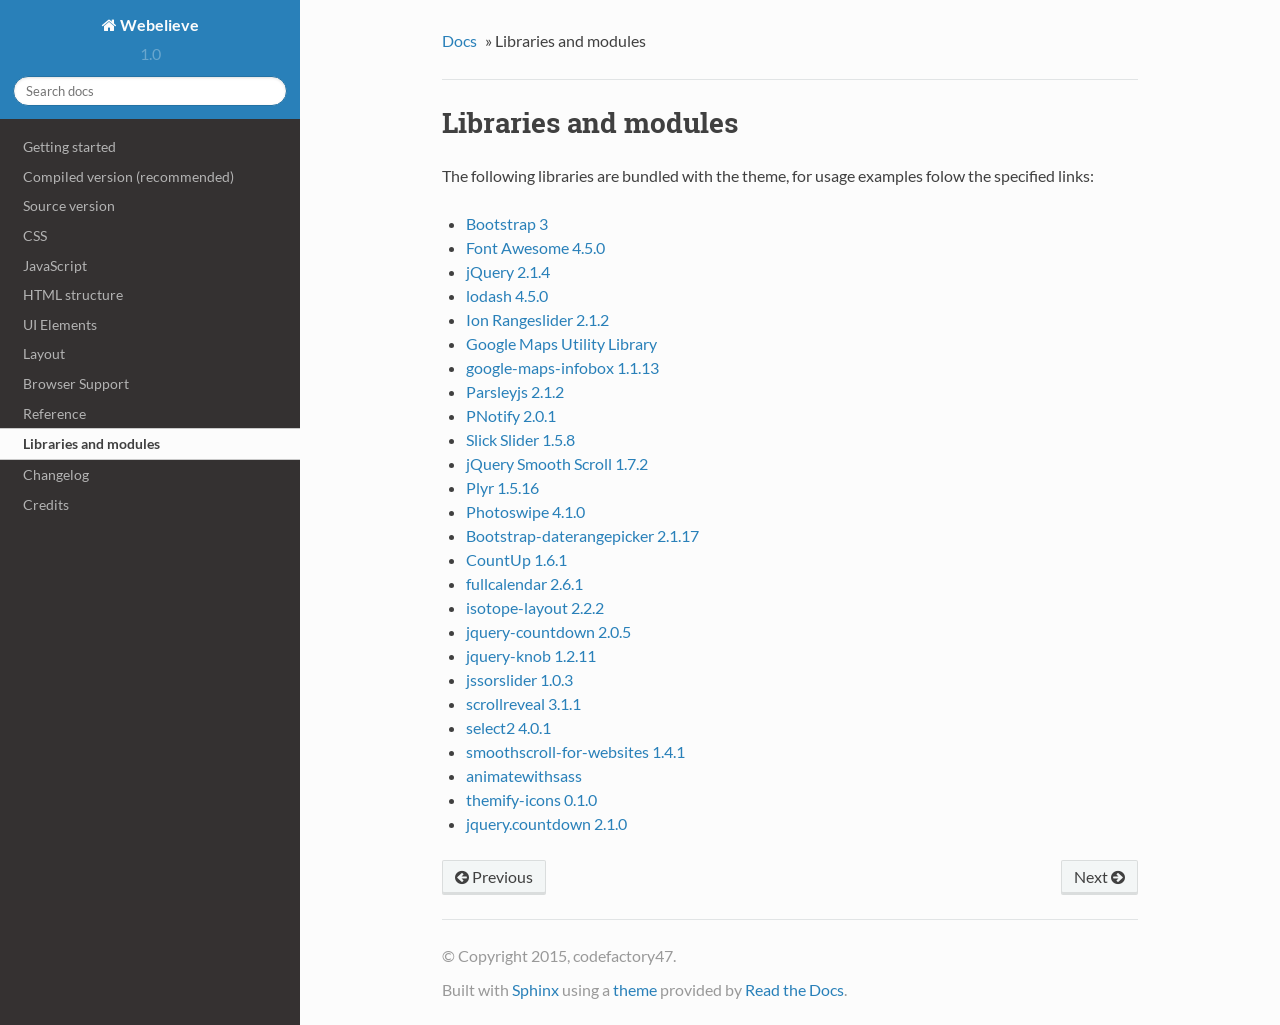
<file: docs/libs.html>
<!DOCTYPE html>
<!--[if IE 8]><html class="no-js lt-ie9" lang="en" > <![endif]-->
<!--[if gt IE 8]><!--> <html class="no-js" lang="en" > <!--<![endif]-->
<head>
  <meta charset="utf-8">
  
  <meta name="viewport" content="width=device-width, initial-scale=1.0">
  
  <title>Libraries and modules &mdash; Webelieve 1.0 documentation</title>
  

  
  
    <link rel="shortcut icon" href="_static/favicon.ico"/>
  

  

  
  
    

  

  
  
    <link rel="stylesheet" href="_static/css/theme.css" type="text/css" />
  

  

  
    <link rel="top" title="Webelieve 1.0 documentation" href="index.html"/>
        <link rel="next" title="Changelog" href="changelog.html"/>
        <link rel="prev" title="Reference" href="reference.html"/> 

  
  <script src="_static/js/modernizr.min.js"></script>

</head>

<body class="wy-body-for-nav" role="document">

  <div class="wy-grid-for-nav">

    
    <nav data-toggle="wy-nav-shift" class="wy-nav-side">
      <div class="wy-side-scroll">
        <div class="wy-side-nav-search">
          

          
            <a href="index.html" class="icon icon-home"> Webelieve
          

          
          </a>

          
            
            
              <div class="version">
                1.0
              </div>
            
          

          
<div role="search">
  <form id="rtd-search-form" class="wy-form" action="search.html" method="get">
    <input type="text" name="q" placeholder="Search docs" />
    <input type="hidden" name="check_keywords" value="yes" />
    <input type="hidden" name="area" value="default" />
  </form>
</div>

          
        </div>

        <div class="wy-menu wy-menu-vertical" data-spy="affix" role="navigation" aria-label="main navigation">
          
            
            
                <ul class="current">
<li class="toctree-l1"><a class="reference internal" href="getting-started.html">Getting started</a></li>
<li class="toctree-l1"><a class="reference internal" href="compiled.html">Compiled version (recommended)</a></li>
<li class="toctree-l1"><a class="reference internal" href="source.html">Source version</a></li>
<li class="toctree-l1"><a class="reference internal" href="css.html">CSS</a></li>
<li class="toctree-l1"><a class="reference internal" href="js.html">JavaScript</a></li>
<li class="toctree-l1"><a class="reference internal" href="html.html">HTML structure</a></li>
<li class="toctree-l1"><a class="reference internal" href="ui/index.html">UI Elements</a></li>
<li class="toctree-l1"><a class="reference internal" href="layout/index.html">Layout</a></li>
<li class="toctree-l1"><a class="reference internal" href="browser-support.html">Browser Support</a></li>
<li class="toctree-l1"><a class="reference internal" href="reference.html">Reference</a></li>
<li class="toctree-l1 current"><a class="current reference internal" href="">Libraries and modules</a></li>
<li class="toctree-l1"><a class="reference internal" href="changelog.html">Changelog</a></li>
<li class="toctree-l1"><a class="reference internal" href="credits.html">Credits</a></li>
</ul>

            
          
        </div>
      </div>
    </nav>

    <section data-toggle="wy-nav-shift" class="wy-nav-content-wrap">

      
      <nav class="wy-nav-top" role="navigation" aria-label="top navigation">
        <i data-toggle="wy-nav-top" class="fa fa-bars"></i>
        <a href="index.html">Webelieve</a>
      </nav>


      
      <div class="wy-nav-content">
        <div class="rst-content">
          





<div role="navigation" aria-label="breadcrumbs navigation">
  <ul class="wy-breadcrumbs">
    <li><a href="index.html">Docs</a> &raquo;</li>
      
    <li>Libraries and modules</li>
      <li class="wy-breadcrumbs-aside">
        
          
        
      </li>
  </ul>
  <hr/>
</div>
          <div role="main" class="document" itemscope="itemscope" itemtype="http://schema.org/Article">
           <div itemprop="articleBody">
            
  <div class="section" id="libraries-and-modules">
<h1>Libraries and modules<a class="headerlink" href="#libraries-and-modules" title="Permalink to this headline">¶</a></h1>
<p>The following libraries are bundled with the theme, for usage examples folow the specified links:</p>
<ul class="simple">
<li><a class="reference external" href="http://getbootstrap.com/">Bootstrap 3</a></li>
<li><a class="reference external" href="http://fortawesome.github.io/Font-Awesome/">Font Awesome 4.5.0</a></li>
<li><a class="reference external" href="https://jquery.com/">jQuery 2.1.4</a></li>
<li><a class="reference external" href="https://lodash.com/">lodash 4.5.0</a></li>
<li><a class="reference external" href="http://ionden.com/a/plugins/ion.rangeSlider/en.html">Ion Rangeslider 2.1.2</a></li>
<li><a class="reference external" href="https://code.google.com/p/google-maps-utility-library-v3/">Google Maps Utility Library</a></li>
<li><a class="reference external" href="https://github.com/lucasfs7/google-maps-infobox-module">google-maps-infobox 1.1.13</a></li>
<li><a class="reference external" href="http://parsleyjs.org/">Parsleyjs 2.1.2</a></li>
<li><a class="reference external" href="http://sciactive.github.io/pnotify/">PNotify 2.0.1</a></li>
<li><a class="reference external" href="http://kenwheeler.github.io/slick/">Slick Slider 1.5.8</a></li>
<li><a class="reference external" href="https://github.com/kswedberg/jquery-smooth-scroll">jQuery Smooth Scroll 1.7.2</a></li>
<li><a class="reference external" href="http://plyr.io/">Plyr 1.5.16</a></li>
<li><a class="reference external" href="http://photoswipe.com/">Photoswipe 4.1.0</a></li>
<li><a class="reference external" href="https://github.com/dangrossman/bootstrap-daterangepicker/">Bootstrap-daterangepicker 2.1.17</a></li>
<li><a class="reference external" href="https://github.com/inorganik/countUp.js#readme">CountUp 1.6.1</a></li>
<li><a class="reference external" href="http://fullcalendar.io/">fullcalendar 2.6.1</a></li>
<li><a class="reference external" href="http://isotope.metafizzy.co">isotope-layout 2.2.2</a></li>
<li><a class="reference external" href="http://hilios.github.io/jQuery.countdown/">jquery-countdown 2.0.5</a></li>
<li><a class="reference external" href="https://github.com/aterrien/jQuery-Knob#readme">jquery-knob 1.2.11</a></li>
<li><a class="reference external" href="https://github.com/crisys11/slider#readme">jssorslider 1.0.3</a></li>
<li><a class="reference external" href="https://scrollrevealjs.org">scrollreveal 3.1.1</a></li>
<li><a class="reference external" href="https://select2.github.io">select2 4.0.1</a></li>
<li><a class="reference external" href="https://github.com/galambalazs/smoothscroll-for-websites">smoothscroll-for-websites 1.4.1</a></li>
<li><a class="reference external" href="https://github.com/geoffgraham/animate.scss">animatewithsass</a></li>
<li><a class="reference external" href="https://github.com/lykmapipo/themify-icons">themify-icons 0.1.0</a></li>
<li><a class="reference external" href="http://hilios.github.io/jQuery.countdown/">jquery.countdown 2.1.0</a></li>
</ul>
</div>


           </div>
          </div>
          <footer>
  
    <div class="rst-footer-buttons" role="navigation" aria-label="footer navigation">
      
        <a href="changelog.html" class="btn btn-neutral float-right" title="Changelog" accesskey="n">Next <span class="fa fa-arrow-circle-right"></span></a>
      
      
        <a href="reference.html" class="btn btn-neutral" title="Reference" accesskey="p"><span class="fa fa-arrow-circle-left"></span> Previous</a>
      
    </div>
  

  <hr/>

  <div role="contentinfo">
    <p>
        &copy; Copyright 2015, codefactory47.

    </p>
  </div>
  Built with <a href="http://sphinx-doc.org/">Sphinx</a> using a <a href="https://github.com/snide/sphinx_rtd_theme">theme</a> provided by <a href="https://readthedocs.org">Read the Docs</a>. 

</footer>

        </div>
      </div>

    </section>

  </div>
  


  

    <script type="text/javascript">
        var DOCUMENTATION_OPTIONS = {
            URL_ROOT:'./',
            VERSION:'1.0',
            COLLAPSE_INDEX:false,
            FILE_SUFFIX:'.html',
            HAS_SOURCE:  true
        };
    </script>
      <script type="text/javascript" src="_static/jquery.js"></script>
      <script type="text/javascript" src="_static/underscore.js"></script>
      <script type="text/javascript" src="_static/doctools.js"></script>

  

  
  
    <script type="text/javascript" src="_static/js/theme.js"></script>
  

  
  
  <script type="text/javascript">
      jQuery(function () {
          SphinxRtdTheme.StickyNav.enable();
      });
  </script>
   

</body>
</html>
</file>
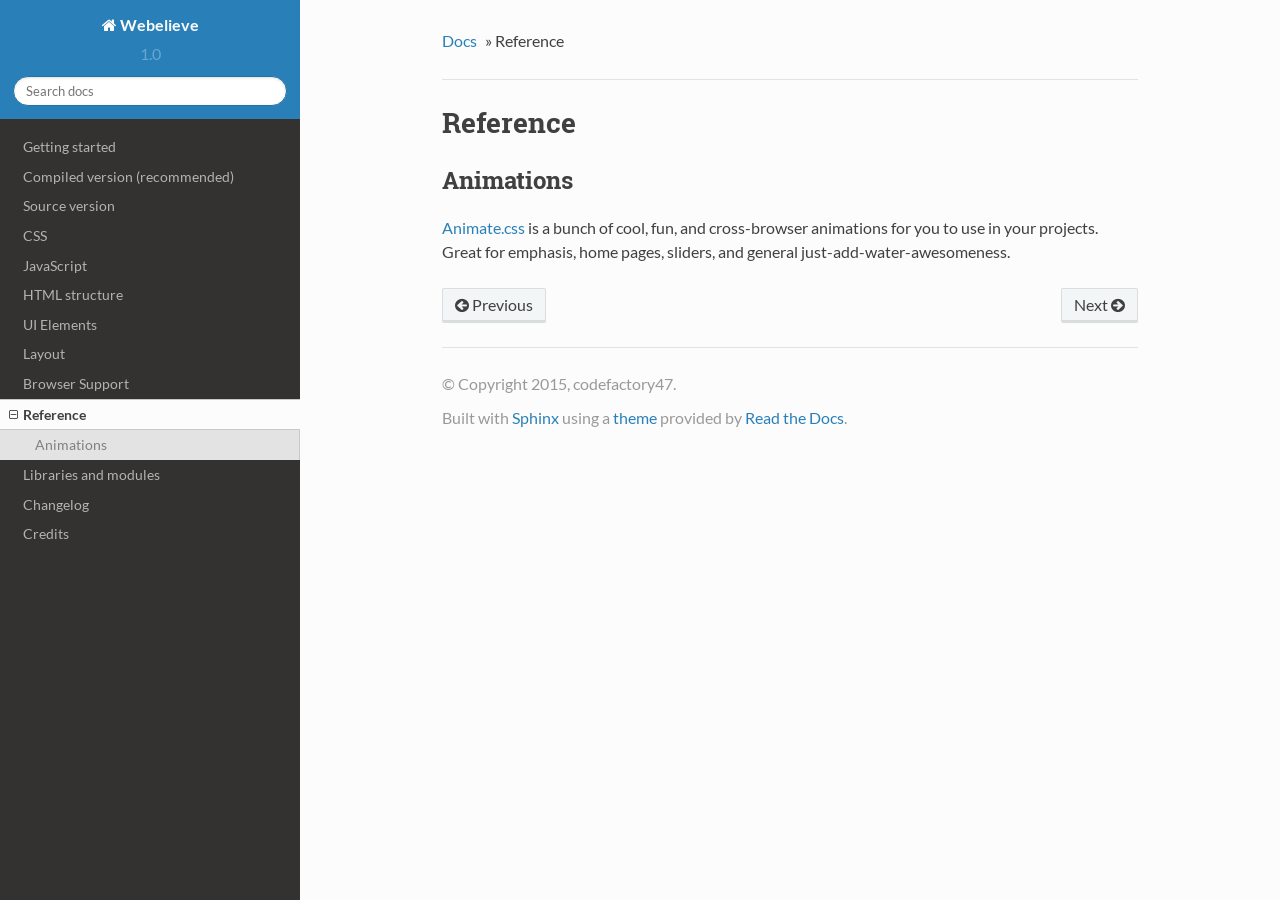
<file: docs/reference.html>
<!DOCTYPE html>
<!--[if IE 8]><html class="no-js lt-ie9" lang="en" > <![endif]-->
<!--[if gt IE 8]><!--> <html class="no-js" lang="en" > <!--<![endif]-->
<head>
  <meta charset="utf-8">
  
  <meta name="viewport" content="width=device-width, initial-scale=1.0">
  
  <title>Reference &mdash; Webelieve 1.0 documentation</title>
  

  
  
    <link rel="shortcut icon" href="_static/favicon.ico"/>
  

  

  
  
    

  

  
  
    <link rel="stylesheet" href="_static/css/theme.css" type="text/css" />
  

  

  
    <link rel="top" title="Webelieve 1.0 documentation" href="index.html"/>
        <link rel="next" title="Libraries and modules" href="libs.html"/>
        <link rel="prev" title="Browser Support" href="browser-support.html"/> 

  
  <script src="_static/js/modernizr.min.js"></script>

</head>

<body class="wy-body-for-nav" role="document">

  <div class="wy-grid-for-nav">

    
    <nav data-toggle="wy-nav-shift" class="wy-nav-side">
      <div class="wy-side-scroll">
        <div class="wy-side-nav-search">
          

          
            <a href="index.html" class="icon icon-home"> Webelieve
          

          
          </a>

          
            
            
              <div class="version">
                1.0
              </div>
            
          

          
<div role="search">
  <form id="rtd-search-form" class="wy-form" action="search.html" method="get">
    <input type="text" name="q" placeholder="Search docs" />
    <input type="hidden" name="check_keywords" value="yes" />
    <input type="hidden" name="area" value="default" />
  </form>
</div>

          
        </div>

        <div class="wy-menu wy-menu-vertical" data-spy="affix" role="navigation" aria-label="main navigation">
          
            
            
                <ul class="current">
<li class="toctree-l1"><a class="reference internal" href="getting-started.html">Getting started</a></li>
<li class="toctree-l1"><a class="reference internal" href="compiled.html">Compiled version (recommended)</a></li>
<li class="toctree-l1"><a class="reference internal" href="source.html">Source version</a></li>
<li class="toctree-l1"><a class="reference internal" href="css.html">CSS</a></li>
<li class="toctree-l1"><a class="reference internal" href="js.html">JavaScript</a></li>
<li class="toctree-l1"><a class="reference internal" href="html.html">HTML structure</a></li>
<li class="toctree-l1"><a class="reference internal" href="ui/index.html">UI Elements</a></li>
<li class="toctree-l1"><a class="reference internal" href="layout/index.html">Layout</a></li>
<li class="toctree-l1"><a class="reference internal" href="browser-support.html">Browser Support</a></li>
<li class="toctree-l1 current"><a class="current reference internal" href="">Reference</a><ul>
<li class="toctree-l2"><a class="reference internal" href="#animations">Animations</a></li>
</ul>
</li>
<li class="toctree-l1"><a class="reference internal" href="libs.html">Libraries and modules</a></li>
<li class="toctree-l1"><a class="reference internal" href="changelog.html">Changelog</a></li>
<li class="toctree-l1"><a class="reference internal" href="credits.html">Credits</a></li>
</ul>

            
          
        </div>
      </div>
    </nav>

    <section data-toggle="wy-nav-shift" class="wy-nav-content-wrap">

      
      <nav class="wy-nav-top" role="navigation" aria-label="top navigation">
        <i data-toggle="wy-nav-top" class="fa fa-bars"></i>
        <a href="index.html">Webelieve</a>
      </nav>


      
      <div class="wy-nav-content">
        <div class="rst-content">
          





<div role="navigation" aria-label="breadcrumbs navigation">
  <ul class="wy-breadcrumbs">
    <li><a href="index.html">Docs</a> &raquo;</li>
      
    <li>Reference</li>
      <li class="wy-breadcrumbs-aside">
        
          
        
      </li>
  </ul>
  <hr/>
</div>
          <div role="main" class="document" itemscope="itemscope" itemtype="http://schema.org/Article">
           <div itemprop="articleBody">
            
  <div class="section" id="reference">
<h1>Reference<a class="headerlink" href="#reference" title="Permalink to this headline">¶</a></h1>
<div class="section" id="animations">
<span id="reference-animations"></span><h2>Animations<a class="headerlink" href="#animations" title="Permalink to this headline">¶</a></h2>
<p><a class="reference external" href="https://daneden.github.io/animate.css/">Animate.css</a> is a bunch of cool, fun, and cross-browser animations for you to use in your projects. Great for emphasis, home pages, sliders, and general just-add-water-awesomeness.</p>
</div>
</div>


           </div>
          </div>
          <footer>
  
    <div class="rst-footer-buttons" role="navigation" aria-label="footer navigation">
      
        <a href="libs.html" class="btn btn-neutral float-right" title="Libraries and modules" accesskey="n">Next <span class="fa fa-arrow-circle-right"></span></a>
      
      
        <a href="browser-support.html" class="btn btn-neutral" title="Browser Support" accesskey="p"><span class="fa fa-arrow-circle-left"></span> Previous</a>
      
    </div>
  

  <hr/>

  <div role="contentinfo">
    <p>
        &copy; Copyright 2015, codefactory47.

    </p>
  </div>
  Built with <a href="http://sphinx-doc.org/">Sphinx</a> using a <a href="https://github.com/snide/sphinx_rtd_theme">theme</a> provided by <a href="https://readthedocs.org">Read the Docs</a>. 

</footer>

        </div>
      </div>

    </section>

  </div>
  


  

    <script type="text/javascript">
        var DOCUMENTATION_OPTIONS = {
            URL_ROOT:'./',
            VERSION:'1.0',
            COLLAPSE_INDEX:false,
            FILE_SUFFIX:'.html',
            HAS_SOURCE:  true
        };
    </script>
      <script type="text/javascript" src="_static/jquery.js"></script>
      <script type="text/javascript" src="_static/underscore.js"></script>
      <script type="text/javascript" src="_static/doctools.js"></script>

  

  
  
    <script type="text/javascript" src="_static/js/theme.js"></script>
  

  
  
  <script type="text/javascript">
      jQuery(function () {
          SphinxRtdTheme.StickyNav.enable();
      });
  </script>
   

</body>
</html>
</file>
<file: docs/_static/css/theme.css>
*{-webkit-box-sizing:border-box;-moz-box-sizing:border-box;box-sizing:border-box}article,aside,details,figcaption,figure,footer,header,hgroup,nav,section{display:block}audio,canvas,video{display:inline-block;*display:inline;*zoom:1}audio:not([controls]){display:none}[hidden]{display:none}*{-webkit-box-sizing:border-box;-moz-box-sizing:border-box;box-sizing:border-box}html{font-size:100%;-webkit-text-size-adjust:100%;-ms-text-size-adjust:100%}body{margin:0}a:hover,a:active{outline:0}abbr[title]{border-bottom:1px dotted}b,strong{font-weight:bold}blockquote{margin:0}dfn{font-style:italic}ins{background:#ff9;color:#000;text-decoration:none}mark{background:#ff0;color:#000;font-style:italic;font-weight:bold}pre,code,.rst-content tt,.rst-content code,kbd,samp{font-family:monospace,serif;_font-family:"courier new",monospace;font-size:1em}pre{white-space:pre}q{quotes:none}q:before,q:after{content:"";content:none}small{font-size:85%}sub,sup{font-size:75%;line-height:0;position:relative;vertical-align:baseline}sup{top:-0.5em}sub{bottom:-0.25em}ul,ol,dl{margin:0;padding:0;list-style:none;list-style-image:none}li{list-style:none}dd{margin:0}img{border:0;-ms-interpolation-mode:bicubic;vertical-align:middle;max-width:100%}svg:not(:root){overflow:hidden}figure{margin:0}form{margin:0}fieldset{border:0;margin:0;padding:0}label{cursor:pointer}legend{border:0;*margin-left:-7px;padding:0;white-space:normal}button,input,select,textarea{font-size:100%;margin:0;vertical-align:baseline;*vertical-align:middle}button,input{line-height:normal}button,input[type="button"],input[type="reset"],input[type="submit"]{cursor:pointer;-webkit-appearance:button;*overflow:visible}button[disabled],input[disabled]{cursor:default}input[type="checkbox"],input[type="radio"]{box-sizing:border-box;padding:0;*width:13px;*height:13px}input[type="search"]{-webkit-appearance:textfield;-moz-box-sizing:content-box;-webkit-box-sizing:content-box;box-sizing:content-box}input[type="search"]::-webkit-search-decoration,input[type="search"]::-webkit-search-cancel-button{-webkit-appearance:none}button::-moz-focus-inner,input::-moz-focus-inner{border:0;padding:0}textarea{overflow:auto;vertical-align:top;resize:vertical}table{border-collapse:collapse;border-spacing:0}td{vertical-align:top}.chromeframe{margin:0.2em 0;background:#ccc;color:#000;padding:0.2em 0}.ir{display:block;border:0;text-indent:-999em;overflow:hidden;background-color:transparent;background-repeat:no-repeat;text-align:left;direction:ltr;*line-height:0}.ir br{display:none}.hidden{display:none !important;visibility:hidden}.visuallyhidden{border:0;clip:rect(0 0 0 0);height:1px;margin:-1px;overflow:hidden;padding:0;position:absolute;width:1px}.visuallyhidden.focusable:active,.visuallyhidden.focusable:focus{clip:auto;height:auto;margin:0;overflow:visible;position:static;width:auto}.invisible{visibility:hidden}.relative{position:relative}big,small{font-size:100%}@media print{html,body,section{background:none !important}*{box-shadow:none !important;text-shadow:none !important;filter:none !important;-ms-filter:none !important}a,a:visited{text-decoration:underline}.ir a:after,a[href^="javascript:"]:after,a[href^="#"]:after{content:""}pre,blockquote{page-break-inside:avoid}thead{display:table-header-group}tr,img{page-break-inside:avoid}img{max-width:100% !important}@page{margin:0.5cm}p,h2,.rst-content .toctree-wrapper p.caption,h3{orphans:3;widows:3}h2,.rst-content .toctree-wrapper p.caption,h3{page-break-after:avoid}}.fa:before,.wy-menu-vertical li span.toctree-expand:before,.wy-menu-vertical li.on a span.toctree-expand:before,.wy-menu-vertical li.current>a span.toctree-expand:before,.rst-content .admonition-title:before,.rst-content h1 .headerlink:before,.rst-content h2 .headerlink:before,.rst-content h3 .headerlink:before,.rst-content h4 .headerlink:before,.rst-content h5 .headerlink:before,.rst-content h6 .headerlink:before,.rst-content dl dt .headerlink:before,.rst-content p.caption .headerlink:before,.rst-content tt.download span:first-child:before,.rst-content code.download span:first-child:before,.icon:before,.wy-dropdown .caret:before,.wy-inline-validate.wy-inline-validate-success .wy-input-context:before,.wy-inline-validate.wy-inline-validate-danger .wy-input-context:before,.wy-inline-validate.wy-inline-validate-warning .wy-input-context:before,.wy-inline-validate.wy-inline-validate-info .wy-input-context:before,.wy-alert,.rst-content .note,.rst-content .attention,.rst-content .caution,.rst-content .danger,.rst-content .error,.rst-content .hint,.rst-content .important,.rst-content .tip,.rst-content .warning,.rst-content .seealso,.rst-content .admonition-todo,.btn,input[type="text"],input[type="password"],input[type="email"],input[type="url"],input[type="date"],input[type="month"],input[type="time"],input[type="datetime"],input[type="datetime-local"],input[type="week"],input[type="number"],input[type="search"],input[type="tel"],input[type="color"],select,textarea,.wy-menu-vertical li.on a,.wy-menu-vertical li.current>a,.wy-side-nav-search>a,.wy-side-nav-search .wy-dropdown>a,.wy-nav-top a{-webkit-font-smoothing:antialiased}.clearfix{*zoom:1}.clearfix:before,.clearfix:after{display:table;content:""}.clearfix:after{clear:both}/*!
 *  Font Awesome 4.2.0 by @davegandy - http://fontawesome.io - @fontawesome
 *  License - http://fontawesome.io/license (Font: SIL OFL 1.1, CSS: MIT License)
 */@font-face{font-family:'FontAwesome';src:url("../fonts/fontawesome-webfont.eot?v=4.2.0");src:url("../fonts/fontawesome-webfont.eot?#iefix&v=4.2.0") format("embedded-opentype"),url("../fonts/fontawesome-webfont.woff?v=4.2.0") format("woff"),url("../fonts/fontawesome-webfont.ttf?v=4.2.0") format("truetype"),url("../fonts/fontawesome-webfont.svg?v=4.2.0#fontawesomeregular") format("svg");font-weight:normal;font-style:normal}.fa,.wy-menu-vertical li span.toctree-expand,.wy-menu-vertical li.on a span.toctree-expand,.wy-menu-vertical li.current>a span.toctree-expand,.rst-content .admonition-title,.rst-content h1 .headerlink,.rst-content h2 .headerlink,.rst-content h3 .headerlink,.rst-content h4 .headerlink,.rst-content h5 .headerlink,.rst-content h6 .headerlink,.rst-content dl dt .headerlink,.rst-content p.caption .headerlink,.rst-content tt.download span:first-child,.rst-content code.download span:first-child,.icon{display:inline-block;font:normal normal normal 14px/1 FontAwesome;font-size:inherit;text-rendering:auto;-webkit-font-smoothing:antialiased;-moz-osx-font-smoothing:grayscale}.fa-lg{font-size:1.33333em;line-height:0.75em;vertical-align:-15%}.fa-2x{font-size:2em}.fa-3x{font-size:3em}.fa-4x{font-size:4em}.fa-5x{font-size:5em}.fa-fw{width:1.28571em;text-align:center}.fa-ul{padding-left:0;margin-left:2.14286em;list-style-type:none}.fa-ul>li{position:relative}.fa-li{position:absolute;left:-2.14286em;width:2.14286em;top:0.14286em;text-align:center}.fa-li.fa-lg{left:-1.85714em}.fa-border{padding:.2em .25em .15em;border:solid 0.08em #eee;border-radius:.1em}.pull-right{float:right}.pull-left{float:left}.fa.pull-left,.wy-menu-vertical li span.pull-left.toctree-expand,.wy-menu-vertical li.on a span.pull-left.toctree-expand,.wy-menu-vertical li.current>a span.pull-left.toctree-expand,.rst-content .pull-left.admonition-title,.rst-content h1 .pull-left.headerlink,.rst-content h2 .pull-left.headerlink,.rst-content h3 .pull-left.headerlink,.rst-content h4 .pull-left.headerlink,.rst-content h5 .pull-left.headerlink,.rst-content h6 .pull-left.headerlink,.rst-content dl dt .pull-left.headerlink,.rst-content p.caption .pull-left.headerlink,.rst-content tt.download span.pull-left:first-child,.rst-content code.download span.pull-left:first-child,.pull-left.icon{margin-right:.3em}.fa.pull-right,.wy-menu-vertical li span.pull-right.toctree-expand,.wy-menu-vertical li.on a span.pull-right.toctree-expand,.wy-menu-vertical li.current>a span.pull-right.toctree-expand,.rst-content .pull-right.admonition-title,.rst-content h1 .pull-right.headerlink,.rst-content h2 .pull-right.headerlink,.rst-content h3 .pull-right.headerlink,.rst-content h4 .pull-right.headerlink,.rst-content h5 .pull-right.headerlink,.rst-content h6 .pull-right.headerlink,.rst-content dl dt .pull-right.headerlink,.rst-content p.caption .pull-right.headerlink,.rst-content tt.download span.pull-right:first-child,.rst-content code.download span.pull-right:first-child,.pull-right.icon{margin-left:.3em}.fa-spin{-webkit-animation:fa-spin 2s infinite linear;animation:fa-spin 2s infinite linear}@-webkit-keyframes fa-spin{0%{-webkit-transform:rotate(0deg);transform:rotate(0deg)}100%{-webkit-transform:rotate(359deg);transform:rotate(359deg)}}@keyframes fa-spin{0%{-webkit-transform:rotate(0deg);transform:rotate(0deg)}100%{-webkit-transform:rotate(359deg);transform:rotate(359deg)}}.fa-rotate-90{filter:progid:DXImageTransform.Microsoft.BasicImage(rotation=1);-webkit-transform:rotate(90deg);-ms-transform:rotate(90deg);transform:rotate(90deg)}.fa-rotate-180{filter:progid:DXImageTransform.Microsoft.BasicImage(rotation=2);-webkit-transform:rotate(180deg);-ms-transform:rotate(180deg);transform:rotate(180deg)}.fa-rotate-270{filter:progid:DXImageTransform.Microsoft.BasicImage(rotation=3);-webkit-transform:rotate(270deg);-ms-transform:rotate(270deg);transform:rotate(270deg)}.fa-flip-horizontal{filter:progid:DXImageTransform.Microsoft.BasicImage(rotation=0);-webkit-transform:scale(-1, 1);-ms-transform:scale(-1, 1);transform:scale(-1, 1)}.fa-flip-vertical{filter:progid:DXImageTransform.Microsoft.BasicImage(rotation=2);-webkit-transform:scale(1, -1);-ms-transform:scale(1, -1);transform:scale(1, -1)}:root .fa-rotate-90,:root .fa-rotate-180,:root .fa-rotate-270,:root .fa-flip-horizontal,:root .fa-flip-vertical{filter:none}.fa-stack{position:relative;display:inline-block;width:2em;height:2em;line-height:2em;vertical-align:middle}.fa-stack-1x,.fa-stack-2x{position:absolute;left:0;width:100%;text-align:center}.fa-stack-1x{line-height:inherit}.fa-stack-2x{font-size:2em}.fa-inverse{color:#fff}.fa-glass:before{content:""}.fa-music:before{content:""}.fa-search:before,.icon-search:before{content:""}.fa-envelope-o:before{content:""}.fa-heart:before{content:""}.fa-star:before{content:""}.fa-star-o:before{content:""}.fa-user:before{content:""}.fa-film:before{content:""}.fa-th-large:before{content:""}.fa-th:before{content:""}.fa-th-list:before{content:""}.fa-check:before{content:""}.fa-remove:before,.fa-close:before,.fa-times:before{content:""}.fa-search-plus:before{content:""}.fa-search-minus:before{content:""}.fa-power-off:before{content:""}.fa-signal:before{content:""}.fa-gear:before,.fa-cog:before{content:""}.fa-trash-o:before{content:""}.fa-home:before,.icon-home:before{content:""}.fa-file-o:before{content:""}.fa-clock-o:before{content:""}.fa-road:before{content:""}.fa-download:before,.rst-content tt.download span:first-child:before,.rst-content code.download span:first-child:before{content:""}.fa-arrow-circle-o-down:before{content:""}.fa-arrow-circle-o-up:before{content:""}.fa-inbox:before{content:""}.fa-play-circle-o:before{content:""}.fa-rotate-right:before,.fa-repeat:before{content:""}.fa-refresh:before{content:""}.fa-list-alt:before{content:""}.fa-lock:before{content:""}.fa-flag:before{content:""}.fa-headphones:before{content:""}.fa-volume-off:before{content:""}.fa-volume-down:before{content:""}.fa-volume-up:before{content:""}.fa-qrcode:before{content:""}.fa-barcode:before{content:""}.fa-tag:before{content:""}.fa-tags:before{content:""}.fa-book:before,.icon-book:before{content:""}.fa-bookmark:before{content:""}.fa-print:before{content:""}.fa-camera:before{content:""}.fa-font:before{content:""}.fa-bold:before{content:""}.fa-italic:before{content:""}.fa-text-height:before{content:""}.fa-text-width:before{content:""}.fa-align-left:before{content:""}.fa-align-center:before{content:""}.fa-align-right:before{content:""}.fa-align-justify:before{content:""}.fa-list:before{content:""}.fa-dedent:before,.fa-outdent:before{content:""}.fa-indent:before{content:""}.fa-video-camera:before{content:""}.fa-photo:before,.fa-image:before,.fa-picture-o:before{content:""}.fa-pencil:before{content:""}.fa-map-marker:before{content:""}.fa-adjust:before{content:""}.fa-tint:before{content:""}.fa-edit:before,.fa-pencil-square-o:before{content:""}.fa-share-square-o:before{content:""}.fa-check-square-o:before{content:""}.fa-arrows:before{content:""}.fa-step-backward:before{content:""}.fa-fast-backward:before{content:""}.fa-backward:before{content:""}.fa-play:before{content:""}.fa-pause:before{content:""}.fa-stop:before{content:""}.fa-forward:before{content:""}.fa-fast-forward:before{content:""}.fa-step-forward:before{content:""}.fa-eject:before{content:""}.fa-chevron-left:before{content:""}.fa-chevron-right:before{content:""}.fa-plus-circle:before{content:""}.fa-minus-circle:before{content:""}.fa-times-circle:before,.wy-inline-validate.wy-inline-validate-danger .wy-input-context:before{content:""}.fa-check-circle:before,.wy-inline-validate.wy-inline-validate-success .wy-input-context:before{content:""}.fa-question-circle:before{content:""}.fa-info-circle:before{content:""}.fa-crosshairs:before{content:""}.fa-times-circle-o:before{content:""}.fa-check-circle-o:before{content:""}.fa-ban:before{content:""}.fa-arrow-left:before{content:""}.fa-arrow-right:before{content:""}.fa-arrow-up:before{content:""}.fa-arrow-down:before{content:""}.fa-mail-forward:before,.fa-share:before{content:""}.fa-expand:before{content:""}.fa-compress:before{content:""}.fa-plus:before{content:""}.fa-minus:before{content:""}.fa-asterisk:before{content:""}.fa-exclamation-circle:before,.wy-inline-validate.wy-inline-validate-warning .wy-input-context:before,.wy-inline-validate.wy-inline-validate-info .wy-input-context:before,.rst-content .admonition-title:before{content:""}.fa-gift:before{content:""}.fa-leaf:before{content:""}.fa-fire:before,.icon-fire:before{content:""}.fa-eye:before{content:""}.fa-eye-slash:before{content:""}.fa-warning:before,.fa-exclamation-triangle:before{content:""}.fa-plane:before{content:""}.fa-calendar:before{content:""}.fa-random:before{content:""}.fa-comment:before{content:""}.fa-magnet:before{content:""}.fa-chevron-up:before{content:""}.fa-chevron-down:before{content:""}.fa-retweet:before{content:""}.fa-shopping-cart:before{content:""}.fa-folder:before{content:""}.fa-folder-open:before{content:""}.fa-arrows-v:before{content:""}.fa-arrows-h:before{content:""}.fa-bar-chart-o:before,.fa-bar-chart:before{content:""}.fa-twitter-square:before{content:""}.fa-facebook-square:before{content:""}.fa-camera-retro:before{content:""}.fa-key:before{content:""}.fa-gears:before,.fa-cogs:before{content:""}.fa-comments:before{content:""}.fa-thumbs-o-up:before{content:""}.fa-thumbs-o-down:before{content:""}.fa-star-half:before{content:""}.fa-heart-o:before{content:""}.fa-sign-out:before{content:""}.fa-linkedin-square:before{content:""}.fa-thumb-tack:before{content:""}.fa-external-link:before{content:""}.fa-sign-in:before{content:""}.fa-trophy:before{content:""}.fa-github-square:before{content:""}.fa-upload:before{content:""}.fa-lemon-o:before{content:""}.fa-phone:before{content:""}.fa-square-o:before{content:""}.fa-bookmark-o:before{content:""}.fa-phone-square:before{content:""}.fa-twitter:before{content:""}.fa-facebook:before{content:""}.fa-github:before,.icon-github:before{content:""}.fa-unlock:before{content:""}.fa-credit-card:before{content:""}.fa-rss:before{content:""}.fa-hdd-o:before{content:""}.fa-bullhorn:before{content:""}.fa-bell:before{content:""}.fa-certificate:before{content:""}.fa-hand-o-right:before{content:""}.fa-hand-o-left:before{content:""}.fa-hand-o-up:before{content:""}.fa-hand-o-down:before{content:""}.fa-arrow-circle-left:before,.icon-circle-arrow-left:before{content:""}.fa-arrow-circle-right:before,.icon-circle-arrow-right:before{content:""}.fa-arrow-circle-up:before{content:""}.fa-arrow-circle-down:before{content:""}.fa-globe:before{content:""}.fa-wrench:before{content:""}.fa-tasks:before{content:""}.fa-filter:before{content:""}.fa-briefcase:before{content:""}.fa-arrows-alt:before{content:""}.fa-group:before,.fa-users:before{content:""}.fa-chain:before,.fa-link:before,.icon-link:before{content:""}.fa-cloud:before{content:""}.fa-flask:before{content:""}.fa-cut:before,.fa-scissors:before{content:""}.fa-copy:before,.fa-files-o:before{content:""}.fa-paperclip:before{content:""}.fa-save:before,.fa-floppy-o:before{content:""}.fa-square:before{content:""}.fa-navicon:before,.fa-reorder:before,.fa-bars:before{content:""}.fa-list-ul:before{content:""}.fa-list-ol:before{content:""}.fa-strikethrough:before{content:""}.fa-underline:before{content:""}.fa-table:before{content:""}.fa-magic:before{content:""}.fa-truck:before{content:""}.fa-pinterest:before{content:""}.fa-pinterest-square:before{content:""}.fa-google-plus-square:before{content:""}.fa-google-plus:before{content:""}.fa-money:before{content:""}.fa-caret-down:before,.wy-dropdown .caret:before,.icon-caret-down:before{content:""}.fa-caret-up:before{content:""}.fa-caret-left:before{content:""}.fa-caret-right:before{content:""}.fa-columns:before{content:""}.fa-unsorted:before,.fa-sort:before{content:""}.fa-sort-down:before,.fa-sort-desc:before{content:""}.fa-sort-up:before,.fa-sort-asc:before{content:""}.fa-envelope:before{content:""}.fa-linkedin:before{content:""}.fa-rotate-left:before,.fa-undo:before{content:""}.fa-legal:before,.fa-gavel:before{content:""}.fa-dashboard:before,.fa-tachometer:before{content:""}.fa-comment-o:before{content:""}.fa-comments-o:before{content:""}.fa-flash:before,.fa-bolt:before{content:""}.fa-sitemap:before{content:""}.fa-umbrella:before{content:""}.fa-paste:before,.fa-clipboard:before{content:""}.fa-lightbulb-o:before{content:""}.fa-exchange:before{content:""}.fa-cloud-download:before{content:""}.fa-cloud-upload:before{content:""}.fa-user-md:before{content:""}.fa-stethoscope:before{content:""}.fa-suitcase:before{content:""}.fa-bell-o:before{content:""}.fa-coffee:before{content:""}.fa-cutlery:before{content:""}.fa-file-text-o:before{content:""}.fa-building-o:before{content:""}.fa-hospital-o:before{content:""}.fa-ambulance:before{content:""}.fa-medkit:before{content:""}.fa-fighter-jet:before{content:""}.fa-beer:before{content:""}.fa-h-square:before{content:""}.fa-plus-square:before{content:""}.fa-angle-double-left:before{content:""}.fa-angle-double-right:before{content:""}.fa-angle-double-up:before{content:""}.fa-angle-double-down:before{content:""}.fa-angle-left:before{content:""}.fa-angle-right:before{content:""}.fa-angle-up:before{content:""}.fa-angle-down:before{content:""}.fa-desktop:before{content:""}.fa-laptop:before{content:""}.fa-tablet:before{content:""}.fa-mobile-phone:before,.fa-mobile:before{content:""}.fa-circle-o:before{content:""}.fa-quote-left:before{content:""}.fa-quote-right:before{content:""}.fa-spinner:before{content:""}.fa-circle:before{content:""}.fa-mail-reply:before,.fa-reply:before{content:""}.fa-github-alt:before{content:""}.fa-folder-o:before{content:""}.fa-folder-open-o:before{content:""}.fa-smile-o:before{content:""}.fa-frown-o:before{content:""}.fa-meh-o:before{content:""}.fa-gamepad:before{content:""}.fa-keyboard-o:before{content:""}.fa-flag-o:before{content:""}.fa-flag-checkered:before{content:""}.fa-terminal:before{content:""}.fa-code:before{content:""}.fa-mail-reply-all:before,.fa-reply-all:before{content:""}.fa-star-half-empty:before,.fa-star-half-full:before,.fa-star-half-o:before{content:""}.fa-location-arrow:before{content:""}.fa-crop:before{content:""}.fa-code-fork:before{content:""}.fa-unlink:before,.fa-chain-broken:before{content:""}.fa-question:before{content:""}.fa-info:before{content:""}.fa-exclamation:before{content:""}.fa-superscript:before{content:""}.fa-subscript:before{content:""}.fa-eraser:before{content:""}.fa-puzzle-piece:before{content:""}.fa-microphone:before{content:""}.fa-microphone-slash:before{content:""}.fa-shield:before{content:""}.fa-calendar-o:before{content:""}.fa-fire-extinguisher:before{content:""}.fa-rocket:before{content:""}.fa-maxcdn:before{content:""}.fa-chevron-circle-left:before{content:""}.fa-chevron-circle-right:before{content:""}.fa-chevron-circle-up:before{content:""}.fa-chevron-circle-down:before{content:""}.fa-html5:before{content:""}.fa-css3:before{content:""}.fa-anchor:before{content:""}.fa-unlock-alt:before{content:""}.fa-bullseye:before{content:""}.fa-ellipsis-h:before{content:""}.fa-ellipsis-v:before{content:""}.fa-rss-square:before{content:""}.fa-play-circle:before{content:""}.fa-ticket:before{content:""}.fa-minus-square:before{content:""}.fa-minus-square-o:before,.wy-menu-vertical li.on a span.toctree-expand:before,.wy-menu-vertical li.current>a span.toctree-expand:before{content:""}.fa-level-up:before{content:""}.fa-level-down:before{content:""}.fa-check-square:before{content:""}.fa-pencil-square:before{content:""}.fa-external-link-square:before{content:""}.fa-share-square:before{content:""}.fa-compass:before{content:""}.fa-toggle-down:before,.fa-caret-square-o-down:before{content:""}.fa-toggle-up:before,.fa-caret-square-o-up:before{content:""}.fa-toggle-right:before,.fa-caret-square-o-right:before{content:""}.fa-euro:before,.fa-eur:before{content:""}.fa-gbp:before{content:""}.fa-dollar:before,.fa-usd:before{content:""}.fa-rupee:before,.fa-inr:before{content:""}.fa-cny:before,.fa-rmb:before,.fa-yen:before,.fa-jpy:before{content:""}.fa-ruble:before,.fa-rouble:before,.fa-rub:before{content:""}.fa-won:before,.fa-krw:before{content:""}.fa-bitcoin:before,.fa-btc:before{content:""}.fa-file:before{content:""}.fa-file-text:before{content:""}.fa-sort-alpha-asc:before{content:""}.fa-sort-alpha-desc:before{content:""}.fa-sort-amount-asc:before{content:""}.fa-sort-amount-desc:before{content:""}.fa-sort-numeric-asc:before{content:""}.fa-sort-numeric-desc:before{content:""}.fa-thumbs-up:before{content:""}.fa-thumbs-down:before{content:""}.fa-youtube-square:before{content:""}.fa-youtube:before{content:""}.fa-xing:before{content:""}.fa-xing-square:before{content:""}.fa-youtube-play:before{content:""}.fa-dropbox:before{content:""}.fa-stack-overflow:before{content:""}.fa-instagram:before{content:""}.fa-flickr:before{content:""}.fa-adn:before{content:""}.fa-bitbucket:before,.icon-bitbucket:before{content:""}.fa-bitbucket-square:before{content:""}.fa-tumblr:before{content:""}.fa-tumblr-square:before{content:""}.fa-long-arrow-down:before{content:""}.fa-long-arrow-up:before{content:""}.fa-long-arrow-left:before{content:""}.fa-long-arrow-right:before{content:""}.fa-apple:before{content:""}.fa-windows:before{content:""}.fa-android:before{content:""}.fa-linux:before{content:""}.fa-dribbble:before{content:""}.fa-skype:before{content:""}.fa-foursquare:before{content:""}.fa-trello:before{content:""}.fa-female:before{content:""}.fa-male:before{content:""}.fa-gittip:before{content:""}.fa-sun-o:before{content:""}.fa-moon-o:before{content:""}.fa-archive:before{content:""}.fa-bug:before{content:""}.fa-vk:before{content:""}.fa-weibo:before{content:""}.fa-renren:before{content:""}.fa-pagelines:before{content:""}.fa-stack-exchange:before{content:""}.fa-arrow-circle-o-right:before{content:""}.fa-arrow-circle-o-left:before{content:""}.fa-toggle-left:before,.fa-caret-square-o-left:before{content:""}.fa-dot-circle-o:before{content:""}.fa-wheelchair:before{content:""}.fa-vimeo-square:before{content:""}.fa-turkish-lira:before,.fa-try:before{content:""}.fa-plus-square-o:before,.wy-menu-vertical li span.toctree-expand:before{content:""}.fa-space-shuttle:before{content:""}.fa-slack:before{content:""}.fa-envelope-square:before{content:""}.fa-wordpress:before{content:""}.fa-openid:before{content:""}.fa-institution:before,.fa-bank:before,.fa-university:before{content:""}.fa-mortar-board:before,.fa-graduation-cap:before{content:""}.fa-yahoo:before{content:""}.fa-google:before{content:""}.fa-reddit:before{content:""}.fa-reddit-square:before{content:""}.fa-stumbleupon-circle:before{content:""}.fa-stumbleupon:before{content:""}.fa-delicious:before{content:""}.fa-digg:before{content:""}.fa-pied-piper:before{content:""}.fa-pied-piper-alt:before{content:""}.fa-drupal:before{content:""}.fa-joomla:before{content:""}.fa-language:before{content:""}.fa-fax:before{content:""}.fa-building:before{content:""}.fa-child:before{content:""}.fa-paw:before{content:""}.fa-spoon:before{content:""}.fa-cube:before{content:""}.fa-cubes:before{content:""}.fa-behance:before{content:""}.fa-behance-square:before{content:""}.fa-steam:before{content:""}.fa-steam-square:before{content:""}.fa-recycle:before{content:""}.fa-automobile:before,.fa-car:before{content:""}.fa-cab:before,.fa-taxi:before{content:""}.fa-tree:before{content:""}.fa-spotify:before{content:""}.fa-deviantart:before{content:""}.fa-soundcloud:before{content:""}.fa-database:before{content:""}.fa-file-pdf-o:before{content:""}.fa-file-word-o:before{content:""}.fa-file-excel-o:before{content:""}.fa-file-powerpoint-o:before{content:""}.fa-file-photo-o:before,.fa-file-picture-o:before,.fa-file-image-o:before{content:""}.fa-file-zip-o:before,.fa-file-archive-o:before{content:""}.fa-file-sound-o:before,.fa-file-audio-o:before{content:""}.fa-file-movie-o:before,.fa-file-video-o:before{content:""}.fa-file-code-o:before{content:""}.fa-vine:before{content:""}.fa-codepen:before{content:""}.fa-jsfiddle:before{content:""}.fa-life-bouy:before,.fa-life-buoy:before,.fa-life-saver:before,.fa-support:before,.fa-life-ring:before{content:""}.fa-circle-o-notch:before{content:""}.fa-ra:before,.fa-rebel:before{content:""}.fa-ge:before,.fa-empire:before{content:""}.fa-git-square:before{content:""}.fa-git:before{content:""}.fa-hacker-news:before{content:""}.fa-tencent-weibo:before{content:""}.fa-qq:before{content:""}.fa-wechat:before,.fa-weixin:before{content:""}.fa-send:before,.fa-paper-plane:before{content:""}.fa-send-o:before,.fa-paper-plane-o:before{content:""}.fa-history:before{content:""}.fa-circle-thin:before{content:""}.fa-header:before{content:""}.fa-paragraph:before{content:""}.fa-sliders:before{content:""}.fa-share-alt:before{content:""}.fa-share-alt-square:before{content:""}.fa-bomb:before{content:""}.fa-soccer-ball-o:before,.fa-futbol-o:before{content:""}.fa-tty:before{content:""}.fa-binoculars:before{content:""}.fa-plug:before{content:""}.fa-slideshare:before{content:""}.fa-twitch:before{content:""}.fa-yelp:before{content:""}.fa-newspaper-o:before{content:""}.fa-wifi:before{content:""}.fa-calculator:before{content:""}.fa-paypal:before{content:""}.fa-google-wallet:before{content:""}.fa-cc-visa:before{content:""}.fa-cc-mastercard:before{content:""}.fa-cc-discover:before{content:""}.fa-cc-amex:before{content:""}.fa-cc-paypal:before{content:""}.fa-cc-stripe:before{content:""}.fa-bell-slash:before{content:""}.fa-bell-slash-o:before{content:""}.fa-trash:before{content:""}.fa-copyright:before{content:""}.fa-at:before{content:""}.fa-eyedropper:before{content:""}.fa-paint-brush:before{content:""}.fa-birthday-cake:before{content:""}.fa-area-chart:before{content:""}.fa-pie-chart:before{content:""}.fa-line-chart:before{content:""}.fa-lastfm:before{content:""}.fa-lastfm-square:before{content:""}.fa-toggle-off:before{content:""}.fa-toggle-on:before{content:""}.fa-bicycle:before{content:""}.fa-bus:before{content:""}.fa-ioxhost:before{content:""}.fa-angellist:before{content:""}.fa-cc:before{content:""}.fa-shekel:before,.fa-sheqel:before,.fa-ils:before{content:""}.fa-meanpath:before{content:""}.fa,.wy-menu-vertical li span.toctree-expand,.wy-menu-vertical li.on a span.toctree-expand,.wy-menu-vertical li.current>a span.toctree-expand,.rst-content .admonition-title,.rst-content h1 .headerlink,.rst-content h2 .headerlink,.rst-content h3 .headerlink,.rst-content h4 .headerlink,.rst-content h5 .headerlink,.rst-content h6 .headerlink,.rst-content dl dt .headerlink,.rst-content p.caption .headerlink,.rst-content tt.download span:first-child,.rst-content code.download span:first-child,.icon,.wy-dropdown .caret,.wy-inline-validate.wy-inline-validate-success .wy-input-context,.wy-inline-validate.wy-inline-validate-danger .wy-input-context,.wy-inline-validate.wy-inline-validate-warning .wy-input-context,.wy-inline-validate.wy-inline-validate-info .wy-input-context{font-family:inherit}.fa:before,.wy-menu-vertical li span.toctree-expand:before,.wy-menu-vertical li.on a span.toctree-expand:before,.wy-menu-vertical li.current>a span.toctree-expand:before,.rst-content .admonition-title:before,.rst-content h1 .headerlink:before,.rst-content h2 .headerlink:before,.rst-content h3 .headerlink:before,.rst-content h4 .headerlink:before,.rst-content h5 .headerlink:before,.rst-content h6 .headerlink:before,.rst-content dl dt .headerlink:before,.rst-content p.caption .headerlink:before,.rst-content tt.download span:first-child:before,.rst-content code.download span:first-child:before,.icon:before,.wy-dropdown .caret:before,.wy-inline-validate.wy-inline-validate-success .wy-input-context:before,.wy-inline-validate.wy-inline-validate-danger .wy-input-context:before,.wy-inline-validate.wy-inline-validate-warning .wy-input-context:before,.wy-inline-validate.wy-inline-validate-info .wy-input-context:before{font-family:"FontAwesome";display:inline-block;font-style:normal;font-weight:normal;line-height:1;text-decoration:inherit}a .fa,a .wy-menu-vertical li span.toctree-expand,.wy-menu-vertical li a span.toctree-expand,.wy-menu-vertical li.on a span.toctree-expand,.wy-menu-vertical li.current>a span.toctree-expand,a .rst-content .admonition-title,.rst-content a .admonition-title,a .rst-content h1 .headerlink,.rst-content h1 a .headerlink,a .rst-content h2 .headerlink,.rst-content h2 a .headerlink,a .rst-content h3 .headerlink,.rst-content h3 a .headerlink,a .rst-content h4 .headerlink,.rst-content h4 a .headerlink,a .rst-content h5 .headerlink,.rst-content h5 a .headerlink,a .rst-content h6 .headerlink,.rst-content h6 a .headerlink,a .rst-content dl dt .headerlink,.rst-content dl dt a .headerlink,a .rst-content p.caption .headerlink,.rst-content p.caption a .headerlink,a .rst-content tt.download span:first-child,.rst-content tt.download a span:first-child,a .rst-content code.download span:first-child,.rst-content code.download a span:first-child,a .icon{display:inline-block;text-decoration:inherit}.btn .fa,.btn .wy-menu-vertical li span.toctree-expand,.wy-menu-vertical li .btn span.toctree-expand,.btn .wy-menu-vertical li.on a span.toctree-expand,.wy-menu-vertical li.on a .btn span.toctree-expand,.btn .wy-menu-vertical li.current>a span.toctree-expand,.wy-menu-vertical li.current>a .btn span.toctree-expand,.btn .rst-content .admonition-title,.rst-content .btn .admonition-title,.btn .rst-content h1 .headerlink,.rst-content h1 .btn .headerlink,.btn .rst-content h2 .headerlink,.rst-content h2 .btn .headerlink,.btn .rst-content h3 .headerlink,.rst-content h3 .btn .headerlink,.btn .rst-content h4 .headerlink,.rst-content h4 .btn .headerlink,.btn .rst-content h5 .headerlink,.rst-content h5 .btn .headerlink,.btn .rst-content h6 .headerlink,.rst-content h6 .btn .headerlink,.btn .rst-content dl dt .headerlink,.rst-content dl dt .btn .headerlink,.btn .rst-content p.caption .headerlink,.rst-content p.caption .btn .headerlink,.btn .rst-content tt.download span:first-child,.rst-content tt.download .btn span:first-child,.btn .rst-content code.download span:first-child,.rst-content code.download .btn span:first-child,.btn .icon,.nav .fa,.nav .wy-menu-vertical li span.toctree-expand,.wy-menu-vertical li .nav span.toctree-expand,.nav .wy-menu-vertical li.on a span.toctree-expand,.wy-menu-vertical li.on a .nav span.toctree-expand,.nav .wy-menu-vertical li.current>a span.toctree-expand,.wy-menu-vertical li.current>a .nav span.toctree-expand,.nav .rst-content .admonition-title,.rst-content .nav .admonition-title,.nav .rst-content h1 .headerlink,.rst-content h1 .nav .headerlink,.nav .rst-content h2 .headerlink,.rst-content h2 .nav .headerlink,.nav .rst-content h3 .headerlink,.rst-content h3 .nav .headerlink,.nav .rst-content h4 .headerlink,.rst-content h4 .nav .headerlink,.nav .rst-content h5 .headerlink,.rst-content h5 .nav .headerlink,.nav .rst-content h6 .headerlink,.rst-content h6 .nav .headerlink,.nav .rst-content dl dt .headerlink,.rst-content dl dt .nav .headerlink,.nav .rst-content p.caption .headerlink,.rst-content p.caption .nav .headerlink,.nav .rst-content tt.download span:first-child,.rst-content tt.download .nav span:first-child,.nav .rst-content code.download span:first-child,.rst-content code.download .nav span:first-child,.nav .icon{display:inline}.btn .fa.fa-large,.btn .wy-menu-vertical li span.fa-large.toctree-expand,.wy-menu-vertical li .btn span.fa-large.toctree-expand,.btn .rst-content .fa-large.admonition-title,.rst-content .btn .fa-large.admonition-title,.btn .rst-content h1 .fa-large.headerlink,.rst-content h1 .btn .fa-large.headerlink,.btn .rst-content h2 .fa-large.headerlink,.rst-content h2 .btn .fa-large.headerlink,.btn .rst-content h3 .fa-large.headerlink,.rst-content h3 .btn .fa-large.headerlink,.btn .rst-content h4 .fa-large.headerlink,.rst-content h4 .btn .fa-large.headerlink,.btn .rst-content h5 .fa-large.headerlink,.rst-content h5 .btn .fa-large.headerlink,.btn .rst-content h6 .fa-large.headerlink,.rst-content h6 .btn .fa-large.headerlink,.btn .rst-content dl dt .fa-large.headerlink,.rst-content dl dt .btn .fa-large.headerlink,.btn .rst-content p.caption .fa-large.headerlink,.rst-content p.caption .btn .fa-large.headerlink,.btn .rst-content tt.download span.fa-large:first-child,.rst-content tt.download .btn span.fa-large:first-child,.btn .rst-content code.download span.fa-large:first-child,.rst-content code.download .btn span.fa-large:first-child,.btn .fa-large.icon,.nav .fa.fa-large,.nav .wy-menu-vertical li span.fa-large.toctree-expand,.wy-menu-vertical li .nav span.fa-large.toctree-expand,.nav .rst-content .fa-large.admonition-title,.rst-content .nav .fa-large.admonition-title,.nav .rst-content h1 .fa-large.headerlink,.rst-content h1 .nav .fa-large.headerlink,.nav .rst-content h2 .fa-large.headerlink,.rst-content h2 .nav .fa-large.headerlink,.nav .rst-content h3 .fa-large.headerlink,.rst-content h3 .nav .fa-large.headerlink,.nav .rst-content h4 .fa-large.headerlink,.rst-content h4 .nav .fa-large.headerlink,.nav .rst-content h5 .fa-large.headerlink,.rst-content h5 .nav .fa-large.headerlink,.nav .rst-content h6 .fa-large.headerlink,.rst-content h6 .nav .fa-large.headerlink,.nav .rst-content dl dt .fa-large.headerlink,.rst-content dl dt .nav .fa-large.headerlink,.nav .rst-content p.caption .fa-large.headerlink,.rst-content p.caption .nav .fa-large.headerlink,.nav .rst-content tt.download span.fa-large:first-child,.rst-content tt.download .nav span.fa-large:first-child,.nav .rst-content code.download span.fa-large:first-child,.rst-content code.download .nav span.fa-large:first-child,.nav .fa-large.icon{line-height:0.9em}.btn .fa.fa-spin,.btn .wy-menu-vertical li span.fa-spin.toctree-expand,.wy-menu-vertical li .btn span.fa-spin.toctree-expand,.btn .rst-content .fa-spin.admonition-title,.rst-content .btn .fa-spin.admonition-title,.btn .rst-content h1 .fa-spin.headerlink,.rst-content h1 .btn .fa-spin.headerlink,.btn .rst-content h2 .fa-spin.headerlink,.rst-content h2 .btn .fa-spin.headerlink,.btn .rst-content h3 .fa-spin.headerlink,.rst-content h3 .btn .fa-spin.headerlink,.btn .rst-content h4 .fa-spin.headerlink,.rst-content h4 .btn .fa-spin.headerlink,.btn .rst-content h5 .fa-spin.headerlink,.rst-content h5 .btn .fa-spin.headerlink,.btn .rst-content h6 .fa-spin.headerlink,.rst-content h6 .btn .fa-spin.headerlink,.btn .rst-content dl dt .fa-spin.headerlink,.rst-content dl dt .btn .fa-spin.headerlink,.btn .rst-content p.caption .fa-spin.headerlink,.rst-content p.caption .btn .fa-spin.headerlink,.btn .rst-content tt.download span.fa-spin:first-child,.rst-content tt.download .btn span.fa-spin:first-child,.btn .rst-content code.download span.fa-spin:first-child,.rst-content code.download .btn span.fa-spin:first-child,.btn .fa-spin.icon,.nav .fa.fa-spin,.nav .wy-menu-vertical li span.fa-spin.toctree-expand,.wy-menu-vertical li .nav span.fa-spin.toctree-expand,.nav .rst-content .fa-spin.admonition-title,.rst-content .nav .fa-spin.admonition-title,.nav .rst-content h1 .fa-spin.headerlink,.rst-content h1 .nav .fa-spin.headerlink,.nav .rst-content h2 .fa-spin.headerlink,.rst-content h2 .nav .fa-spin.headerlink,.nav .rst-content h3 .fa-spin.headerlink,.rst-content h3 .nav .fa-spin.headerlink,.nav .rst-content h4 .fa-spin.headerlink,.rst-content h4 .nav .fa-spin.headerlink,.nav .rst-content h5 .fa-spin.headerlink,.rst-content h5 .nav .fa-spin.headerlink,.nav .rst-content h6 .fa-spin.headerlink,.rst-content h6 .nav .fa-spin.headerlink,.nav .rst-content dl dt .fa-spin.headerlink,.rst-content dl dt .nav .fa-spin.headerlink,.nav .rst-content p.caption .fa-spin.headerlink,.rst-content p.caption .nav .fa-spin.headerlink,.nav .rst-content tt.download span.fa-spin:first-child,.rst-content tt.download .nav span.fa-spin:first-child,.nav .rst-content code.download span.fa-spin:first-child,.rst-content code.download .nav span.fa-spin:first-child,.nav .fa-spin.icon{display:inline-block}.btn.fa:before,.wy-menu-vertical li span.btn.toctree-expand:before,.rst-content .btn.admonition-title:before,.rst-content h1 .btn.headerlink:before,.rst-content h2 .btn.headerlink:before,.rst-content h3 .btn.headerlink:before,.rst-content h4 .btn.headerlink:before,.rst-content h5 .btn.headerlink:before,.rst-content h6 .btn.headerlink:before,.rst-content dl dt .btn.headerlink:before,.rst-content p.caption .btn.headerlink:before,.rst-content tt.download span.btn:first-child:before,.rst-content code.download span.btn:first-child:before,.btn.icon:before{opacity:0.5;-webkit-transition:opacity 0.05s ease-in;-moz-transition:opacity 0.05s ease-in;transition:opacity 0.05s ease-in}.btn.fa:hover:before,.wy-menu-vertical li span.btn.toctree-expand:hover:before,.rst-content .btn.admonition-title:hover:before,.rst-content h1 .btn.headerlink:hover:before,.rst-content h2 .btn.headerlink:hover:before,.rst-content h3 .btn.headerlink:hover:before,.rst-content h4 .btn.headerlink:hover:before,.rst-content h5 .btn.headerlink:hover:before,.rst-content h6 .btn.headerlink:hover:before,.rst-content dl dt .btn.headerlink:hover:before,.rst-content p.caption .btn.headerlink:hover:before,.rst-content tt.download span.btn:first-child:hover:before,.rst-content code.download span.btn:first-child:hover:before,.btn.icon:hover:before{opacity:1}.btn-mini .fa:before,.btn-mini .wy-menu-vertical li span.toctree-expand:before,.wy-menu-vertical li .btn-mini span.toctree-expand:before,.btn-mini .rst-content .admonition-title:before,.rst-content .btn-mini .admonition-title:before,.btn-mini .rst-content h1 .headerlink:before,.rst-content h1 .btn-mini .headerlink:before,.btn-mini .rst-content h2 .headerlink:before,.rst-content h2 .btn-mini .headerlink:before,.btn-mini .rst-content h3 .headerlink:before,.rst-content h3 .btn-mini .headerlink:before,.btn-mini .rst-content h4 .headerlink:before,.rst-content h4 .btn-mini .headerlink:before,.btn-mini .rst-content h5 .headerlink:before,.rst-content h5 .btn-mini .headerlink:before,.btn-mini .rst-content h6 .headerlink:before,.rst-content h6 .btn-mini .headerlink:before,.btn-mini .rst-content dl dt .headerlink:before,.rst-content dl dt .btn-mini .headerlink:before,.btn-mini .rst-content p.caption .headerlink:before,.rst-content p.caption .btn-mini .headerlink:before,.btn-mini .rst-content tt.download span:first-child:before,.rst-content tt.download .btn-mini span:first-child:before,.btn-mini .rst-content code.download span:first-child:before,.rst-content code.download .btn-mini span:first-child:before,.btn-mini .icon:before{font-size:14px;vertical-align:-15%}.wy-alert,.rst-content .note,.rst-content .attention,.rst-content .caution,.rst-content .danger,.rst-content .error,.rst-content .hint,.rst-content .important,.rst-content .tip,.rst-content .warning,.rst-content .seealso,.rst-content .admonition-todo{padding:12px;line-height:24px;margin-bottom:24px;background:#e7f2fa}.wy-alert-title,.rst-content .admonition-title{color:#fff;font-weight:bold;display:block;color:#fff;background:#6ab0de;margin:-12px;padding:6px 12px;margin-bottom:12px}.wy-alert.wy-alert-danger,.rst-content .wy-alert-danger.note,.rst-content .wy-alert-danger.attention,.rst-content .wy-alert-danger.caution,.rst-content .danger,.rst-content .error,.rst-content .wy-alert-danger.hint,.rst-content .wy-alert-danger.important,.rst-content .wy-alert-danger.tip,.rst-content .wy-alert-danger.warning,.rst-content .wy-alert-danger.seealso,.rst-content .wy-alert-danger.admonition-todo{background:#fdf3f2}.wy-alert.wy-alert-danger .wy-alert-title,.rst-content .wy-alert-danger.note .wy-alert-title,.rst-content .wy-alert-danger.attention .wy-alert-title,.rst-content .wy-alert-danger.caution .wy-alert-title,.rst-content .danger .wy-alert-title,.rst-content .error .wy-alert-title,.rst-content .wy-alert-danger.hint .wy-alert-title,.rst-content .wy-alert-danger.important .wy-alert-title,.rst-content .wy-alert-danger.tip .wy-alert-title,.rst-content .wy-alert-danger.warning .wy-alert-title,.rst-content .wy-alert-danger.seealso .wy-alert-title,.rst-content .wy-alert-danger.admonition-todo .wy-alert-title,.wy-alert.wy-alert-danger .rst-content .admonition-title,.rst-content .wy-alert.wy-alert-danger .admonition-title,.rst-content .wy-alert-danger.note .admonition-title,.rst-content .wy-alert-danger.attention .admonition-title,.rst-content .wy-alert-danger.caution .admonition-title,.rst-content .danger .admonition-title,.rst-content .error .admonition-title,.rst-content .wy-alert-danger.hint .admonition-title,.rst-content .wy-alert-danger.important .admonition-title,.rst-content .wy-alert-danger.tip .admonition-title,.rst-content .wy-alert-danger.warning .admonition-title,.rst-content .wy-alert-danger.seealso .admonition-title,.rst-content .wy-alert-danger.admonition-todo .admonition-title{background:#f29f97}.wy-alert.wy-alert-warning,.rst-content .wy-alert-warning.note,.rst-content .attention,.rst-content .caution,.rst-content .wy-alert-warning.danger,.rst-content .wy-alert-warning.error,.rst-content .wy-alert-warning.hint,.rst-content .wy-alert-warning.important,.rst-content .wy-alert-warning.tip,.rst-content .warning,.rst-content .wy-alert-warning.seealso,.rst-content .admonition-todo{background:#ffedcc}.wy-alert.wy-alert-warning .wy-alert-title,.rst-content .wy-alert-warning.note .wy-alert-title,.rst-content .attention .wy-alert-title,.rst-content .caution .wy-alert-title,.rst-content .wy-alert-warning.danger .wy-alert-title,.rst-content .wy-alert-warning.error .wy-alert-title,.rst-content .wy-alert-warning.hint .wy-alert-title,.rst-content .wy-alert-warning.important .wy-alert-title,.rst-content .wy-alert-warning.tip .wy-alert-title,.rst-content .warning .wy-alert-title,.rst-content .wy-alert-warning.seealso .wy-alert-title,.rst-content .admonition-todo .wy-alert-title,.wy-alert.wy-alert-warning .rst-content .admonition-title,.rst-content .wy-alert.wy-alert-warning .admonition-title,.rst-content .wy-alert-warning.note .admonition-title,.rst-content .attention .admonition-title,.rst-content .caution .admonition-title,.rst-content .wy-alert-warning.danger .admonition-title,.rst-content .wy-alert-warning.error .admonition-title,.rst-content .wy-alert-warning.hint .admonition-title,.rst-content .wy-alert-warning.important .admonition-title,.rst-content .wy-alert-warning.tip .admonition-title,.rst-content .warning .admonition-title,.rst-content .wy-alert-warning.seealso .admonition-title,.rst-content .admonition-todo .admonition-title{background:#f0b37e}.wy-alert.wy-alert-info,.rst-content .note,.rst-content .wy-alert-info.attention,.rst-content .wy-alert-info.caution,.rst-content .wy-alert-info.danger,.rst-content .wy-alert-info.error,.rst-content .wy-alert-info.hint,.rst-content .wy-alert-info.important,.rst-content .wy-alert-info.tip,.rst-content .wy-alert-info.warning,.rst-content .seealso,.rst-content .wy-alert-info.admonition-todo{background:#e7f2fa}.wy-alert.wy-alert-info .wy-alert-title,.rst-content .note .wy-alert-title,.rst-content .wy-alert-info.attention .wy-alert-title,.rst-content .wy-alert-info.caution .wy-alert-title,.rst-content .wy-alert-info.danger .wy-alert-title,.rst-content .wy-alert-info.error .wy-alert-title,.rst-content .wy-alert-info.hint .wy-alert-title,.rst-content .wy-alert-info.important .wy-alert-title,.rst-content .wy-alert-info.tip .wy-alert-title,.rst-content .wy-alert-info.warning .wy-alert-title,.rst-content .seealso .wy-alert-title,.rst-content .wy-alert-info.admonition-todo .wy-alert-title,.wy-alert.wy-alert-info .rst-content .admonition-title,.rst-content .wy-alert.wy-alert-info .admonition-title,.rst-content .note .admonition-title,.rst-content .wy-alert-info.attention .admonition-title,.rst-content .wy-alert-info.caution .admonition-title,.rst-content .wy-alert-info.danger .admonition-title,.rst-content .wy-alert-info.error .admonition-title,.rst-content .wy-alert-info.hint .admonition-title,.rst-content .wy-alert-info.important .admonition-title,.rst-content .wy-alert-info.tip .admonition-title,.rst-content .wy-alert-info.warning .admonition-title,.rst-content .seealso .admonition-title,.rst-content .wy-alert-info.admonition-todo .admonition-title{background:#6ab0de}.wy-alert.wy-alert-success,.rst-content .wy-alert-success.note,.rst-content .wy-alert-success.attention,.rst-content .wy-alert-success.caution,.rst-content .wy-alert-success.danger,.rst-content .wy-alert-success.error,.rst-content .hint,.rst-content .important,.rst-content .tip,.rst-content .wy-alert-success.warning,.rst-content .wy-alert-success.seealso,.rst-content .wy-alert-success.admonition-todo{background:#dbfaf4}.wy-alert.wy-alert-success .wy-alert-title,.rst-content .wy-alert-success.note .wy-alert-title,.rst-content .wy-alert-success.attention .wy-alert-title,.rst-content .wy-alert-success.caution .wy-alert-title,.rst-content .wy-alert-success.danger .wy-alert-title,.rst-content .wy-alert-success.error .wy-alert-title,.rst-content .hint .wy-alert-title,.rst-content .important .wy-alert-title,.rst-content .tip .wy-alert-title,.rst-content .wy-alert-success.warning .wy-alert-title,.rst-content .wy-alert-success.seealso .wy-alert-title,.rst-content .wy-alert-success.admonition-todo .wy-alert-title,.wy-alert.wy-alert-success .rst-content .admonition-title,.rst-content .wy-alert.wy-alert-success .admonition-title,.rst-content .wy-alert-success.note .admonition-title,.rst-content .wy-alert-success.attention .admonition-title,.rst-content .wy-alert-success.caution .admonition-title,.rst-content .wy-alert-success.danger .admonition-title,.rst-content .wy-alert-success.error .admonition-title,.rst-content .hint .admonition-title,.rst-content .important .admonition-title,.rst-content .tip .admonition-title,.rst-content .wy-alert-success.warning .admonition-title,.rst-content .wy-alert-success.seealso .admonition-title,.rst-content .wy-alert-success.admonition-todo .admonition-title{background:#1abc9c}.wy-alert.wy-alert-neutral,.rst-content .wy-alert-neutral.note,.rst-content .wy-alert-neutral.attention,.rst-content .wy-alert-neutral.caution,.rst-content .wy-alert-neutral.danger,.rst-content .wy-alert-neutral.error,.rst-content .wy-alert-neutral.hint,.rst-content .wy-alert-neutral.important,.rst-content .wy-alert-neutral.tip,.rst-content .wy-alert-neutral.warning,.rst-content .wy-alert-neutral.seealso,.rst-content .wy-alert-neutral.admonition-todo{background:#f3f6f6}.wy-alert.wy-alert-neutral .wy-alert-title,.rst-content .wy-alert-neutral.note .wy-alert-title,.rst-content .wy-alert-neutral.attention .wy-alert-title,.rst-content .wy-alert-neutral.caution .wy-alert-title,.rst-content .wy-alert-neutral.danger .wy-alert-title,.rst-content .wy-alert-neutral.error .wy-alert-title,.rst-content .wy-alert-neutral.hint .wy-alert-title,.rst-content .wy-alert-neutral.important .wy-alert-title,.rst-content .wy-alert-neutral.tip .wy-alert-title,.rst-content .wy-alert-neutral.warning .wy-alert-title,.rst-content .wy-alert-neutral.seealso .wy-alert-title,.rst-content .wy-alert-neutral.admonition-todo .wy-alert-title,.wy-alert.wy-alert-neutral .rst-content .admonition-title,.rst-content .wy-alert.wy-alert-neutral .admonition-title,.rst-content .wy-alert-neutral.note .admonition-title,.rst-content .wy-alert-neutral.attention .admonition-title,.rst-content .wy-alert-neutral.caution .admonition-title,.rst-content .wy-alert-neutral.danger .admonition-title,.rst-content .wy-alert-neutral.error .admonition-title,.rst-content .wy-alert-neutral.hint .admonition-title,.rst-content .wy-alert-neutral.important .admonition-title,.rst-content .wy-alert-neutral.tip .admonition-title,.rst-content .wy-alert-neutral.warning .admonition-title,.rst-content .wy-alert-neutral.seealso .admonition-title,.rst-content .wy-alert-neutral.admonition-todo .admonition-title{color:#404040;background:#e1e4e5}.wy-alert.wy-alert-neutral a,.rst-content .wy-alert-neutral.note a,.rst-content .wy-alert-neutral.attention a,.rst-content .wy-alert-neutral.caution a,.rst-content .wy-alert-neutral.danger a,.rst-content .wy-alert-neutral.error a,.rst-content .wy-alert-neutral.hint a,.rst-content .wy-alert-neutral.important a,.rst-content .wy-alert-neutral.tip a,.rst-content .wy-alert-neutral.warning a,.rst-content .wy-alert-neutral.seealso a,.rst-content .wy-alert-neutral.admonition-todo a{color:#2980B9}.wy-alert p:last-child,.rst-content .note p:last-child,.rst-content .attention p:last-child,.rst-content .caution p:last-child,.rst-content .danger p:last-child,.rst-content .error p:last-child,.rst-content .hint p:last-child,.rst-content .important p:last-child,.rst-content .tip p:last-child,.rst-content .warning p:last-child,.rst-content .seealso p:last-child,.rst-content .admonition-todo p:last-child{margin-bottom:0}.wy-tray-container{position:fixed;bottom:0px;left:0;z-index:600}.wy-tray-container li{display:block;width:300px;background:transparent;color:#fff;text-align:center;box-shadow:0 5px 5px 0 rgba(0,0,0,0.1);padding:0 24px;min-width:20%;opacity:0;height:0;line-height:56px;overflow:hidden;-webkit-transition:all 0.3s ease-in;-moz-transition:all 0.3s ease-in;transition:all 0.3s ease-in}.wy-tray-container li.wy-tray-item-success{background:#27AE60}.wy-tray-container li.wy-tray-item-info{background:#2980B9}.wy-tray-container li.wy-tray-item-warning{background:#E67E22}.wy-tray-container li.wy-tray-item-danger{background:#E74C3C}.wy-tray-container li.on{opacity:1;height:56px}@media screen and (max-width: 768px){.wy-tray-container{bottom:auto;top:0;width:100%}.wy-tray-container li{width:100%}}button{font-size:100%;margin:0;vertical-align:baseline;*vertical-align:middle;cursor:pointer;line-height:normal;-webkit-appearance:button;*overflow:visible}button::-moz-focus-inner,input::-moz-focus-inner{border:0;padding:0}button[disabled]{cursor:default}.btn{display:inline-block;border-radius:2px;line-height:normal;white-space:nowrap;text-align:center;cursor:pointer;font-size:100%;padding:6px 12px 8px 12px;color:#fff;border:1px solid rgba(0,0,0,0.1);background-color:#27AE60;text-decoration:none;font-weight:normal;font-family:"Lato","proxima-nova","Helvetica Neue",Arial,sans-serif;box-shadow:0px 1px 2px -1px rgba(255,255,255,0.5) inset,0px -2px 0px 0px rgba(0,0,0,0.1) inset;outline-none:false;vertical-align:middle;*display:inline;zoom:1;-webkit-user-drag:none;-webkit-user-select:none;-moz-user-select:none;-ms-user-select:none;user-select:none;-webkit-transition:all 0.1s linear;-moz-transition:all 0.1s linear;transition:all 0.1s linear}.btn-hover{background:#2e8ece;color:#fff}.btn:hover{background:#2cc36b;color:#fff}.btn:focus{background:#2cc36b;outline:0}.btn:active{box-shadow:0px -1px 0px 0px rgba(0,0,0,0.05) inset,0px 2px 0px 0px rgba(0,0,0,0.1) inset;padding:8px 12px 6px 12px}.btn:visited{color:#fff}.btn:disabled{background-image:none;filter:progid:DXImageTransform.Microsoft.gradient(enabled = false);filter:alpha(opacity=40);opacity:0.4;cursor:not-allowed;box-shadow:none}.btn-disabled{background-image:none;filter:progid:DXImageTransform.Microsoft.gradient(enabled = false);filter:alpha(opacity=40);opacity:0.4;cursor:not-allowed;box-shadow:none}.btn-disabled:hover,.btn-disabled:focus,.btn-disabled:active{background-image:none;filter:progid:DXImageTransform.Microsoft.gradient(enabled = false);filter:alpha(opacity=40);opacity:0.4;cursor:not-allowed;box-shadow:none}.btn::-moz-focus-inner{padding:0;border:0}.btn-small{font-size:80%}.btn-info{background-color:#2980B9 !important}.btn-info:hover{background-color:#2e8ece !important}.btn-neutral{background-color:#f3f6f6 !important;color:#404040 !important}.btn-neutral:hover{background-color:#e5ebeb !important;color:#404040}.btn-neutral:visited{color:#404040 !important}.btn-success{background-color:#27AE60 !important}.btn-success:hover{background-color:#295 !important}.btn-danger{background-color:#E74C3C !important}.btn-danger:hover{background-color:#ea6153 !important}.btn-warning{background-color:#E67E22 !important}.btn-warning:hover{background-color:#e98b39 !important}.btn-invert{background-color:#222}.btn-invert:hover{background-color:#2f2f2f !important}.btn-link{background-color:transparent !important;color:#2980B9;box-shadow:none;border-color:transparent !important}.btn-link:hover{background-color:transparent !important;color:#409ad5 !important;box-shadow:none}.btn-link:active{background-color:transparent !important;color:#409ad5 !important;box-shadow:none}.btn-link:visited{color:#9B59B6}.wy-btn-group .btn,.wy-control .btn{vertical-align:middle}.wy-btn-group{margin-bottom:24px;*zoom:1}.wy-btn-group:before,.wy-btn-group:after{display:table;content:""}.wy-btn-group:after{clear:both}.wy-dropdown{position:relative;display:inline-block}.wy-dropdown-active .wy-dropdown-menu{display:block}.wy-dropdown-menu{position:absolute;left:0;display:none;float:left;top:100%;min-width:100%;background:#fcfcfc;z-index:100;border:solid 1px #cfd7dd;box-shadow:0 2px 2px 0 rgba(0,0,0,0.1);padding:12px}.wy-dropdown-menu>dd>a{display:block;clear:both;color:#404040;white-space:nowrap;font-size:90%;padding:0 12px;cursor:pointer}.wy-dropdown-menu>dd>a:hover{background:#2980B9;color:#fff}.wy-dropdown-menu>dd.divider{border-top:solid 1px #cfd7dd;margin:6px 0}.wy-dropdown-menu>dd.search{padding-bottom:12px}.wy-dropdown-menu>dd.search input[type="search"]{width:100%}.wy-dropdown-menu>dd.call-to-action{background:#e3e3e3;text-transform:uppercase;font-weight:500;font-size:80%}.wy-dropdown-menu>dd.call-to-action:hover{background:#e3e3e3}.wy-dropdown-menu>dd.call-to-action .btn{color:#fff}.wy-dropdown.wy-dropdown-up .wy-dropdown-menu{bottom:100%;top:auto;left:auto;right:0}.wy-dropdown.wy-dropdown-bubble .wy-dropdown-menu{background:#fcfcfc;margin-top:2px}.wy-dropdown.wy-dropdown-bubble .wy-dropdown-menu a{padding:6px 12px}.wy-dropdown.wy-dropdown-bubble .wy-dropdown-menu a:hover{background:#2980B9;color:#fff}.wy-dropdown.wy-dropdown-left .wy-dropdown-menu{right:0;left:auto;text-align:right}.wy-dropdown-arrow:before{content:" ";border-bottom:5px solid #f5f5f5;border-left:5px solid transparent;border-right:5px solid transparent;position:absolute;display:block;top:-4px;left:50%;margin-left:-3px}.wy-dropdown-arrow.wy-dropdown-arrow-left:before{left:11px}.wy-form-stacked select{display:block}.wy-form-aligned input,.wy-form-aligned textarea,.wy-form-aligned select,.wy-form-aligned .wy-help-inline,.wy-form-aligned label{display:inline-block;*display:inline;*zoom:1;vertical-align:middle}.wy-form-aligned .wy-control-group>label{display:inline-block;vertical-align:middle;width:10em;margin:6px 12px 0 0;float:left}.wy-form-aligned .wy-control{float:left}.wy-form-aligned .wy-control label{display:block}.wy-form-aligned .wy-control select{margin-top:6px}fieldset{border:0;margin:0;padding:0}legend{display:block;width:100%;border:0;padding:0;white-space:normal;margin-bottom:24px;font-size:150%;*margin-left:-7px}label{display:block;margin:0 0 0.3125em 0;color:#333;font-size:90%}input,select,textarea{font-size:100%;margin:0;vertical-align:baseline;*vertical-align:middle}.wy-control-group{margin-bottom:24px;*zoom:1;max-width:68em;margin-left:auto;margin-right:auto;*zoom:1}.wy-control-group:before,.wy-control-group:after{display:table;content:""}.wy-control-group:after{clear:both}.wy-control-group:before,.wy-control-group:after{display:table;content:""}.wy-control-group:after{clear:both}.wy-control-group.wy-control-group-required>label:after{content:" *";color:#E74C3C}.wy-control-group .wy-form-full,.wy-control-group .wy-form-halves,.wy-control-group .wy-form-thirds{padding-bottom:12px}.wy-control-group .wy-form-full select,.wy-control-group .wy-form-halves select,.wy-control-group .wy-form-thirds select{width:100%}.wy-control-group .wy-form-full input[type="text"],.wy-control-group .wy-form-full input[type="password"],.wy-control-group .wy-form-full input[type="email"],.wy-control-group .wy-form-full input[type="url"],.wy-control-group .wy-form-full input[type="date"],.wy-control-group .wy-form-full input[type="month"],.wy-control-group .wy-form-full input[type="time"],.wy-control-group .wy-form-full input[type="datetime"],.wy-control-group .wy-form-full input[type="datetime-local"],.wy-control-group .wy-form-full input[type="week"],.wy-control-group .wy-form-full input[type="number"],.wy-control-group .wy-form-full input[type="search"],.wy-control-group .wy-form-full input[type="tel"],.wy-control-group .wy-form-full input[type="color"],.wy-control-group .wy-form-halves input[type="text"],.wy-control-group .wy-form-halves input[type="password"],.wy-control-group .wy-form-halves input[type="email"],.wy-control-group .wy-form-halves input[type="url"],.wy-control-group .wy-form-halves input[type="date"],.wy-control-group .wy-form-halves input[type="month"],.wy-control-group .wy-form-halves input[type="time"],.wy-control-group .wy-form-halves input[type="datetime"],.wy-control-group .wy-form-halves input[type="datetime-local"],.wy-control-group .wy-form-halves input[type="week"],.wy-control-group .wy-form-halves input[type="number"],.wy-control-group .wy-form-halves input[type="search"],.wy-control-group .wy-form-halves input[type="tel"],.wy-control-group .wy-form-halves input[type="color"],.wy-control-group .wy-form-thirds input[type="text"],.wy-control-group .wy-form-thirds input[type="password"],.wy-control-group .wy-form-thirds input[type="email"],.wy-control-group .wy-form-thirds input[type="url"],.wy-control-group .wy-form-thirds input[type="date"],.wy-control-group .wy-form-thirds input[type="month"],.wy-control-group .wy-form-thirds input[type="time"],.wy-control-group .wy-form-thirds input[type="datetime"],.wy-control-group .wy-form-thirds input[type="datetime-local"],.wy-control-group .wy-form-thirds input[type="week"],.wy-control-group .wy-form-thirds input[type="number"],.wy-control-group .wy-form-thirds input[type="search"],.wy-control-group .wy-form-thirds input[type="tel"],.wy-control-group .wy-form-thirds input[type="color"]{width:100%}.wy-control-group .wy-form-full{float:left;display:block;margin-right:2.35765%;width:100%;margin-right:0}.wy-control-group .wy-form-full:last-child{margin-right:0}.wy-control-group .wy-form-halves{float:left;display:block;margin-right:2.35765%;width:48.82117%}.wy-control-group .wy-form-halves:last-child{margin-right:0}.wy-control-group .wy-form-halves:nth-of-type(2n){margin-right:0}.wy-control-group .wy-form-halves:nth-of-type(2n+1){clear:left}.wy-control-group .wy-form-thirds{float:left;display:block;margin-right:2.35765%;width:31.76157%}.wy-control-group .wy-form-thirds:last-child{margin-right:0}.wy-control-group .wy-form-thirds:nth-of-type(3n){margin-right:0}.wy-control-group .wy-form-thirds:nth-of-type(3n+1){clear:left}.wy-control-group.wy-control-group-no-input .wy-control{margin:6px 0 0 0;font-size:90%}.wy-control-no-input{display:inline-block;margin:6px 0 0 0;font-size:90%}.wy-control-group.fluid-input input[type="text"],.wy-control-group.fluid-input input[type="password"],.wy-control-group.fluid-input input[type="email"],.wy-control-group.fluid-input input[type="url"],.wy-control-group.fluid-input input[type="date"],.wy-control-group.fluid-input input[type="month"],.wy-control-group.fluid-input input[type="time"],.wy-control-group.fluid-input input[type="datetime"],.wy-control-group.fluid-input input[type="datetime-local"],.wy-control-group.fluid-input input[type="week"],.wy-control-group.fluid-input input[type="number"],.wy-control-group.fluid-input input[type="search"],.wy-control-group.fluid-input input[type="tel"],.wy-control-group.fluid-input input[type="color"]{width:100%}.wy-form-message-inline{display:inline-block;padding-left:0.3em;color:#666;vertical-align:middle;font-size:90%}.wy-form-message{display:block;color:#999;font-size:70%;margin-top:0.3125em;font-style:italic}.wy-form-message p{font-size:inherit;font-style:italic;margin-bottom:6px}.wy-form-message p:last-child{margin-bottom:0}input{line-height:normal}input[type="button"],input[type="reset"],input[type="submit"]{-webkit-appearance:button;cursor:pointer;font-family:"Lato","proxima-nova","Helvetica Neue",Arial,sans-serif;*overflow:visible}input[type="text"],input[type="password"],input[type="email"],input[type="url"],input[type="date"],input[type="month"],input[type="time"],input[type="datetime"],input[type="datetime-local"],input[type="week"],input[type="number"],input[type="search"],input[type="tel"],input[type="color"]{-webkit-appearance:none;padding:6px;display:inline-block;border:1px solid #ccc;font-size:80%;font-family:"Lato","proxima-nova","Helvetica Neue",Arial,sans-serif;box-shadow:inset 0 1px 3px #ddd;border-radius:0;-webkit-transition:border 0.3s linear;-moz-transition:border 0.3s linear;transition:border 0.3s linear}input[type="datetime-local"]{padding:0.34375em 0.625em}input[disabled]{cursor:default}input[type="checkbox"],input[type="radio"]{-webkit-box-sizing:border-box;-moz-box-sizing:border-box;box-sizing:border-box;padding:0;margin-right:0.3125em;*height:13px;*width:13px}input[type="search"]{-webkit-box-sizing:border-box;-moz-box-sizing:border-box;box-sizing:border-box}input[type="search"]::-webkit-search-cancel-button,input[type="search"]::-webkit-search-decoration{-webkit-appearance:none}input[type="text"]:focus,input[type="password"]:focus,input[type="email"]:focus,input[type="url"]:focus,input[type="date"]:focus,input[type="month"]:focus,input[type="time"]:focus,input[type="datetime"]:focus,input[type="datetime-local"]:focus,input[type="week"]:focus,input[type="number"]:focus,input[type="search"]:focus,input[type="tel"]:focus,input[type="color"]:focus{outline:0;outline:thin dotted \9;border-color:#333}input.no-focus:focus{border-color:#ccc !important}input[type="file"]:focus,input[type="radio"]:focus,input[type="checkbox"]:focus{outline:thin dotted #333;outline:1px auto #129FEA}input[type="text"][disabled],input[type="password"][disabled],input[type="email"][disabled],input[type="url"][disabled],input[type="date"][disabled],input[type="month"][disabled],input[type="time"][disabled],input[type="datetime"][disabled],input[type="datetime-local"][disabled],input[type="week"][disabled],input[type="number"][disabled],input[type="search"][disabled],input[type="tel"][disabled],input[type="color"][disabled]{cursor:not-allowed;background-color:#fafafa}input:focus:invalid,textarea:focus:invalid,select:focus:invalid{color:#E74C3C;border:1px solid #E74C3C}input:focus:invalid:focus,textarea:focus:invalid:focus,select:focus:invalid:focus{border-color:#E74C3C}input[type="file"]:focus:invalid:focus,input[type="radio"]:focus:invalid:focus,input[type="checkbox"]:focus:invalid:focus{outline-color:#E74C3C}input.wy-input-large{padding:12px;font-size:100%}textarea{overflow:auto;vertical-align:top;width:100%;font-family:"Lato","proxima-nova","Helvetica Neue",Arial,sans-serif}select,textarea{padding:0.5em 0.625em;display:inline-block;border:1px solid #ccc;font-size:80%;box-shadow:inset 0 1px 3px #ddd;-webkit-transition:border 0.3s linear;-moz-transition:border 0.3s linear;transition:border 0.3s linear}select{border:1px solid #ccc;background-color:#fff}select[multiple]{height:auto}select:focus,textarea:focus{outline:0}select[disabled],textarea[disabled],input[readonly],select[readonly],textarea[readonly]{cursor:not-allowed;background-color:#fafafa}input[type="radio"][disabled],input[type="checkbox"][disabled]{cursor:not-allowed}.wy-checkbox,.wy-radio{margin:6px 0;color:#404040;display:block}.wy-checkbox input,.wy-radio input{vertical-align:baseline}.wy-form-message-inline{display:inline-block;*display:inline;*zoom:1;vertical-align:middle}.wy-input-prefix,.wy-input-suffix{white-space:nowrap;padding:6px}.wy-input-prefix .wy-input-context,.wy-input-suffix .wy-input-context{line-height:27px;padding:0 8px;display:inline-block;font-size:80%;background-color:#f3f6f6;border:solid 1px #ccc;color:#999}.wy-input-suffix .wy-input-context{border-left:0}.wy-input-prefix .wy-input-context{border-right:0}.wy-switch{width:36px;height:12px;margin:12px 0;position:relative;border-radius:4px;background:#ccc;cursor:pointer;-webkit-transition:all 0.2s ease-in-out;-moz-transition:all 0.2s ease-in-out;transition:all 0.2s ease-in-out}.wy-switch:before{position:absolute;content:"";display:block;width:18px;height:18px;border-radius:4px;background:#999;left:-3px;top:-3px;-webkit-transition:all 0.2s ease-in-out;-moz-transition:all 0.2s ease-in-out;transition:all 0.2s ease-in-out}.wy-switch:after{content:"false";position:absolute;left:48px;display:block;font-size:12px;color:#ccc}.wy-switch.active{background:#1e8449}.wy-switch.active:before{left:24px;background:#27AE60}.wy-switch.active:after{content:"true"}.wy-switch.disabled,.wy-switch.active.disabled{cursor:not-allowed}.wy-control-group.wy-control-group-error .wy-form-message,.wy-control-group.wy-control-group-error>label{color:#E74C3C}.wy-control-group.wy-control-group-error input[type="text"],.wy-control-group.wy-control-group-error input[type="password"],.wy-control-group.wy-control-group-error input[type="email"],.wy-control-group.wy-control-group-error input[type="url"],.wy-control-group.wy-control-group-error input[type="date"],.wy-control-group.wy-control-group-error input[type="month"],.wy-control-group.wy-control-group-error input[type="time"],.wy-control-group.wy-control-group-error input[type="datetime"],.wy-control-group.wy-control-group-error input[type="datetime-local"],.wy-control-group.wy-control-group-error input[type="week"],.wy-control-group.wy-control-group-error input[type="number"],.wy-control-group.wy-control-group-error input[type="search"],.wy-control-group.wy-control-group-error input[type="tel"],.wy-control-group.wy-control-group-error input[type="color"]{border:solid 1px #E74C3C}.wy-control-group.wy-control-group-error textarea{border:solid 1px #E74C3C}.wy-inline-validate{white-space:nowrap}.wy-inline-validate .wy-input-context{padding:0.5em 0.625em;display:inline-block;font-size:80%}.wy-inline-validate.wy-inline-validate-success .wy-input-context{color:#27AE60}.wy-inline-validate.wy-inline-validate-danger .wy-input-context{color:#E74C3C}.wy-inline-validate.wy-inline-validate-warning .wy-input-context{color:#E67E22}.wy-inline-validate.wy-inline-validate-info .wy-input-context{color:#2980B9}.rotate-90{-webkit-transform:rotate(90deg);-moz-transform:rotate(90deg);-ms-transform:rotate(90deg);-o-transform:rotate(90deg);transform:rotate(90deg)}.rotate-180{-webkit-transform:rotate(180deg);-moz-transform:rotate(180deg);-ms-transform:rotate(180deg);-o-transform:rotate(180deg);transform:rotate(180deg)}.rotate-270{-webkit-transform:rotate(270deg);-moz-transform:rotate(270deg);-ms-transform:rotate(270deg);-o-transform:rotate(270deg);transform:rotate(270deg)}.mirror{-webkit-transform:scaleX(-1);-moz-transform:scaleX(-1);-ms-transform:scaleX(-1);-o-transform:scaleX(-1);transform:scaleX(-1)}.mirror.rotate-90{-webkit-transform:scaleX(-1) rotate(90deg);-moz-transform:scaleX(-1) rotate(90deg);-ms-transform:scaleX(-1) rotate(90deg);-o-transform:scaleX(-1) rotate(90deg);transform:scaleX(-1) rotate(90deg)}.mirror.rotate-180{-webkit-transform:scaleX(-1) rotate(180deg);-moz-transform:scaleX(-1) rotate(180deg);-ms-transform:scaleX(-1) rotate(180deg);-o-transform:scaleX(-1) rotate(180deg);transform:scaleX(-1) rotate(180deg)}.mirror.rotate-270{-webkit-transform:scaleX(-1) rotate(270deg);-moz-transform:scaleX(-1) rotate(270deg);-ms-transform:scaleX(-1) rotate(270deg);-o-transform:scaleX(-1) rotate(270deg);transform:scaleX(-1) rotate(270deg)}@media only screen and (max-width: 480px){.wy-form button[type="submit"]{margin:0.7em 0 0}.wy-form input[type="text"],.wy-form input[type="password"],.wy-form input[type="email"],.wy-form input[type="url"],.wy-form input[type="date"],.wy-form input[type="month"],.wy-form input[type="time"],.wy-form input[type="datetime"],.wy-form input[type="datetime-local"],.wy-form input[type="week"],.wy-form input[type="number"],.wy-form input[type="search"],.wy-form input[type="tel"],.wy-form input[type="color"]{margin-bottom:0.3em;display:block}.wy-form label{margin-bottom:0.3em;display:block}.wy-form input[type="password"],.wy-form input[type="email"],.wy-form input[type="url"],.wy-form input[type="date"],.wy-form input[type="month"],.wy-form input[type="time"],.wy-form input[type="datetime"],.wy-form input[type="datetime-local"],.wy-form input[type="week"],.wy-form input[type="number"],.wy-form input[type="search"],.wy-form input[type="tel"],.wy-form input[type="color"]{margin-bottom:0}.wy-form-aligned .wy-control-group label{margin-bottom:0.3em;text-align:left;display:block;width:100%}.wy-form-aligned .wy-control{margin:1.5em 0 0 0}.wy-form .wy-help-inline,.wy-form-message-inline,.wy-form-message{display:block;font-size:80%;padding:6px 0}}@media screen and (max-width: 768px){.tablet-hide{display:none}}@media screen and (max-width: 480px){.mobile-hide{display:none}}.float-left{float:left}.float-right{float:right}.full-width{width:100%}.wy-table,.rst-content table.docutils,.rst-content table.field-list{border-collapse:collapse;border-spacing:0;empty-cells:show;margin-bottom:24px}.wy-table caption,.rst-content table.docutils caption,.rst-content table.field-list caption{color:#000;font:italic 85%/1 arial,sans-serif;padding:1em 0;text-align:center}.wy-table td,.rst-content table.docutils td,.rst-content table.field-list td,.wy-table th,.rst-content table.docutils th,.rst-content table.field-list th{font-size:90%;margin:0;overflow:visible;padding:8px 16px}.wy-table td:first-child,.rst-content table.docutils td:first-child,.rst-content table.field-list td:first-child,.wy-table th:first-child,.rst-content table.docutils th:first-child,.rst-content table.field-list th:first-child{border-left-width:0}.wy-table thead,.rst-content table.docutils thead,.rst-content table.field-list thead{color:#000;text-align:left;vertical-align:bottom;white-space:nowrap}.wy-table thead th,.rst-content table.docutils thead th,.rst-content table.field-list thead th{font-weight:bold;border-bottom:solid 2px #e1e4e5}.wy-table td,.rst-content table.docutils td,.rst-content table.field-list td{background-color:transparent;vertical-align:middle}.wy-table td p,.rst-content table.docutils td p,.rst-content table.field-list td p{line-height:18px}.wy-table td p:last-child,.rst-content table.docutils td p:last-child,.rst-content table.field-list td p:last-child{margin-bottom:0}.wy-table .wy-table-cell-min,.rst-content table.docutils .wy-table-cell-min,.rst-content table.field-list .wy-table-cell-min{width:1%;padding-right:0}.wy-table .wy-table-cell-min input[type=checkbox],.rst-content table.docutils .wy-table-cell-min input[type=checkbox],.rst-content table.field-list .wy-table-cell-min input[type=checkbox],.wy-table .wy-table-cell-min input[type=checkbox],.rst-content table.docutils .wy-table-cell-min input[type=checkbox],.rst-content table.field-list .wy-table-cell-min input[type=checkbox]{margin:0}.wy-table-secondary{color:gray;font-size:90%}.wy-table-tertiary{color:gray;font-size:80%}.wy-table-odd td,.wy-table-striped tr:nth-child(2n-1) td,.rst-content table.docutils:not(.field-list) tr:nth-child(2n-1) td{background-color:#f3f6f6}.wy-table-backed{background-color:#f3f6f6}.wy-table-bordered-all,.rst-content table.docutils{border:1px solid #e1e4e5}.wy-table-bordered-all td,.rst-content table.docutils td{border-bottom:1px solid #e1e4e5;border-left:1px solid #e1e4e5}.wy-table-bordered-all tbody>tr:last-child td,.rst-content table.docutils tbody>tr:last-child td{border-bottom-width:0}.wy-table-bordered{border:1px solid #e1e4e5}.wy-table-bordered-rows td{border-bottom:1px solid #e1e4e5}.wy-table-bordered-rows tbody>tr:last-child td{border-bottom-width:0}.wy-table-horizontal tbody>tr:last-child td{border-bottom-width:0}.wy-table-horizontal td,.wy-table-horizontal th{border-width:0 0 1px 0;border-bottom:1px solid #e1e4e5}.wy-table-horizontal tbody>tr:last-child td{border-bottom-width:0}.wy-table-responsive{margin-bottom:24px;max-width:100%;overflow:auto}.wy-table-responsive table{margin-bottom:0 !important}.wy-table-responsive table td,.wy-table-responsive table th{white-space:nowrap}a{color:#2980B9;text-decoration:none;cursor:pointer}a:hover{color:#3091d1}a:visited{color:#9B59B6}html{height:100%;overflow-x:hidden}body{font-family:"Lato","proxima-nova","Helvetica Neue",Arial,sans-serif;font-weight:normal;color:#404040;min-height:100%;overflow-x:hidden;background:#edf0f2}.wy-text-left{text-align:left}.wy-text-center{text-align:center}.wy-text-right{text-align:right}.wy-text-large{font-size:120%}.wy-text-normal{font-size:100%}.wy-text-small,small{font-size:80%}.wy-text-strike{text-decoration:line-through}.wy-text-warning{color:#E67E22 !important}a.wy-text-warning:hover{color:#eb9950 !important}.wy-text-info{color:#2980B9 !important}a.wy-text-info:hover{color:#409ad5 !important}.wy-text-success{color:#27AE60 !important}a.wy-text-success:hover{color:#36d278 !important}.wy-text-danger{color:#E74C3C !important}a.wy-text-danger:hover{color:#ed7669 !important}.wy-text-neutral{color:#404040 !important}a.wy-text-neutral:hover{color:#595959 !important}h1,h2,.rst-content .toctree-wrapper p.caption,h3,h4,h5,h6,legend{margin-top:0;font-weight:700;font-family:"Roboto Slab","ff-tisa-web-pro","Georgia",Arial,sans-serif}p{line-height:24px;margin:0;font-size:16px;margin-bottom:24px}h1{font-size:175%}h2,.rst-content .toctree-wrapper p.caption{font-size:150%}h3{font-size:125%}h4{font-size:115%}h5{font-size:110%}h6{font-size:100%}hr{display:block;height:1px;border:0;border-top:1px solid #e1e4e5;margin:24px 0;padding:0}code,.rst-content tt,.rst-content code{white-space:nowrap;max-width:100%;background:#fff;border:solid 1px #e1e4e5;font-size:75%;padding:0 5px;font-family:Consolas,"Andale Mono WT","Andale Mono","Lucida Console","Lucida Sans Typewriter","DejaVu Sans Mono","Bitstream Vera Sans Mono","Liberation Mono","Nimbus Mono L",Monaco,"Courier New",Courier,monospace;color:#E74C3C;overflow-x:auto}code.code-large,.rst-content tt.code-large{font-size:90%}.wy-plain-list-disc,.rst-content .section ul,.rst-content .toctree-wrapper ul,article ul{list-style:disc;line-height:24px;margin-bottom:24px}.wy-plain-list-disc li,.rst-content .section ul li,.rst-content .toctree-wrapper ul li,article ul li{list-style:disc;margin-left:24px}.wy-plain-list-disc li p:last-child,.rst-content .section ul li p:last-child,.rst-content .toctree-wrapper ul li p:last-child,article ul li p:last-child{margin-bottom:0}.wy-plain-list-disc li ul,.rst-content .section ul li ul,.rst-content .toctree-wrapper ul li ul,article ul li ul{margin-bottom:0}.wy-plain-list-disc li li,.rst-content .section ul li li,.rst-content .toctree-wrapper ul li li,article ul li li{list-style:circle}.wy-plain-list-disc li li li,.rst-content .section ul li li li,.rst-content .toctree-wrapper ul li li li,article ul li li li{list-style:square}.wy-plain-list-disc li ol li,.rst-content .section ul li ol li,.rst-content .toctree-wrapper ul li ol li,article ul li ol li{list-style:decimal}.wy-plain-list-decimal,.rst-content .section ol,.rst-content ol.arabic,article ol{list-style:decimal;line-height:24px;margin-bottom:24px}.wy-plain-list-decimal li,.rst-content .section ol li,.rst-content ol.arabic li,article ol li{list-style:decimal;margin-left:24px}.wy-plain-list-decimal li p:last-child,.rst-content .section ol li p:last-child,.rst-content ol.arabic li p:last-child,article ol li p:last-child{margin-bottom:0}.wy-plain-list-decimal li ul,.rst-content .section ol li ul,.rst-content ol.arabic li ul,article ol li ul{margin-bottom:0}.wy-plain-list-decimal li ul li,.rst-content .section ol li ul li,.rst-content ol.arabic li ul li,article ol li ul li{list-style:disc}.codeblock-example{border:1px solid #e1e4e5;border-bottom:none;padding:24px;padding-top:48px;font-weight:500;background:#fff;position:relative}.codeblock-example:after{content:"Example";position:absolute;top:0px;left:0px;background:#9B59B6;color:#fff;padding:6px 12px}.codeblock-example.prettyprint-example-only{border:1px solid #e1e4e5;margin-bottom:24px}.codeblock,pre.literal-block,.rst-content .literal-block,.rst-content pre.literal-block,div[class^='highlight']{border:1px solid #e1e4e5;padding:0px;overflow-x:auto;background:#fff;margin:1px 0 24px 0}.codeblock div[class^='highlight'],pre.literal-block div[class^='highlight'],.rst-content .literal-block div[class^='highlight'],div[class^='highlight'] div[class^='highlight']{border:none;background:none;margin:0}div[class^='highlight'] td.code{width:100%}.linenodiv pre{border-right:solid 1px #e6e9ea;margin:0;padding:12px 12px;font-family:Consolas,"Andale Mono WT","Andale Mono","Lucida Console","Lucida Sans Typewriter","DejaVu Sans Mono","Bitstream Vera Sans Mono","Liberation Mono","Nimbus Mono L",Monaco,"Courier New",Courier,monospace;font-size:12px;line-height:1.5;color:#d9d9d9}div[class^='highlight'] pre{white-space:pre;margin:0;padding:12px 12px;font-family:Consolas,"Andale Mono WT","Andale Mono","Lucida Console","Lucida Sans Typewriter","DejaVu Sans Mono","Bitstream Vera Sans Mono","Liberation Mono","Nimbus Mono L",Monaco,"Courier New",Courier,monospace;font-size:12px;line-height:1.5;display:block;overflow:auto;color:#404040}@media print{.codeblock,pre.literal-block,.rst-content .literal-block,.rst-content pre.literal-block,div[class^='highlight'],div[class^='highlight'] pre{white-space:pre-wrap}}.hll{background-color:#ffc;margin:0 -12px;padding:0 12px;display:block}.c{color:#998;font-style:italic}.err{color:#a61717;background-color:#e3d2d2}.k{font-weight:bold}.o{font-weight:bold}.cm{color:#998;font-style:italic}.cp{color:#999;font-weight:bold}.c1{color:#998;font-style:italic}.cs{color:#999;font-weight:bold;font-style:italic}.gd{color:#000;background-color:#fdd}.gd .x{color:#000;background-color:#faa}.ge{font-style:italic}.gr{color:#a00}.gh{color:#999}.gi{color:#000;background-color:#dfd}.gi .x{color:#000;background-color:#afa}.go{color:#888}.gp{color:#555}.gs{font-weight:bold}.gu{color:purple;font-weight:bold}.gt{color:#a00}.kc{font-weight:bold}.kd{font-weight:bold}.kn{font-weight:bold}.kp{font-weight:bold}.kr{font-weight:bold}.kt{color:#458;font-weight:bold}.m{color:#099}.s{color:#d14}.n{color:#333}.na{color:teal}.nb{color:#0086b3}.nc{color:#458;font-weight:bold}.no{color:teal}.ni{color:purple}.ne{color:#900;font-weight:bold}.nf{color:#900;font-weight:bold}.nn{color:#555}.nt{color:navy}.nv{color:teal}.ow{font-weight:bold}.w{color:#bbb}.mf{color:#099}.mh{color:#099}.mi{color:#099}.mo{color:#099}.sb{color:#d14}.sc{color:#d14}.sd{color:#d14}.s2{color:#d14}.se{color:#d14}.sh{color:#d14}.si{color:#d14}.sx{color:#d14}.sr{color:#009926}.s1{color:#d14}.ss{color:#990073}.bp{color:#999}.vc{color:teal}.vg{color:teal}.vi{color:teal}.il{color:#099}.gc{color:#999;background-color:#EAF2F5}.wy-breadcrumbs li{display:inline-block}.wy-breadcrumbs li.wy-breadcrumbs-aside{float:right}.wy-breadcrumbs li a{display:inline-block;padding:5px}.wy-breadcrumbs li a:first-child{padding-left:0}.wy-breadcrumbs li code,.wy-breadcrumbs li .rst-content tt,.rst-content .wy-breadcrumbs li tt{padding:5px;border:none;background:none}.wy-breadcrumbs li code.literal,.wy-breadcrumbs li .rst-content tt.literal,.rst-content .wy-breadcrumbs li tt.literal{color:#404040}.wy-breadcrumbs-extra{margin-bottom:0;color:#b3b3b3;font-size:80%;display:inline-block}@media screen and (max-width: 480px){.wy-breadcrumbs-extra{display:none}.wy-breadcrumbs li.wy-breadcrumbs-aside{display:none}}@media print{.wy-breadcrumbs li.wy-breadcrumbs-aside{display:none}}.wy-affix{position:fixed;top:1.618em}.wy-menu a:hover{text-decoration:none}.wy-menu-horiz{*zoom:1}.wy-menu-horiz:before,.wy-menu-horiz:after{display:table;content:""}.wy-menu-horiz:after{clear:both}.wy-menu-horiz ul,.wy-menu-horiz li{display:inline-block}.wy-menu-horiz li:hover{background:rgba(255,255,255,0.1)}.wy-menu-horiz li.divide-left{border-left:solid 1px #404040}.wy-menu-horiz li.divide-right{border-right:solid 1px #404040}.wy-menu-horiz a{height:32px;display:inline-block;line-height:32px;padding:0 16px}.wy-menu-vertical{width:300px}.wy-menu-vertical header,.wy-menu-vertical p.caption{height:32px;display:inline-block;line-height:32px;padding:0 1.618em;margin-bottom:0;display:block;font-weight:bold;text-transform:uppercase;font-size:80%;color:#555;white-space:nowrap}.wy-menu-vertical ul{margin-bottom:0}.wy-menu-vertical li.divide-top{border-top:solid 1px #404040}.wy-menu-vertical li.divide-bottom{border-bottom:solid 1px #404040}.wy-menu-vertical li.current{background:#e3e3e3}.wy-menu-vertical li.current a{color:gray;border-right:solid 1px #c9c9c9;padding:0.4045em 2.427em}.wy-menu-vertical li.current a:hover{background:#d6d6d6}.wy-menu-vertical li code,.wy-menu-vertical li .rst-content tt,.rst-content .wy-menu-vertical li tt{border:none;background:inherit;color:inherit;padding-left:0;padding-right:0}.wy-menu-vertical li span.toctree-expand{display:block;float:left;margin-left:-1.2em;font-size:0.8em;line-height:1.6em;color:#4d4d4d}.wy-menu-vertical li.on a,.wy-menu-vertical li.current>a{color:#404040;padding:0.4045em 1.618em;font-weight:bold;position:relative;background:#fcfcfc;border:none;border-bottom:solid 1px #c9c9c9;border-top:solid 1px #c9c9c9;padding-left:1.618em -4px}.wy-menu-vertical li.on a:hover,.wy-menu-vertical li.current>a:hover{background:#fcfcfc}.wy-menu-vertical li.on a:hover span.toctree-expand,.wy-menu-vertical li.current>a:hover span.toctree-expand{color:gray}.wy-menu-vertical li.on a span.toctree-expand,.wy-menu-vertical li.current>a span.toctree-expand{display:block;font-size:0.8em;line-height:1.6em;color:#333}.wy-menu-vertical li.toctree-l1.current li.toctree-l2>ul,.wy-menu-vertical li.toctree-l2.current li.toctree-l3>ul{display:none}.wy-menu-vertical li.toctree-l1.current li.toctree-l2.current>ul,.wy-menu-vertical li.toctree-l2.current li.toctree-l3.current>ul{display:block}.wy-menu-vertical li.toctree-l2.current>a{background:#c9c9c9;padding:0.4045em 2.427em}.wy-menu-vertical li.toctree-l2.current li.toctree-l3>a{display:block;background:#c9c9c9;padding:0.4045em 4.045em}.wy-menu-vertical li.toctree-l2 a:hover span.toctree-expand{color:gray}.wy-menu-vertical li.toctree-l2 span.toctree-expand{color:#a3a3a3}.wy-menu-vertical li.toctree-l3{font-size:0.9em}.wy-menu-vertical li.toctree-l3.current>a{background:#bdbdbd;padding:0.4045em 4.045em}.wy-menu-vertical li.toctree-l3.current li.toctree-l4>a{display:block;background:#bdbdbd;padding:0.4045em 5.663em;border-top:none;border-bottom:none}.wy-menu-vertical li.toctree-l3 a:hover span.toctree-expand{color:gray}.wy-menu-vertical li.toctree-l3 span.toctree-expand{color:#969696}.wy-menu-vertical li.toctree-l4{font-size:0.9em}.wy-menu-vertical li.current ul{display:block}.wy-menu-vertical li ul{margin-bottom:0;display:none}.wy-menu-vertical .local-toc li ul{display:block}.wy-menu-vertical li ul li a{margin-bottom:0;color:#b3b3b3;font-weight:normal}.wy-menu-vertical a{display:inline-block;line-height:18px;padding:0.4045em 1.618em;display:block;position:relative;font-size:90%;color:#b3b3b3}.wy-menu-vertical a:hover{background-color:#4e4a4a;cursor:pointer}.wy-menu-vertical a:hover span.toctree-expand{color:#b3b3b3}.wy-menu-vertical a:active{background-color:#2980B9;cursor:pointer;color:#fff}.wy-menu-vertical a:active span.toctree-expand{color:#fff}.wy-side-nav-search{display:block;width:300px;padding:0.809em;margin-bottom:0.809em;z-index:200;background-color:#2980B9;text-align:center;padding:0.809em;display:block;color:#fcfcfc;margin-bottom:0.809em}.wy-side-nav-search input[type=text]{width:100%;border-radius:50px;padding:6px 12px;border-color:#2472a4}.wy-side-nav-search img{display:block;margin:auto auto 0.809em auto;height:45px;width:45px;background-color:#2980B9;padding:5px;border-radius:100%}.wy-side-nav-search>a,.wy-side-nav-search .wy-dropdown>a{color:#fcfcfc;font-size:100%;font-weight:bold;display:inline-block;padding:4px 6px;margin-bottom:0.809em}.wy-side-nav-search>a:hover,.wy-side-nav-search .wy-dropdown>a:hover{background:rgba(255,255,255,0.1)}.wy-side-nav-search>a img.logo,.wy-side-nav-search .wy-dropdown>a img.logo{display:block;margin:0 auto;height:auto;width:auto;border-radius:0;max-width:100%;background:transparent}.wy-side-nav-search>a.icon img.logo,.wy-side-nav-search .wy-dropdown>a.icon img.logo{margin-top:0.85em}.wy-side-nav-search>div.version{margin-top:-0.4045em;margin-bottom:0.809em;font-weight:normal;color:rgba(255,255,255,0.3)}.wy-nav .wy-menu-vertical header{color:#2980B9}.wy-nav .wy-menu-vertical a{color:#b3b3b3}.wy-nav .wy-menu-vertical a:hover{background-color:#2980B9;color:#fff}[data-menu-wrap]{-webkit-transition:all 0.2s ease-in;-moz-transition:all 0.2s ease-in;transition:all 0.2s ease-in;position:absolute;opacity:1;width:100%;opacity:0}[data-menu-wrap].move-center{left:0;right:auto;opacity:1}[data-menu-wrap].move-left{right:auto;left:-100%;opacity:0}[data-menu-wrap].move-right{right:-100%;left:auto;opacity:0}.wy-body-for-nav{background:left repeat-y #fcfcfc;background-image:url([data-uri]);background-size:300px 1px}.wy-grid-for-nav{position:absolute;width:100%;height:100%}.wy-nav-side{position:fixed;top:0;bottom:0;left:0;padding-bottom:2em;width:300px;overflow-x:hidden;overflow-y:hidden;min-height:100%;background:#343131;z-index:200}.wy-side-scroll{width:320px;position:relative;overflow-x:hidden;overflow-y:scroll;height:100%}.wy-nav-top{display:none;background:#2980B9;color:#fff;padding:0.4045em 0.809em;position:relative;line-height:50px;text-align:center;font-size:100%;*zoom:1}.wy-nav-top:before,.wy-nav-top:after{display:table;content:""}.wy-nav-top:after{clear:both}.wy-nav-top a{color:#fff;font-weight:bold}.wy-nav-top img{margin-right:12px;height:45px;width:45px;background-color:#2980B9;padding:5px;border-radius:100%}.wy-nav-top i{font-size:30px;float:left;cursor:pointer}.wy-nav-content-wrap{margin-left:300px;background:#fcfcfc;min-height:100%}.wy-nav-content{padding:1.618em 3.236em;height:100%;max-width:800px;margin:auto}.wy-body-mask{position:fixed;width:100%;height:100%;background:rgba(0,0,0,0.2);display:none;z-index:499}.wy-body-mask.on{display:block}footer{color:#999}footer p{margin-bottom:12px}footer span.commit code,footer span.commit .rst-content tt,.rst-content footer span.commit tt{padding:0px;font-family:Consolas,"Andale Mono WT","Andale Mono","Lucida Console","Lucida Sans Typewriter","DejaVu Sans Mono","Bitstream Vera Sans Mono","Liberation Mono","Nimbus Mono L",Monaco,"Courier New",Courier,monospace;font-size:1em;background:none;border:none;color:#999}.rst-footer-buttons{*zoom:1}.rst-footer-buttons:before,.rst-footer-buttons:after{display:table;content:""}.rst-footer-buttons:after{clear:both}#search-results .search li{margin-bottom:24px;border-bottom:solid 1px #e1e4e5;padding-bottom:24px}#search-results .search li:first-child{border-top:solid 1px #e1e4e5;padding-top:24px}#search-results .search li a{font-size:120%;margin-bottom:12px;display:inline-block}#search-results .context{color:gray;font-size:90%}@media screen and (max-width: 768px){.wy-body-for-nav{background:#fcfcfc}.wy-nav-top{display:block}.wy-nav-side{left:-300px}.wy-nav-side.shift{width:85%;left:0}.wy-side-scroll{width:auto}.wy-side-nav-search{width:auto}.wy-menu.wy-menu-vertical{width:auto}.wy-nav-content-wrap{margin-left:0}.wy-nav-content-wrap .wy-nav-content{padding:1.618em}.wy-nav-content-wrap.shift{position:fixed;min-width:100%;left:85%;top:0;height:100%;overflow:hidden}}@media screen and (min-width: 1400px){.wy-nav-content-wrap{background:rgba(0,0,0,0.05)}.wy-nav-content{margin:0;background:#fcfcfc}}@media print{.rst-versions,footer,.wy-nav-side{display:none}.wy-nav-content-wrap{margin-left:0}}.rst-versions{position:fixed;bottom:0;left:0;width:300px;color:#fcfcfc;background:#1f1d1d;border-top:solid 10px #343131;font-family:"Lato","proxima-nova","Helvetica Neue",Arial,sans-serif;z-index:400}.rst-versions a{color:#2980B9;text-decoration:none}.rst-versions .rst-badge-small{display:none}.rst-versions .rst-current-version{padding:12px;background-color:#272525;display:block;text-align:right;font-size:90%;cursor:pointer;color:#27AE60;*zoom:1}.rst-versions .rst-current-version:before,.rst-versions .rst-current-version:after{display:table;content:""}.rst-versions .rst-current-version:after{clear:both}.rst-versions .rst-current-version .fa,.rst-versions .rst-current-version .wy-menu-vertical li span.toctree-expand,.wy-menu-vertical li .rst-versions .rst-current-version span.toctree-expand,.rst-versions .rst-current-version .rst-content .admonition-title,.rst-content .rst-versions .rst-current-version .admonition-title,.rst-versions .rst-current-version .rst-content h1 .headerlink,.rst-content h1 .rst-versions .rst-current-version .headerlink,.rst-versions .rst-current-version .rst-content h2 .headerlink,.rst-content h2 .rst-versions .rst-current-version .headerlink,.rst-versions .rst-current-version .rst-content h3 .headerlink,.rst-content h3 .rst-versions .rst-current-version .headerlink,.rst-versions .rst-current-version .rst-content h4 .headerlink,.rst-content h4 .rst-versions .rst-current-version .headerlink,.rst-versions .rst-current-version .rst-content h5 .headerlink,.rst-content h5 .rst-versions .rst-current-version .headerlink,.rst-versions .rst-current-version .rst-content h6 .headerlink,.rst-content h6 .rst-versions .rst-current-version .headerlink,.rst-versions .rst-current-version .rst-content dl dt .headerlink,.rst-content dl dt .rst-versions .rst-current-version .headerlink,.rst-versions .rst-current-version .rst-content p.caption .headerlink,.rst-content p.caption .rst-versions .rst-current-version .headerlink,.rst-versions .rst-current-version .rst-content tt.download span:first-child,.rst-content tt.download .rst-versions .rst-current-version span:first-child,.rst-versions .rst-current-version .rst-content code.download span:first-child,.rst-content code.download .rst-versions .rst-current-version span:first-child,.rst-versions .rst-current-version .icon{color:#fcfcfc}.rst-versions .rst-current-version .fa-book,.rst-versions .rst-current-version .icon-book{float:left}.rst-versions .rst-current-version .icon-book{float:left}.rst-versions .rst-current-version.rst-out-of-date{background-color:#E74C3C;color:#fff}.rst-versions .rst-current-version.rst-active-old-version{background-color:#F1C40F;color:#000}.rst-versions.shift-up .rst-other-versions{display:block}.rst-versions .rst-other-versions{font-size:90%;padding:12px;color:gray;display:none}.rst-versions .rst-other-versions hr{display:block;height:1px;border:0;margin:20px 0;padding:0;border-top:solid 1px #413d3d}.rst-versions .rst-other-versions dd{display:inline-block;margin:0}.rst-versions .rst-other-versions dd a{display:inline-block;padding:6px;color:#fcfcfc}.rst-versions.rst-badge{width:auto;bottom:20px;right:20px;left:auto;border:none;max-width:300px}.rst-versions.rst-badge .icon-book{float:none}.rst-versions.rst-badge .fa-book,.rst-versions.rst-badge .icon-book{float:none}.rst-versions.rst-badge.shift-up .rst-current-version{text-align:right}.rst-versions.rst-badge.shift-up .rst-current-version .fa-book,.rst-versions.rst-badge.shift-up .rst-current-version .icon-book{float:left}.rst-versions.rst-badge.shift-up .rst-current-version .icon-book{float:left}.rst-versions.rst-badge .rst-current-version{width:auto;height:30px;line-height:30px;padding:0 6px;display:block;text-align:center}@media screen and (max-width: 768px){.rst-versions{width:85%;display:none}.rst-versions.shift{display:block}img{width:100%;height:auto}}.rst-content img{max-width:100%;height:auto !important}.rst-content div.figure{margin-bottom:24px}.rst-content div.figure p.caption{font-style:italic}.rst-content div.figure.align-center{text-align:center}.rst-content .section>img,.rst-content .section>a>img{margin-bottom:24px}.rst-content blockquote{margin-left:24px;line-height:24px;margin-bottom:24px}.rst-content .note .last,.rst-content .attention .last,.rst-content .caution .last,.rst-content .danger .last,.rst-content .error .last,.rst-content .hint .last,.rst-content .important .last,.rst-content .tip .last,.rst-content .warning .last,.rst-content .seealso .last,.rst-content .admonition-todo .last{margin-bottom:0}.rst-content .admonition-title:before{margin-right:4px}.rst-content .admonition table{border-color:rgba(0,0,0,0.1)}.rst-content .admonition table td,.rst-content .admonition table th{background:transparent !important;border-color:rgba(0,0,0,0.1) !important}.rst-content .section ol.loweralpha,.rst-content .section ol.loweralpha li{list-style:lower-alpha}.rst-content .section ol.upperalpha,.rst-content .section ol.upperalpha li{list-style:upper-alpha}.rst-content .section ol p,.rst-content .section ul p{margin-bottom:12px}.rst-content .line-block{margin-left:24px}.rst-content .topic-title{font-weight:bold;margin-bottom:12px}.rst-content .toc-backref{color:#404040}.rst-content .align-right{float:right;margin:0px 0px 24px 24px}.rst-content .align-left{float:left;margin:0px 24px 24px 0px}.rst-content .align-center{margin:auto;display:block}.rst-content h1 .headerlink,.rst-content h2 .headerlink,.rst-content .toctree-wrapper p.caption .headerlink,.rst-content h3 .headerlink,.rst-content h4 .headerlink,.rst-content h5 .headerlink,.rst-content h6 .headerlink,.rst-content dl dt .headerlink,.rst-content p.caption .headerlink{display:none;visibility:hidden;font-size:14px}.rst-content h1 .headerlink:after,.rst-content h2 .headerlink:after,.rst-content .toctree-wrapper p.caption .headerlink:after,.rst-content h3 .headerlink:after,.rst-content h4 .headerlink:after,.rst-content h5 .headerlink:after,.rst-content h6 .headerlink:after,.rst-content dl dt .headerlink:after,.rst-content p.caption .headerlink:after{visibility:visible;content:"";font-family:FontAwesome;display:inline-block}.rst-content h1:hover .headerlink,.rst-content h2:hover .headerlink,.rst-content .toctree-wrapper p.caption:hover .headerlink,.rst-content h3:hover .headerlink,.rst-content h4:hover .headerlink,.rst-content h5:hover .headerlink,.rst-content h6:hover .headerlink,.rst-content dl dt:hover .headerlink,.rst-content p.caption:hover .headerlink{display:inline-block}.rst-content .sidebar{float:right;width:40%;display:block;margin:0 0 24px 24px;padding:24px;background:#f3f6f6;border:solid 1px #e1e4e5}.rst-content .sidebar p,.rst-content .sidebar ul,.rst-content .sidebar dl{font-size:90%}.rst-content .sidebar .last{margin-bottom:0}.rst-content .sidebar .sidebar-title{display:block;font-family:"Roboto Slab","ff-tisa-web-pro","Georgia",Arial,sans-serif;font-weight:bold;background:#e1e4e5;padding:6px 12px;margin:-24px;margin-bottom:24px;font-size:100%}.rst-content .highlighted{background:#F1C40F;display:inline-block;font-weight:bold;padding:0 6px}.rst-content .footnote-reference,.rst-content .citation-reference{vertical-align:super;font-size:90%}.rst-content table.docutils.citation,.rst-content table.docutils.footnote{background:none;border:none;color:#999}.rst-content table.docutils.citation td,.rst-content table.docutils.citation tr,.rst-content table.docutils.footnote td,.rst-content table.docutils.footnote tr{border:none;background-color:transparent !important;white-space:normal}.rst-content table.docutils.citation td.label,.rst-content table.docutils.footnote td.label{padding-left:0;padding-right:0;vertical-align:top}.rst-content table.docutils.citation tt,.rst-content table.docutils.citation code,.rst-content table.docutils.footnote tt,.rst-content table.docutils.footnote code{color:#555}.rst-content table.field-list{border:none}.rst-content table.field-list td{border:none;padding-top:5px}.rst-content table.field-list td>strong{display:inline-block;margin-top:3px}.rst-content table.field-list .field-name{padding-right:10px;text-align:left;white-space:nowrap}.rst-content table.field-list .field-body{text-align:left;padding-left:0}.rst-content tt,.rst-content tt,.rst-content code{color:#000;padding:2px 5px}.rst-content tt big,.rst-content tt em,.rst-content tt big,.rst-content code big,.rst-content tt em,.rst-content code em{font-size:100% !important;line-height:normal}.rst-content tt.literal,.rst-content tt.literal,.rst-content code.literal{color:#E74C3C}.rst-content tt.xref,a .rst-content tt,.rst-content tt.xref,.rst-content code.xref,a .rst-content tt,a .rst-content code{font-weight:bold;color:#404040}.rst-content a tt,.rst-content a tt,.rst-content a code{color:#2980B9}.rst-content dl{margin-bottom:24px}.rst-content dl dt{font-weight:bold}.rst-content dl p,.rst-content dl table,.rst-content dl ul,.rst-content dl ol{margin-bottom:12px !important}.rst-content dl dd{margin:0 0 12px 24px}.rst-content dl:not(.docutils){margin-bottom:24px}.rst-content dl:not(.docutils) dt{display:inline-block;margin:6px 0;font-size:90%;line-height:normal;background:#e7f2fa;color:#2980B9;border-top:solid 3px #6ab0de;padding:6px;position:relative}.rst-content dl:not(.docutils) dt:before{color:#6ab0de}.rst-content dl:not(.docutils) dt .headerlink{color:#404040;font-size:100% !important}.rst-content dl:not(.docutils) dl dt{margin-bottom:6px;border:none;border-left:solid 3px #ccc;background:#f0f0f0;color:#555}.rst-content dl:not(.docutils) dl dt .headerlink{color:#404040;font-size:100% !important}.rst-content dl:not(.docutils) dt:first-child{margin-top:0}.rst-content dl:not(.docutils) tt,.rst-content dl:not(.docutils) tt,.rst-content dl:not(.docutils) code{font-weight:bold}.rst-content dl:not(.docutils) tt.descname,.rst-content dl:not(.docutils) tt.descclassname,.rst-content dl:not(.docutils) tt.descname,.rst-content dl:not(.docutils) code.descname,.rst-content dl:not(.docutils) tt.descclassname,.rst-content dl:not(.docutils) code.descclassname{background-color:transparent;border:none;padding:0;font-size:100% !important}.rst-content dl:not(.docutils) tt.descname,.rst-content dl:not(.docutils) tt.descname,.rst-content dl:not(.docutils) code.descname{font-weight:bold}.rst-content dl:not(.docutils) .optional{display:inline-block;padding:0 4px;color:#000;font-weight:bold}.rst-content dl:not(.docutils) .property{display:inline-block;padding-right:8px}.rst-content .viewcode-link,.rst-content .viewcode-back{display:inline-block;color:#27AE60;font-size:80%;padding-left:24px}.rst-content .viewcode-back{display:block;float:right}.rst-content p.rubric{margin-bottom:12px;font-weight:bold}.rst-content tt.download,.rst-content code.download{background:inherit;padding:inherit;font-family:inherit;font-size:inherit;color:inherit;border:inherit;white-space:inherit}.rst-content tt.download span:first-child:before,.rst-content code.download span:first-child:before{margin-right:4px}@media screen and (max-width: 480px){.rst-content .sidebar{width:100%}}span[id*='MathJax-Span']{color:#404040}.math{text-align:center}@font-face{font-family:"Inconsolata";font-style:normal;font-weight:400;src:local("Inconsolata"),local("Inconsolata-Regular"),url(../fonts/Inconsolata-Regular.ttf) format("truetype")}@font-face{font-family:"Inconsolata";font-style:normal;font-weight:700;src:local("Inconsolata Bold"),local("Inconsolata-Bold"),url(../fonts/Inconsolata-Bold.ttf) format("truetype")}@font-face{font-family:"Lato";font-style:normal;font-weight:400;src:local("Lato Regular"),local("Lato-Regular"),url(../fonts/Lato-Regular.ttf) format("truetype")}@font-face{font-family:"Lato";font-style:normal;font-weight:700;src:local("Lato Bold"),local("Lato-Bold"),url(../fonts/Lato-Bold.ttf) format("truetype")}@font-face{font-family:"Roboto Slab";font-style:normal;font-weight:400;src:local("Roboto Slab Regular"),local("RobotoSlab-Regular"),url(../fonts/RobotoSlab-Regular.ttf) format("truetype")}@font-face{font-family:"Roboto Slab";font-style:normal;font-weight:700;src:local("Roboto Slab Bold"),local("RobotoSlab-Bold"),url(../fonts/RobotoSlab-Bold.ttf) format("truetype")}
/*# sourceMappingURL=theme.css.map */
</file>
